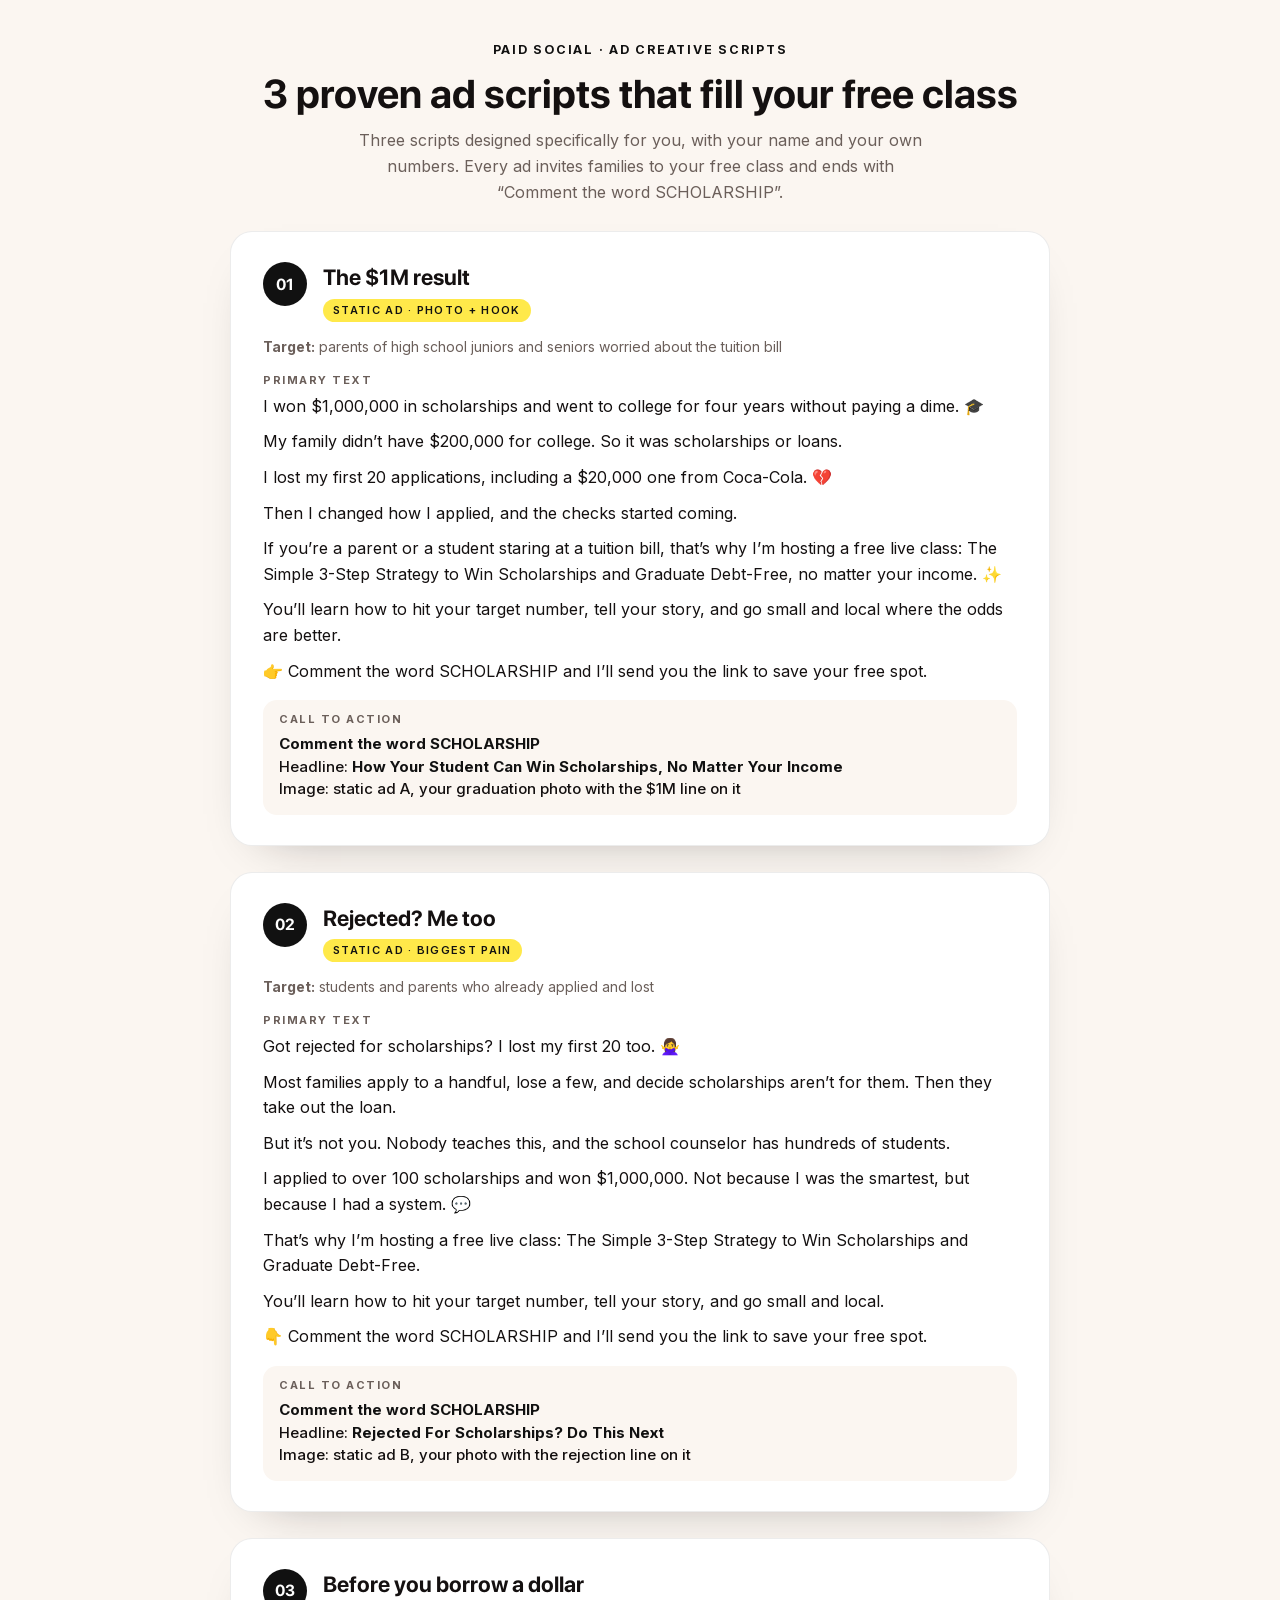
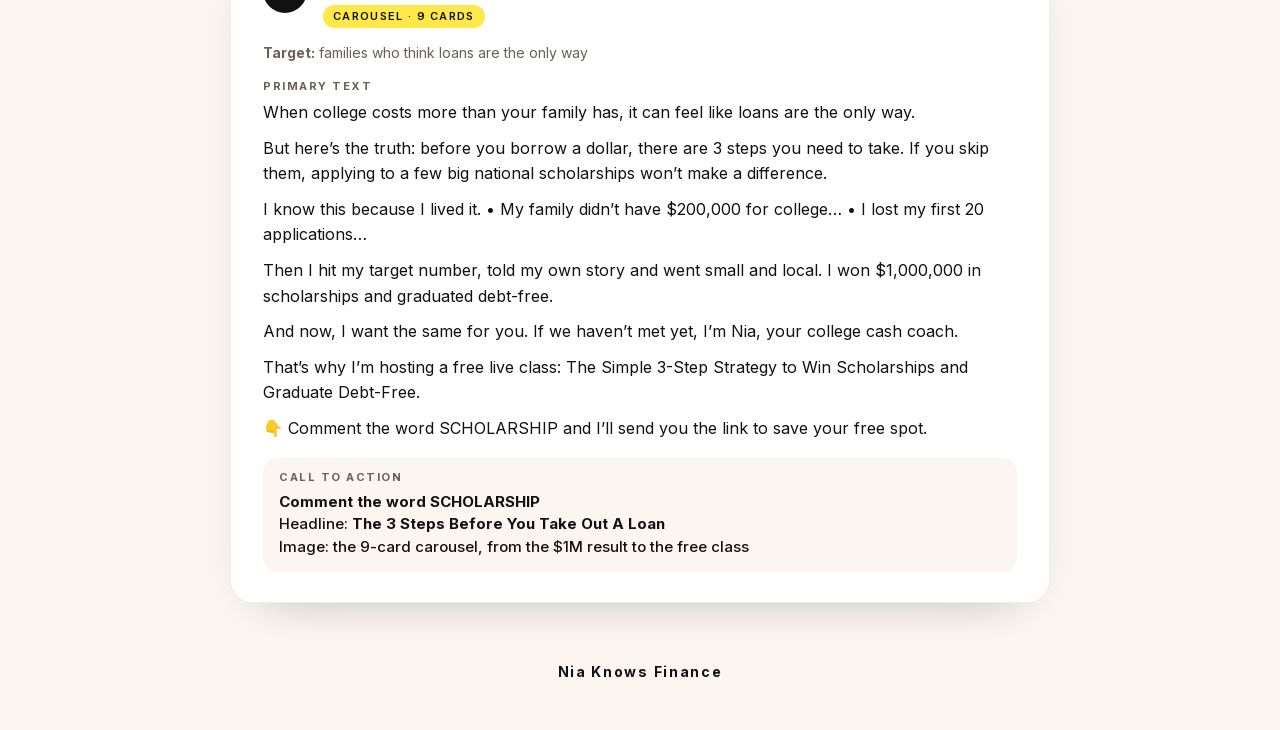
<file: ad-scripts/index.html>
<!doctype html>
<html lang="en">
<head>
  <meta charset="utf-8" />
  <meta name="viewport" content="width=device-width, initial-scale=1" />
  <title>Ad scripts · Nia Knows Finance</title>
  <meta name="robots" content="noindex" />
  <link rel="icon" href="../assets/img/favicon.png" type="image/png" />
  <link rel="apple-touch-icon" href="../assets/img/apple-touch-icon.png" />
    <style>
  @font-face{font-family:"SFD";src:url(../assets/fonts/sfpro-bold.woff2) format("woff2");font-weight:700;font-display:swap}
  @font-face{font-family:"Inter";src:url(../assets/fonts/inter-normal.woff2) format("woff2");font-weight:100 900;font-display:swap}
  :root{--accent:#111111;--accent-ink:#fff;--display:SFD,Inter,sans-serif;--ease:cubic-bezier(.2,.7,.2,1);--ink:#141010;--muted:#6b5f5a;--r:18px;--w:1120px}
  html,body{background:#fbf6f1;color:#141010;margin:0;font-family:Inter,system-ui,sans-serif;overflow-x:hidden}
  .sa__intro{text-align:center;padding:44px 16px 12px}
  .eyebrow{color:#111111;font:700 .78rem/1 Inter,sans-serif;letter-spacing:.14em;text-transform:uppercase;margin:0}
  .sa__title{font:700 clamp(28px,5vw,40px)/1.1 SFD,Inter,sans-serif;margin:.4em 0 .3em}
  .sa__note{color:#6b5f5a;max-width:580px;margin:0 auto 14px;font:400 16px/1.6 Inter,sans-serif}
  .hint{text-align:center;color:#6b5f5a;font:400 14px/1.5 Inter;padding:0 16px}
  .brandfoot{text-align:center;padding:34px 16px 50px;font:700 14px Inter;letter-spacing:.12em}
  .brandfoot b{color:#111111}
  
  .wrap{max-width:820px;margin:0 auto;padding:0 16px}
  .ad{background:#fff;border:1px solid rgba(20,16,16,.08);border-radius:22px;padding:30px 32px;margin:0 0 26px;box-shadow:0 20px 50px -34px rgba(20,16,16,.4)}
  .ad__head{display:flex;gap:16px;align-items:flex-start;margin-bottom:14px}
  .ad__num{flex:none;width:44px;height:44px;border-radius:50%;background:#111111;color:#fff;display:grid;place-items:center;font:700 16px SFD,Inter}
  .ad__title{font:700 22px/1.25 SFD,Inter,sans-serif;margin:2px 0 6px}
  .ad__angle{display:inline-block;font:600 11px/1 Inter;letter-spacing:.12em;text-transform:uppercase;color:#111111;background:#ffe94a;border-radius:99px;padding:6px 10px}
  .ad__target{font:400 14px/1.5 Inter;color:#6b5f5a;margin:0 0 16px}
  .ad__label{font:700 11px/1 Inter;letter-spacing:.14em;text-transform:uppercase;color:#6b5f5a;margin:18px 0 8px}
  .ad__body p{margin:0 0 10px;font:400 16px/1.6 Inter;color:#141010}
  .ad__cta{margin-top:16px;padding:14px 16px;border-radius:14px;background:#fbf6f1;font:500 15px/1.5 Inter}
  .ad__cta b{color:#111111}
  </style>
</head>
<body>
  <main class="page">
    <div class="sa__intro">
      <p class="eyebrow">Paid social · Ad creative scripts</p>
      <h1 class="sa__title">3 proven ad scripts that fill your free class</h1>
      <p class="sa__note">Three scripts designed specifically for you, with your name and your own numbers. Every ad invites families to your free class and ends with &ldquo;Comment the word SCHOLARSHIP&rdquo;.</p>
    </div>
    <div class="wrap"><article class="ad"><div class="ad__head"><span class="ad__num">01</span><div><h2 class="ad__title">The $1M result</h2><span class="ad__angle">Static ad &middot; photo + hook</span></div></div>
<p class="ad__target"><b>Target:</b> parents of high school juniors and seniors worried about the tuition bill</p><p class="ad__label">Primary text</p><div class="ad__body"><p>I won $1,000,000 in scholarships and went to college for four years without paying a dime. &#127891;</p><p>My family didn&rsquo;t have $200,000 for college. So it was scholarships or loans.</p><p>I lost my first 20 applications, including a $20,000 one from Coca-Cola. &#128148;</p><p>Then I changed how I applied, and the checks started coming.</p><p>If you&rsquo;re a parent or a student staring at a tuition bill, that&rsquo;s why I&rsquo;m hosting a free live class: The Simple 3-Step Strategy to Win Scholarships and Graduate Debt-Free, no matter your income. &#10024;</p><p>You&rsquo;ll learn how to hit your target number, tell your story, and go small and local where the odds are better.</p><p>&#128073; Comment the word SCHOLARSHIP and I&rsquo;ll send you the link to save your free spot.</p></div><div class="ad__cta"><p class="ad__label" style="margin-top:0">Call to action</p><b>Comment the word SCHOLARSHIP</b><br>Headline: <b>How Your Student Can Win Scholarships, No Matter Your Income</b><br>Image: static ad A, your graduation photo with the $1M line on it</div></article>
<article class="ad"><div class="ad__head"><span class="ad__num">02</span><div><h2 class="ad__title">Rejected? Me too</h2><span class="ad__angle">Static ad &middot; biggest pain</span></div></div>
<p class="ad__target"><b>Target:</b> students and parents who already applied and lost</p><p class="ad__label">Primary text</p><div class="ad__body"><p>Got rejected for scholarships? I lost my first 20 too. &#128581;&#8205;&#9792;&#65039;</p><p>Most families apply to a handful, lose a few, and decide scholarships aren&rsquo;t for them. Then they take out the loan.</p><p>But it&rsquo;s not you. Nobody teaches this, and the school counselor has hundreds of students.</p><p>I applied to over 100 scholarships and won $1,000,000. Not because I was the smartest, but because I had a system. &#128172;</p><p>That&rsquo;s why I&rsquo;m hosting a free live class: The Simple 3-Step Strategy to Win Scholarships and Graduate Debt-Free.</p><p>You&rsquo;ll learn how to hit your target number, tell your story, and go small and local.</p><p>&#128071; Comment the word SCHOLARSHIP and I&rsquo;ll send you the link to save your free spot.</p></div><div class="ad__cta"><p class="ad__label" style="margin-top:0">Call to action</p><b>Comment the word SCHOLARSHIP</b><br>Headline: <b>Rejected For Scholarships? Do This Next</b><br>Image: static ad B, your photo with the rejection line on it</div></article>
<article class="ad"><div class="ad__head"><span class="ad__num">03</span><div><h2 class="ad__title">Before you borrow a dollar</h2><span class="ad__angle">Carousel &middot; 9 cards</span></div></div>
<p class="ad__target"><b>Target:</b> families who think loans are the only way</p><p class="ad__label">Primary text</p><div class="ad__body"><p>When college costs more than your family has, it can feel like loans are the only way.</p><p>But here&rsquo;s the truth: before you borrow a dollar, there are 3 steps you need to take. If you skip them, applying to a few big national scholarships won&rsquo;t make a difference.</p><p>I know this because I lived it. &bull; My family didn&rsquo;t have $200,000 for college&hellip; &bull; I lost my first 20 applications&hellip;</p><p>Then I hit my target number, told my own story and went small and local. I won $1,000,000 in scholarships and graduated debt-free.</p><p>And now, I want the same for you. If we haven&rsquo;t met yet, I&rsquo;m Nia, your college cash coach.</p><p>That&rsquo;s why I&rsquo;m hosting a free live class: The Simple 3-Step Strategy to Win Scholarships and Graduate Debt-Free.</p><p>&#128071; Comment the word SCHOLARSHIP and I&rsquo;ll send you the link to save your free spot.</p></div><div class="ad__cta"><p class="ad__label" style="margin-top:0">Call to action</p><b>Comment the word SCHOLARSHIP</b><br>Headline: <b>The 3 Steps Before You Take Out A Loan</b><br>Image: the 9-card carousel, from the $1M result to the free class</div></article>

</div>
  </main>
  <footer class="brandfoot"><b>Nia Knows Finance</b></footer>
</body>
</html>
</file>
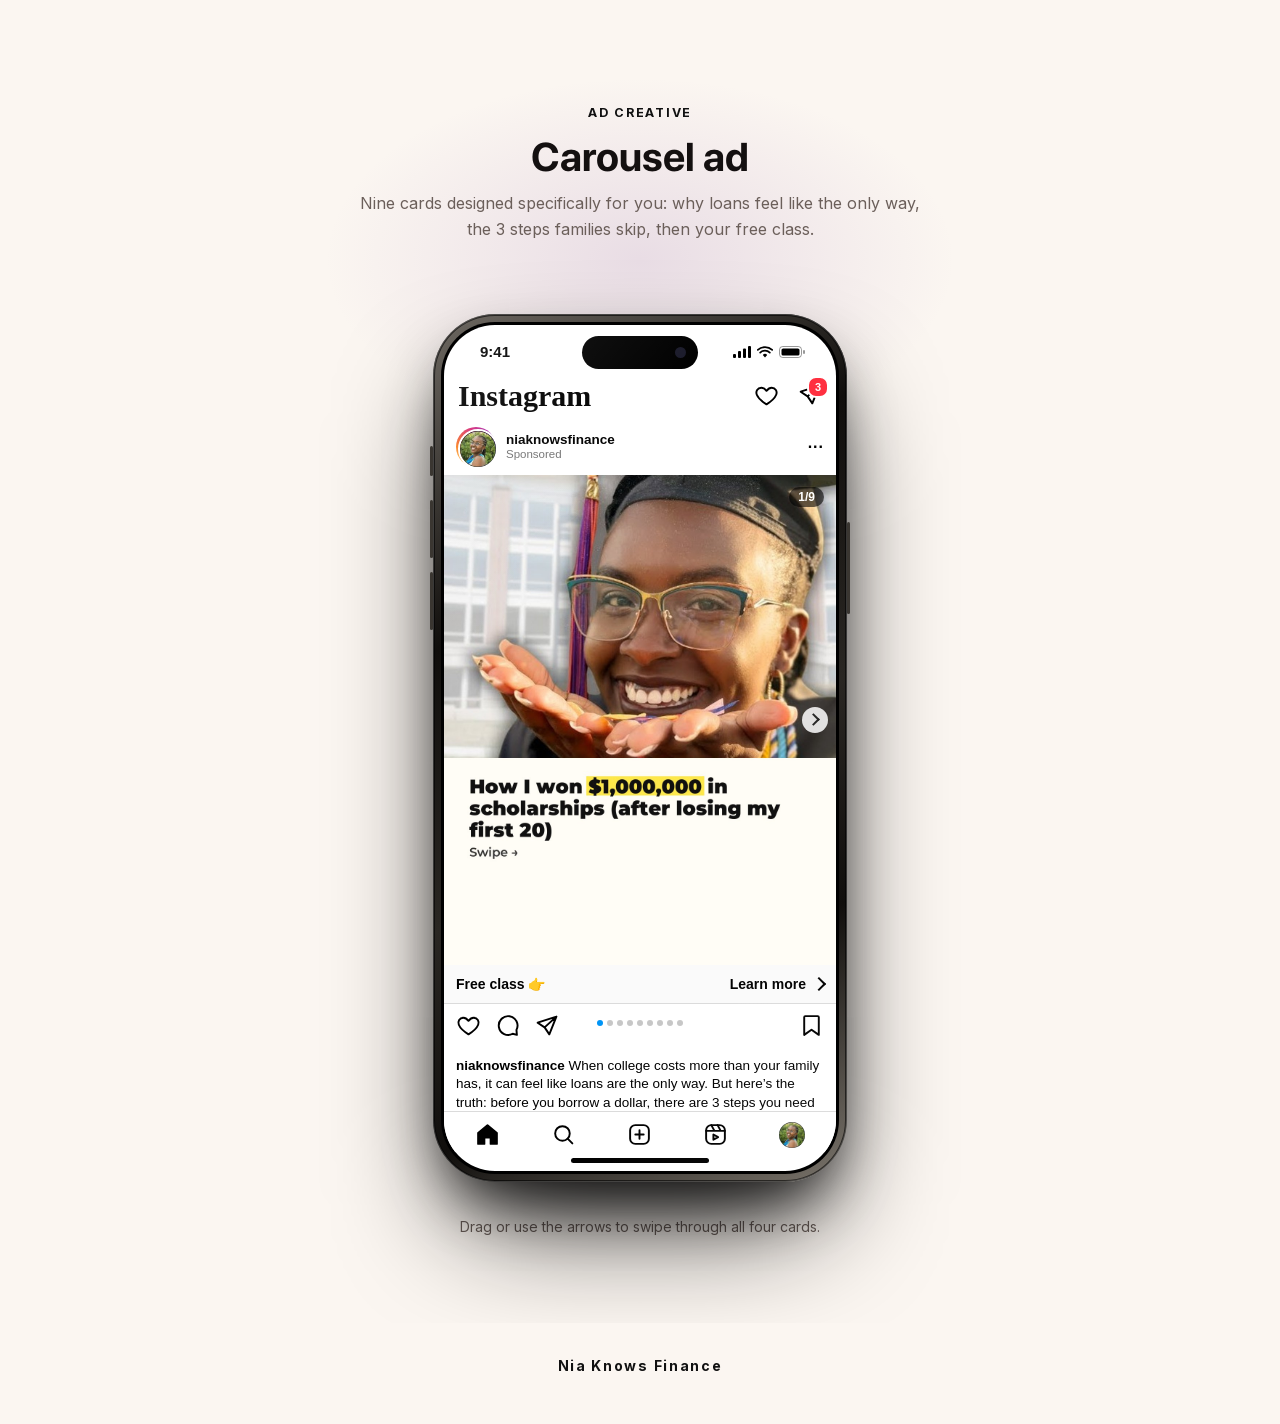
<file: carousel/index.html>
<!doctype html>
<html lang="en">
<head>
  <meta charset="utf-8" />
  <meta name="viewport" content="width=device-width, initial-scale=1" />
  <title>Carousel ad · Nia Knows Finance</title>
  <meta name="robots" content="noindex" />
  <link rel="icon" href="../assets/img/favicon.png" type="image/png" />
  <link rel="apple-touch-icon" href="../assets/img/apple-touch-icon.png" />
  <link rel="stylesheet" href="../assets/phone.css" />
  <style>
  @font-face{font-family:"SFD";src:url(../assets/fonts/sfpro-bold.woff2) format("woff2");font-weight:700;font-display:swap}
  @font-face{font-family:"Inter";src:url(../assets/fonts/inter-normal.woff2) format("woff2");font-weight:100 900;font-display:swap}
  :root{--accent:#111111;--accent-ink:#fff;--display:SFD,Inter,sans-serif;--ease:cubic-bezier(.2,.7,.2,1);--ink:#141010;--muted:#6b5f5a;--r:18px;--w:1120px}
  html,body{background:#fbf6f1;color:#141010;margin:0;font-family:Inter,system-ui,sans-serif;overflow-x:hidden}
  .sa__intro{text-align:center;padding:44px 16px 12px}
  .eyebrow{color:#111111;font:700 .78rem/1 Inter,sans-serif;letter-spacing:.14em;text-transform:uppercase;margin:0}
  .sa__title{font:700 clamp(28px,5vw,40px)/1.1 SFD,Inter,sans-serif;margin:.4em 0 .3em}
  .sa__note{color:#6b5f5a;max-width:580px;margin:0 auto 14px;font:400 16px/1.6 Inter,sans-serif}
  .hint{text-align:center;color:#6b5f5a;font:400 14px/1.5 Inter;padding:0 16px}
  .brandfoot{text-align:center;padding:34px 16px 50px;font:700 14px Inter;letter-spacing:.12em}
  .brandfoot b{color:#111111}
  </style>
<script>try{if("scrollRestoration" in history)history.scrollRestoration="manual"}catch(e){}addEventListener("load",function(){if(!location.hash){scrollTo(0,0)}});</script>
</head>
<body>
  <main class="page">
    <section class="sa">
      <div class="sa__glow" aria-hidden="true"></div>
      <div class="sa__intro">
        <p class="eyebrow">Ad creative</p>
        <h1 class="sa__title">Carousel ad</h1>
        <p class="sa__note">Nine cards designed specifically for you: why loans feel like the only way, the 3 steps families skip, then your free class.</p>
      </div>
      <div class="stage">
        <div class="phone-wrap" id="pw">
          <div class="iphone">
            <span class="btn-side l" style="top:132px;height:30px"></span><span class="btn-side l" style="top:186px;height:58px"></span><span class="btn-side l" style="top:258px;height:58px"></span><span class="btn-side r" style="top:208px;height:92px"></span>
            <div class="screen">
              <div class="status"><span>9:41</span><span class="island"></span><span class="ic"><svg viewBox="0 0 18 12"><rect x="0" y="8" width="3" height="4" rx="1" fill="#000"/><rect x="5" y="5" width="3" height="7" rx="1" fill="#000"/><rect x="10" y="2.5" width="3" height="9.5" rx="1" fill="#000"/><rect x="15" y="0" width="3" height="12" rx="1" fill="#000"/></svg><svg viewBox="0 0 16 12"><path d="M8 11.5l2.2-2.6a3.2 3.2 0 0 0-4.4 0z" fill="#000"/><path d="M3.2 6.6a6.8 6.8 0 0 1 9.6 0" stroke="#000" stroke-width="1.8" fill="none" stroke-linecap="round"/><path d="M.8 3.9a10.5 10.5 0 0 1 14.4 0" stroke="#000" stroke-width="1.8" fill="none" stroke-linecap="round"/></svg><svg viewBox="0 0 27 12"><rect x=".5" y=".5" width="22" height="11" rx="3.2" fill="none" stroke="#000" opacity=".4"/><rect x="2.5" y="2.5" width="18" height="7" rx="1.6" fill="#000"/><rect x="24" y="4" width="2" height="4" rx="1" fill="#000" opacity=".4"/></svg></span></div>
              <div class="ig-top"><span class="ig-logo">Instagram</span><span class="ic"><svg viewBox="0 0 24 24"><path d="M12 20.5s-7.5-4.6-9.3-9.2C1.4 8 3.4 4.5 7 4.5c2.1 0 3.6 1.2 5 3 1.4-1.8 2.9-3 5-3 3.6 0 5.6 3.5 4.3 6.8-1.8 4.6-9.3 9.2-9.3 9.2z"/></svg><span style="position:relative"><svg viewBox="0 0 24 24"><path d="M21.5 3.5L10.2 13.8M21.5 3.5l-6.8 17-4.5-6.7-6.7-4.5z"/></svg><span class="ig-badge">3</span></span></span></div>
              <div class="feed">
                <div class="post-head"><span class="avatar-ring"><img src="../assets/img/pfp.jpg" alt="" /></span><span class="who"><b>niaknowsfinance</b><small>Sponsored</small></span><span class="dots3">&middot;&middot;&middot;</span></div>
                <div class="post-media post-media--car" style="aspect-ratio:4/5"><div class="ctrack" id="ctrack"><img src="../assets/img/ads/car-1.jpg?v=5" alt="Slide 1" draggable="false" /><img src="../assets/img/ads/car-2.jpg?v=5" alt="Slide 2" draggable="false" /><img src="../assets/img/ads/car-3.jpg?v=5" alt="Slide 3" draggable="false" /><img src="../assets/img/ads/car-4.jpg?v=5" alt="Slide 4" draggable="false" /><img src="../assets/img/ads/car-5.jpg?v=5" alt="Slide 5" draggable="false" /><img src="../assets/img/ads/car-6.jpg?v=5" alt="Slide 6" draggable="false" /><img src="../assets/img/ads/car-7.jpg?v=5" alt="Slide 7" draggable="false" /><img src="../assets/img/ads/car-8.jpg?v=5" alt="Slide 8" draggable="false" /><img src="../assets/img/ads/car-9.jpg?v=5" alt="Slide 9" draggable="false" /></div><button class="cnav prev" id="cprev" type="button" aria-label="Previous" disabled></button><button class="cnav next" id="cnext" type="button" aria-label="Next"></button><span class="ig-count"><span id="ccur">1</span>/9</span></div><a class="cta-strip" href="../register/" target="_blank" rel="noopener"><span id="ctitle">Free class &#128073;</span><span style="display:flex;align-items:center;gap:8px;font-weight:600">Learn more<i></i></span></a>
                <div class="actions"><svg viewBox="0 0 24 24"><path d="M12 20.5s-7.5-4.6-9.3-9.2C1.4 8 3.4 4.5 7 4.5c2.1 0 3.6 1.2 5 3 1.4-1.8 2.9-3 5-3 3.6 0 5.6 3.5 4.3 6.8-1.8 4.6-9.3 9.2-9.3 9.2z"/></svg><svg viewBox="0 0 24 24"><path d="M20.6 16.2A9 9 0 1 0 17 19.9L21 21z"/></svg><svg viewBox="0 0 24 24"><path d="M21.5 3.5L10.2 13.8M21.5 3.5l-6.8 17-4.5-6.7-6.7-4.5z"/></svg><span class="cdots" id="cdots"><span class="on"></span><span></span><span></span><span></span><span></span><span></span><span></span><span></span><span></span></span><span class="spacer"></span><svg viewBox="0 0 24 24"><path d="M19 21l-7-5-7 5V4a1 1 0 0 1 1-1h12a1 1 0 0 1 1 1z"/></svg></div>
                
                <p class="caption"><b>niaknowsfinance</b> When college costs more than your family has, it can feel like loans are the only way. But here&rsquo;s the truth: before you borrow a dollar, there are 3 steps you need to take. If you skip them, applying to a few big national scholarships won&rsquo;t make a difference. I know this because I lived it. &bull; My family didn&rsquo;t have $200,000 for college&hellip; &bull; I lost my first 20 applications&hellip; Then I hit my target number, told my own story and went small and local. I won $1,000,000 in scholarships and graduated debt-free. And now, I want the same for you. If we haven&rsquo;t met yet, I&rsquo;m Nia, your college cash coach. That&rsquo;s why I&rsquo;m hosting a free live class: The Simple 3-Step Strategy to Win Scholarships and Graduate Debt-Free. &#128071; Comment the word SCHOLARSHIP and I&rsquo;ll send you the link to save your free spot. <span class="more">... more</span></p>
                
                <p class="stamp">2 hours ago</p>
              </div>
              <div class="tabbar"><svg viewBox="0 0 24 24"><path d="M3 10.5L12 3l9 7.5V21h-6v-6H9v6H3z" fill="#000"/></svg><svg viewBox="0 0 24 24"><circle cx="11" cy="11" r="7"/><path d="M20.5 20.5l-4.5-4.5"/></svg><svg viewBox="0 0 24 24"><rect x="3" y="3" width="18" height="18" rx="5"/><path d="M12 8v8M8 12h8"/></svg><svg viewBox="0 0 24 24"><rect x="3" y="3" width="18" height="18" rx="5"/><path d="M3 8.5h18M8 3l3 5.5M14 3l3 5.5M10 12v5l4.5-2.5z"/></svg><img class="me" src="../assets/img/pfp.jpg" alt="" /></div>
              <div class="homebar"></div>
            </div>
          </div>
          
        </div>
      </div>
      <p class="hint">Drag or use the arrows to swipe through all four cards.</p>
    </section>
  </main>
  <footer class="brandfoot"><b>Nia Knows Finance</b></footer>
  <script>
(function(){var T=["Free class &#128073;","Free class &#128073;","Free class &#128073;","Free class &#128073;","Free class &#128073;","Free class &#128073;","Free class &#128073;","Free class &#128073;","Save your spot &#128073;"];var t=document.getElementById("ctrack"),p=document.getElementById("cprev"),n=document.getElementById("cnext"),c=document.getElementById("ccur"),d=document.querySelectorAll("#cdots span"),w=document.getElementById("pw");
function cur(){return Math.round(t.scrollLeft/t.clientWidth);}
function upd(){var i=cur();c.textContent=i+1;p.disabled=i===0;n.disabled=i===8;document.getElementById("ctitle").innerHTML=T[i];d.forEach(function(s,k){s.classList.toggle("on",k===i)});if(i>0)w.classList.add("swiped");}
function go(i){t.scrollTo({left:i*t.clientWidth,behavior:"smooth"});}
p.onclick=function(){go(cur()-1)};n.onclick=function(){go(cur()+1)};t.addEventListener("scroll",function(){requestAnimationFrame(upd)});
document.addEventListener("keydown",function(e){if(e.key==="ArrowRight")go(cur()+1);if(e.key==="ArrowLeft")go(cur()-1);});
var down=false,sx=0,sl=0;t.addEventListener("pointerdown",function(e){if(e.pointerType!=="mouse")return;down=true;sx=e.clientX;sl=t.scrollLeft;t.style.scrollSnapType="none";});
window.addEventListener("pointermove",function(e){if(down)t.scrollLeft=sl-(e.clientX-sx);});
window.addEventListener("pointerup",function(e){if(!down)return;down=false;t.style.scrollSnapType="";var dx=e.clientX-sx;var i=Math.round(sl/t.clientWidth)+(dx<-40?1:dx>40?-1:0);go(Math.max(0,Math.min(8,i)));});})();
</script>
</body>
</html>
</file>
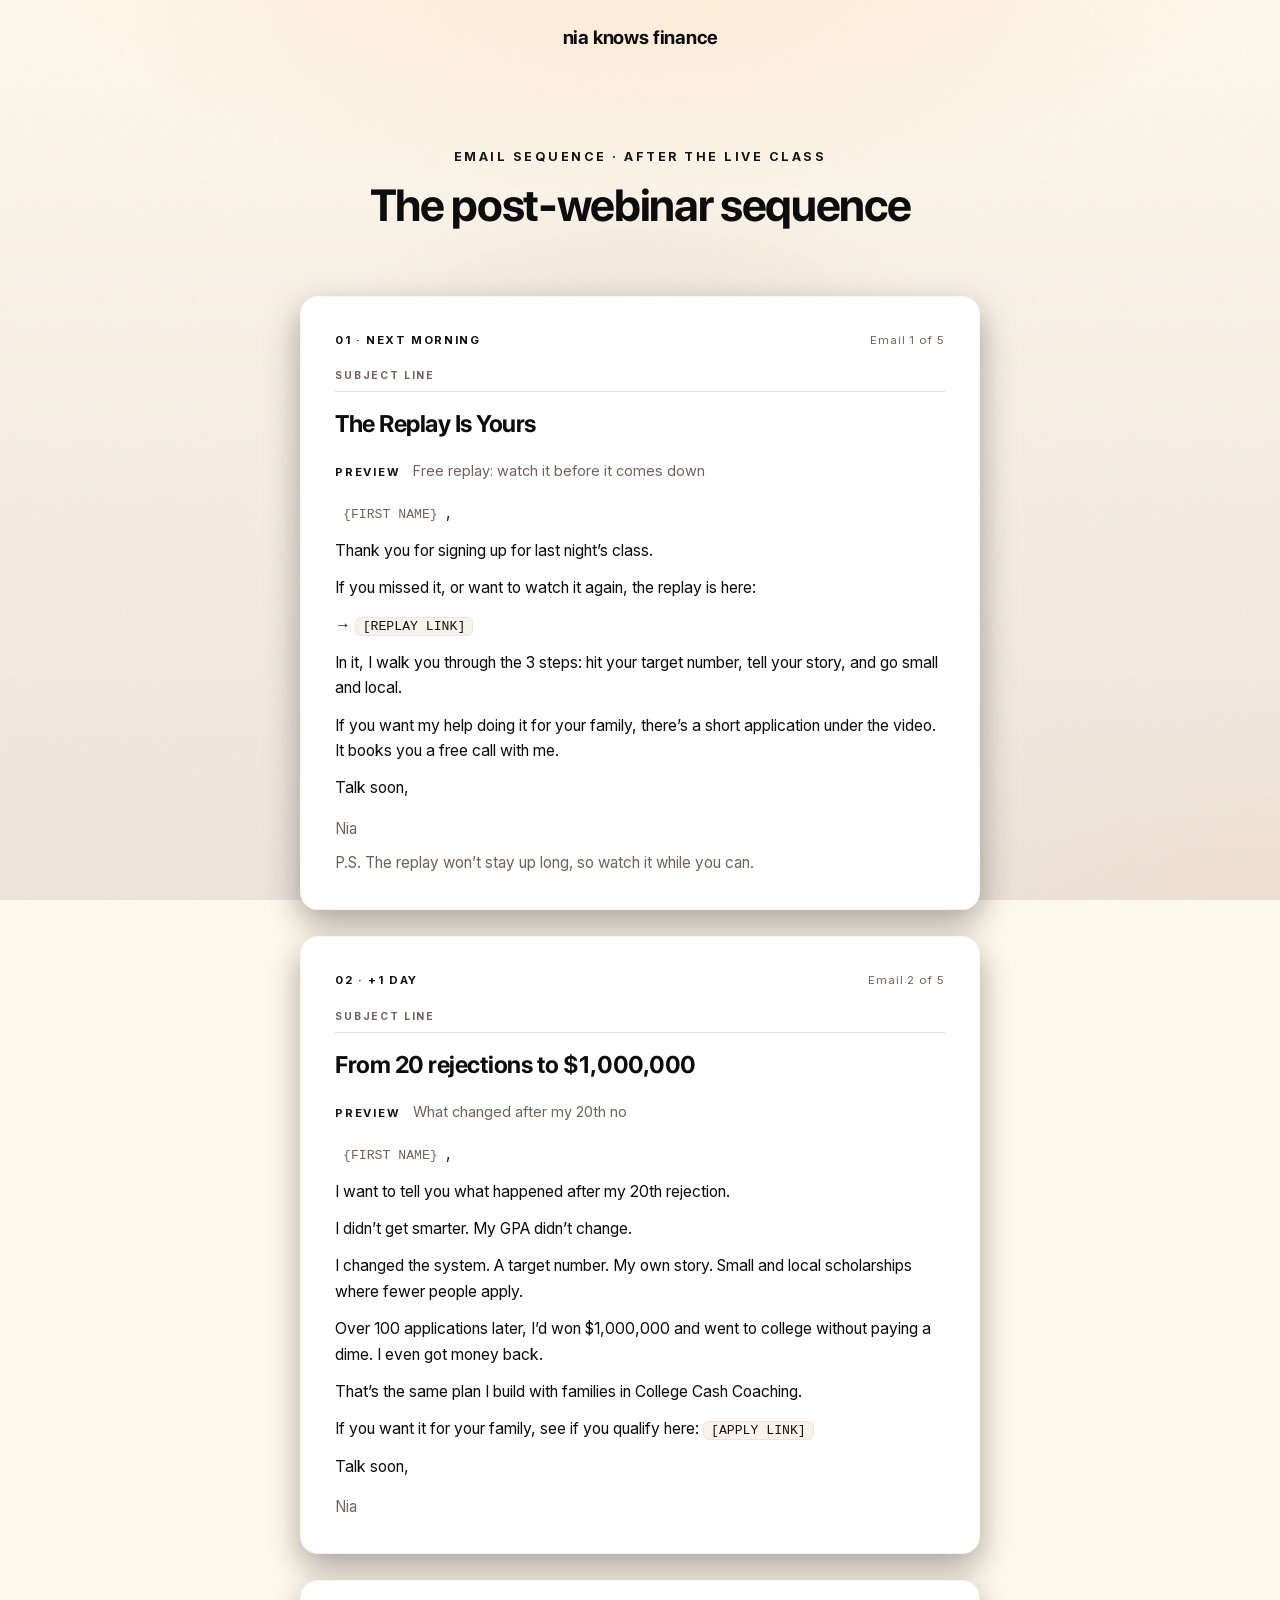
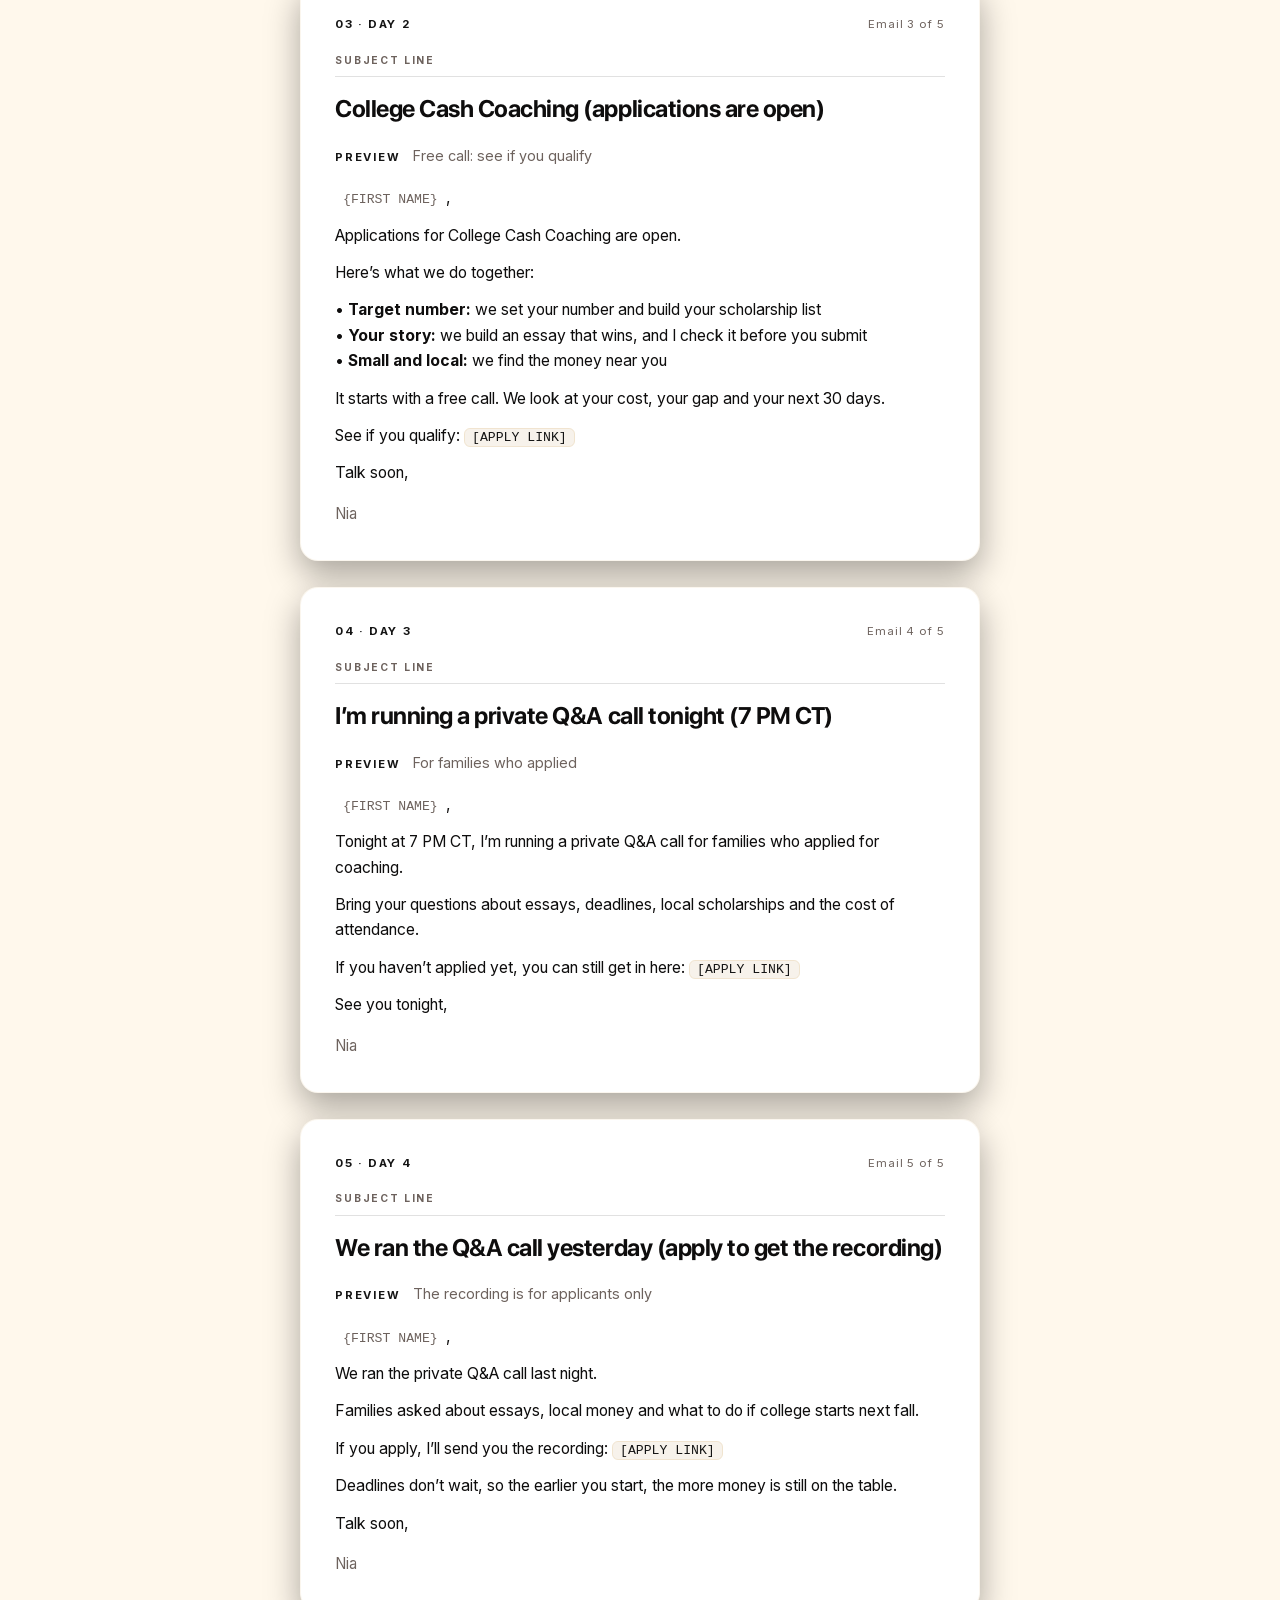
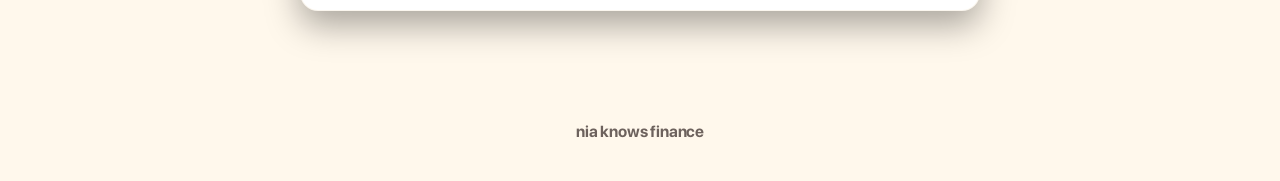
<file: post-webinar/index.html>
<!doctype html>
<html lang="en">
<head>
  <meta charset="utf-8" />
  <meta name="viewport" content="width=device-width, initial-scale=1" />
  <title>Post-webinar emails · Nia Knows Finance</title>
  <meta name="robots" content="noindex" />
  <script>document.documentElement.className += " js";</script>
  <link rel="icon" href="../assets/img/favicon.png" type="image/png" />
  <link rel="apple-touch-icon" href="../assets/img/apple-touch-icon.png" />
  <link rel="stylesheet" href="../assets/vendor/lenis.css" />
  <link rel="stylesheet" href="../assets/vsl.css" />
  <link rel="stylesheet" href="../assets/emails.css" />
  <link rel="stylesheet" href="../assets/brand.css" />
<script data-topfix>try{if("scrollRestoration" in history)history.scrollRestoration="manual"}catch(e){}addEventListener("load",function(){if(!location.hash){scrollTo(0,0);setTimeout(function(){scrollTo(0,0)},50)}});</script>
</head>
<body>
  <header class="brandbar"><div class="brand"><span class="brand__word">Nia Knows Finance</span></div></header>
  <main class="page">
    <section class="seq">
      <div class="seq__glow" aria-hidden="true"></div>
      <div class="container">
        <header class="seq__intro">
          <p class="seq__eyebrow reveal">Email sequence · After the live class</p>
          <h1 class="seq__title reveal" style="--i:1">The post-webinar sequence</h1>
        </header>
        <div class="seq__list">
          <article class="email reveal">
            <div class="email__head"><span class="email__tag">01 · Next morning</span><span class="email__count">Email 1 of 5</span></div>
            <span class="email__sl-label">Subject line</span>
            <h2 class="email__subject">The Replay Is Yours</h2>
            <p class="email__pv"><b>Preview</b> Free replay: watch it before it comes down</p>
            <div class="email__body"><p><span class="tok-merge">{FIRST NAME}</span>,</p><p>Thank you for signing up for last night&rsquo;s class.</p><p>If you missed it, or want to watch it again, the replay is here:</p><p>&rarr; <span class="tok-link">[REPLAY LINK]</span></p><p>In it, I walk you through the 3 steps: hit your target number, tell your story, and go small and local.</p><p>If you want my help doing it for your family, there&rsquo;s a short application under the video. It books you a free call with me.</p><p>Talk soon,</p></div>
            <p class="email__sign">Nia</p><p class="ps">P.S. The replay won&rsquo;t stay up long, so watch it while you can.</p>
          </article>
          <article class="email reveal">
            <div class="email__head"><span class="email__tag">02 · +1 day</span><span class="email__count">Email 2 of 5</span></div>
            <span class="email__sl-label">Subject line</span>
            <h2 class="email__subject">From 20 rejections to $1,000,000</h2>
            <p class="email__pv"><b>Preview</b> What changed after my 20th no</p>
            <div class="email__body"><p><span class="tok-merge">{FIRST NAME}</span>,</p><p>I want to tell you what happened after my 20th rejection.</p><p>I didn&rsquo;t get smarter. My GPA didn&rsquo;t change.</p><p>I changed the system. A target number. My own story. Small and local scholarships where fewer people apply.</p><p>Over 100 applications later, I&rsquo;d won $1,000,000 and went to college without paying a dime. I even got money back.</p><p>That&rsquo;s the same plan I build with families in College Cash Coaching.</p><p>If you want it for your family, see if you qualify here: <span class="tok-link">[APPLY LINK]</span></p><p>Talk soon,</p></div>
            <p class="email__sign">Nia</p>
          </article>
          <article class="email reveal">
            <div class="email__head"><span class="email__tag">03 · Day 2</span><span class="email__count">Email 3 of 5</span></div>
            <span class="email__sl-label">Subject line</span>
            <h2 class="email__subject">College Cash Coaching (applications are open)</h2>
            <p class="email__pv"><b>Preview</b> Free call: see if you qualify</p>
            <div class="email__body"><p><span class="tok-merge">{FIRST NAME}</span>,</p><p>Applications for College Cash Coaching are open.</p><p>Here&rsquo;s what we do together:</p><p>&bull; <b>Target number:</b> we set your number and build your scholarship list<br>&bull; <b>Your story:</b> we build an essay that wins, and I check it before you submit<br>&bull; <b>Small and local:</b> we find the money near you</p><p>It starts with a free call. We look at your cost, your gap and your next 30 days.</p><p>See if you qualify: <span class="tok-link">[APPLY LINK]</span></p><p>Talk soon,</p></div>
            <p class="email__sign">Nia</p>
          </article>
          <article class="email reveal">
            <div class="email__head"><span class="email__tag">04 · Day 3</span><span class="email__count">Email 4 of 5</span></div>
            <span class="email__sl-label">Subject line</span>
            <h2 class="email__subject">I&rsquo;m running a private Q&amp;A call tonight (7 PM CT)</h2>
            <p class="email__pv"><b>Preview</b> For families who applied</p>
            <div class="email__body"><p><span class="tok-merge">{FIRST NAME}</span>,</p><p>Tonight at 7 PM CT, I&rsquo;m running a private Q&amp;A call for families who applied for coaching.</p><p>Bring your questions about essays, deadlines, local scholarships and the cost of attendance.</p><p>If you haven&rsquo;t applied yet, you can still get in here: <span class="tok-link">[APPLY LINK]</span></p><p>See you tonight,</p></div>
            <p class="email__sign">Nia</p>
          </article>
          <article class="email reveal">
            <div class="email__head"><span class="email__tag">05 · Day 4</span><span class="email__count">Email 5 of 5</span></div>
            <span class="email__sl-label">Subject line</span>
            <h2 class="email__subject">We ran the Q&amp;A call yesterday (apply to get the recording)</h2>
            <p class="email__pv"><b>Preview</b> The recording is for applicants only</p>
            <div class="email__body"><p><span class="tok-merge">{FIRST NAME}</span>,</p><p>We ran the private Q&amp;A call last night.</p><p>Families asked about essays, local money and what to do if college starts next fall.</p><p>If you apply, I&rsquo;ll send you the recording: <span class="tok-link">[APPLY LINK]</span></p><p>Deadlines don&rsquo;t wait, so the earlier you start, the more money is still on the table.</p><p>Talk soon,</p></div>
            <p class="email__sign">Nia</p>
          </article>
        </div>
      </div>
    </section>
  </main>
  <footer class="brandfoot"><div class="brand"><span class="brand__word">Nia Knows Finance</span></div></footer>
  <script src="../assets/vendor/lenis.min.js"></script>
  <script src="../assets/vsl.js"></script>
</body>
</html>
</file>
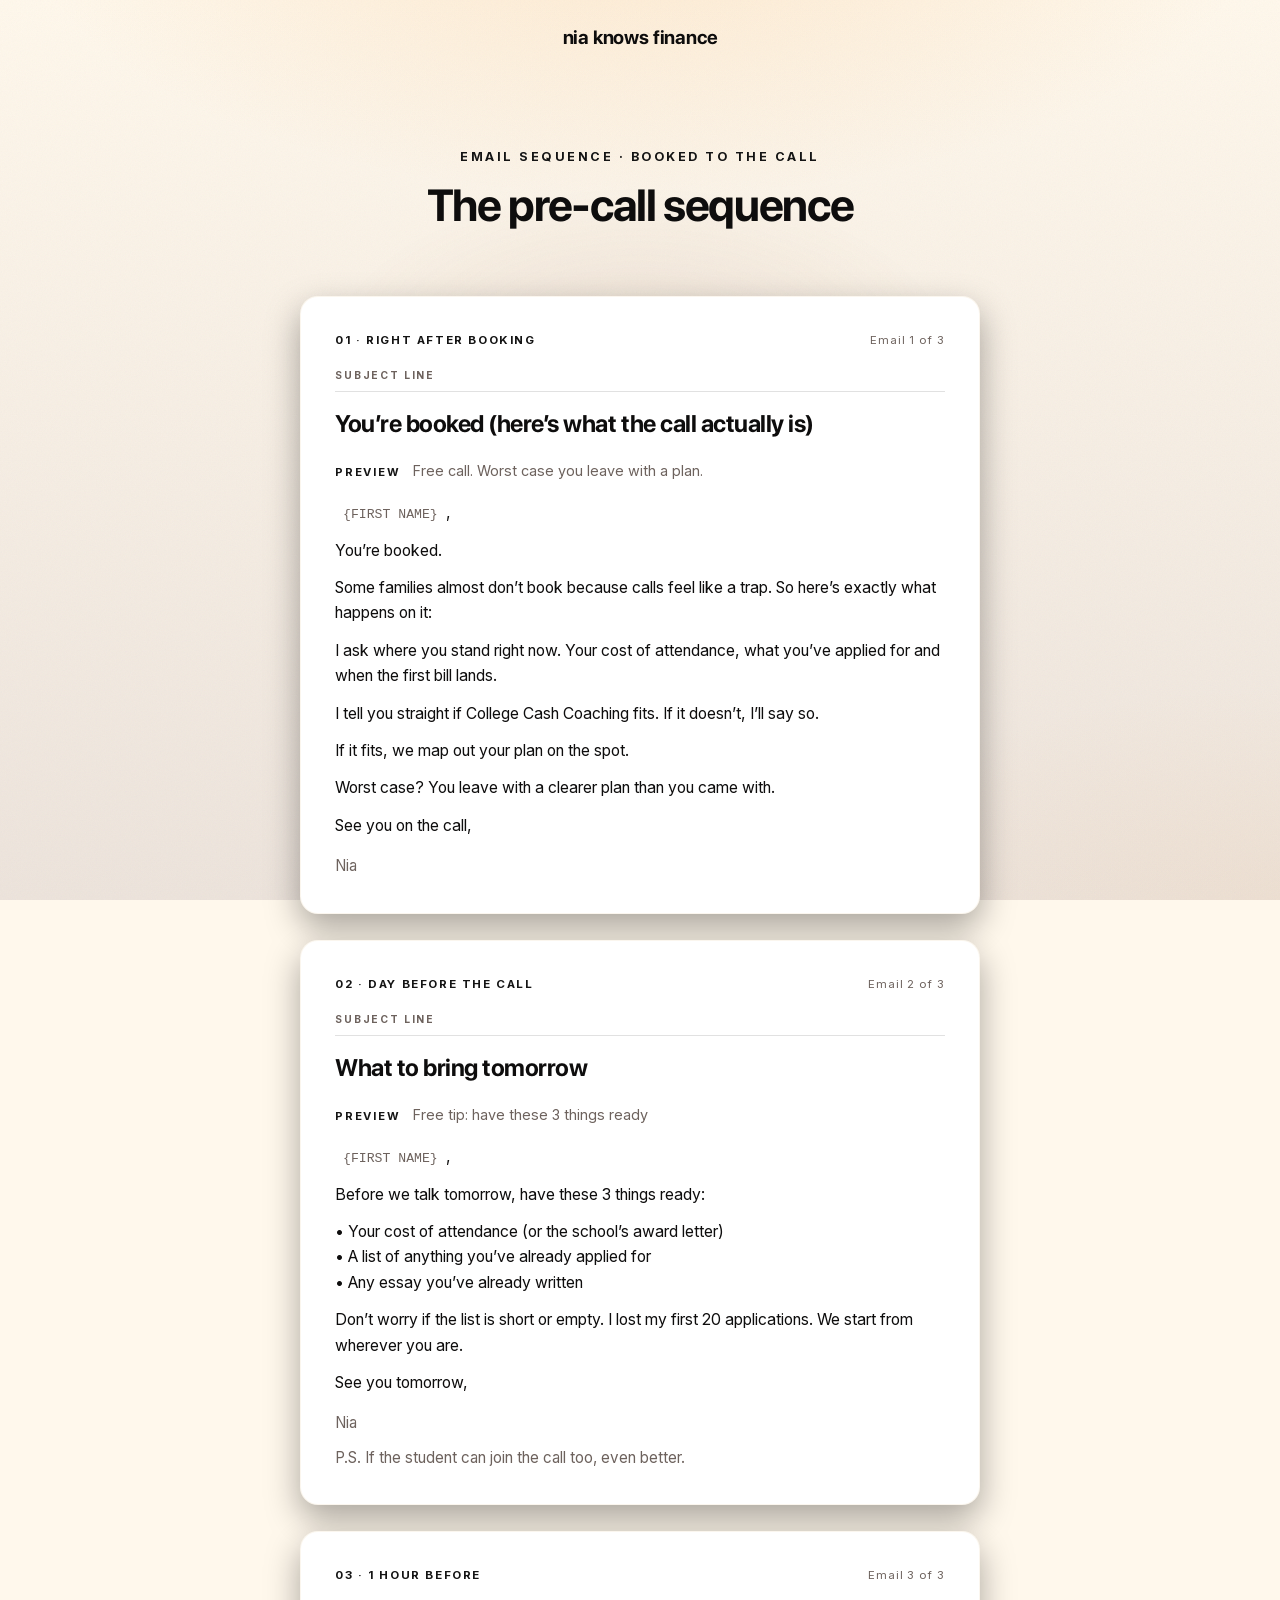
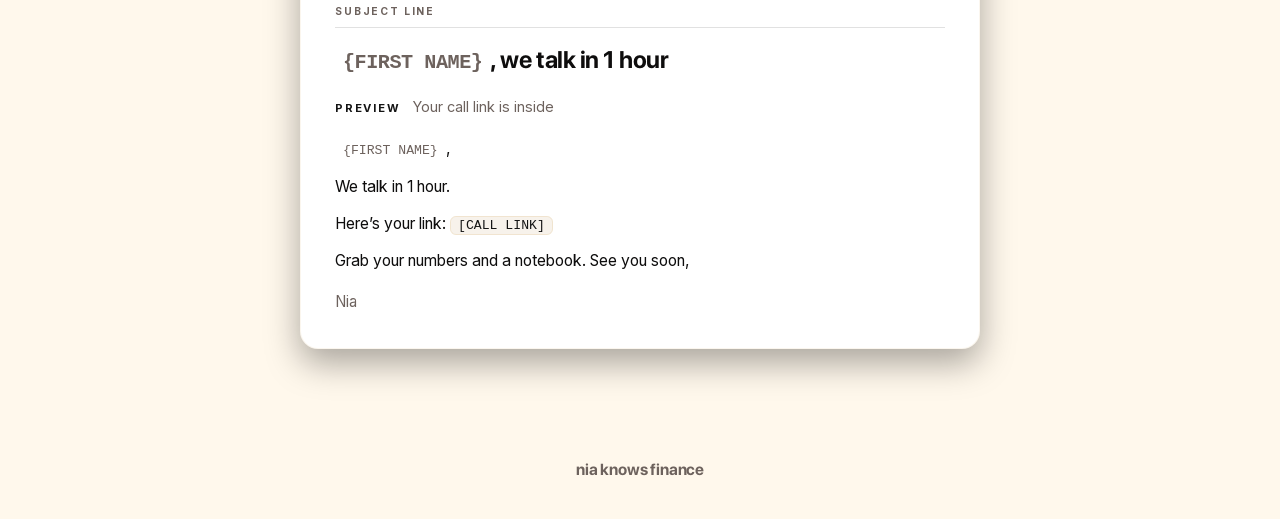
<file: pre-call/index.html>
<!doctype html>
<html lang="en">
<head>
  <meta charset="utf-8" />
  <meta name="viewport" content="width=device-width, initial-scale=1" />
  <title>Pre-call emails · Nia Knows Finance</title>
  <meta name="robots" content="noindex" />
  <script>document.documentElement.className += " js";</script>
  <link rel="icon" href="../assets/img/favicon.png" type="image/png" />
  <link rel="apple-touch-icon" href="../assets/img/apple-touch-icon.png" />
  <link rel="stylesheet" href="../assets/vendor/lenis.css" />
  <link rel="stylesheet" href="../assets/vsl.css" />
  <link rel="stylesheet" href="../assets/emails.css" />
  <link rel="stylesheet" href="../assets/brand.css" />
<script data-topfix>try{if("scrollRestoration" in history)history.scrollRestoration="manual"}catch(e){}addEventListener("load",function(){if(!location.hash){scrollTo(0,0);setTimeout(function(){scrollTo(0,0)},50)}});</script>
</head>
<body>
  <header class="brandbar"><div class="brand"><span class="brand__word">Nia Knows Finance</span></div></header>
  <main class="page">
    <section class="seq">
      <div class="seq__glow" aria-hidden="true"></div>
      <div class="container">
        <header class="seq__intro">
          <p class="seq__eyebrow reveal">Email sequence · Booked to the call</p>
          <h1 class="seq__title reveal" style="--i:1">The pre-call sequence</h1>
        </header>
        <div class="seq__list">
          <article class="email reveal">
            <div class="email__head"><span class="email__tag">01 · Right after booking</span><span class="email__count">Email 1 of 3</span></div>
            <span class="email__sl-label">Subject line</span>
            <h2 class="email__subject">You&rsquo;re booked (here&rsquo;s what the call actually is)</h2>
            <p class="email__pv"><b>Preview</b> Free call. Worst case you leave with a plan.</p>
            <div class="email__body"><p><span class="tok-merge">{FIRST NAME}</span>,</p><p>You&rsquo;re booked.</p><p>Some families almost don&rsquo;t book because calls feel like a trap. So here&rsquo;s exactly what happens on it:</p><p>I ask where you stand right now. Your cost of attendance, what you&rsquo;ve applied for and when the first bill lands.</p><p>I tell you straight if College Cash Coaching fits. If it doesn&rsquo;t, I&rsquo;ll say so.</p><p>If it fits, we map out your plan on the spot.</p><p>Worst case? You leave with a clearer plan than you came with.</p><p>See you on the call,</p></div>
            <p class="email__sign">Nia</p>
          </article>
          <article class="email reveal">
            <div class="email__head"><span class="email__tag">02 · Day before the call</span><span class="email__count">Email 2 of 3</span></div>
            <span class="email__sl-label">Subject line</span>
            <h2 class="email__subject">What to bring tomorrow</h2>
            <p class="email__pv"><b>Preview</b> Free tip: have these 3 things ready</p>
            <div class="email__body"><p><span class="tok-merge">{FIRST NAME}</span>,</p><p>Before we talk tomorrow, have these 3 things ready:</p><p>&bull; Your cost of attendance (or the school&rsquo;s award letter)<br>&bull; A list of anything you&rsquo;ve already applied for<br>&bull; Any essay you&rsquo;ve already written</p><p>Don&rsquo;t worry if the list is short or empty. I lost my first 20 applications. We start from wherever you are.</p><p>See you tomorrow,</p></div>
            <p class="email__sign">Nia</p><p class="ps">P.S. If the student can join the call too, even better.</p>
          </article>
          <article class="email reveal">
            <div class="email__head"><span class="email__tag">03 · 1 hour before</span><span class="email__count">Email 3 of 3</span></div>
            <span class="email__sl-label">Subject line</span>
            <h2 class="email__subject"><span class="tok-merge">{FIRST NAME}</span>, we talk in 1 hour</h2>
            <p class="email__pv"><b>Preview</b> Your call link is inside</p>
            <div class="email__body"><p><span class="tok-merge">{FIRST NAME}</span>,</p><p>We talk in 1 hour.</p><p>Here&rsquo;s your link: <span class="tok-link">[CALL LINK]</span></p><p>Grab your numbers and a notebook. See you soon,</p></div>
            <p class="email__sign">Nia</p>
          </article>
        </div>
      </div>
    </section>
  </main>
  <footer class="brandfoot"><div class="brand"><span class="brand__word">Nia Knows Finance</span></div></footer>
  <script src="../assets/vendor/lenis.min.js"></script>
  <script src="../assets/vsl.js"></script>
</body>
</html>
</file>
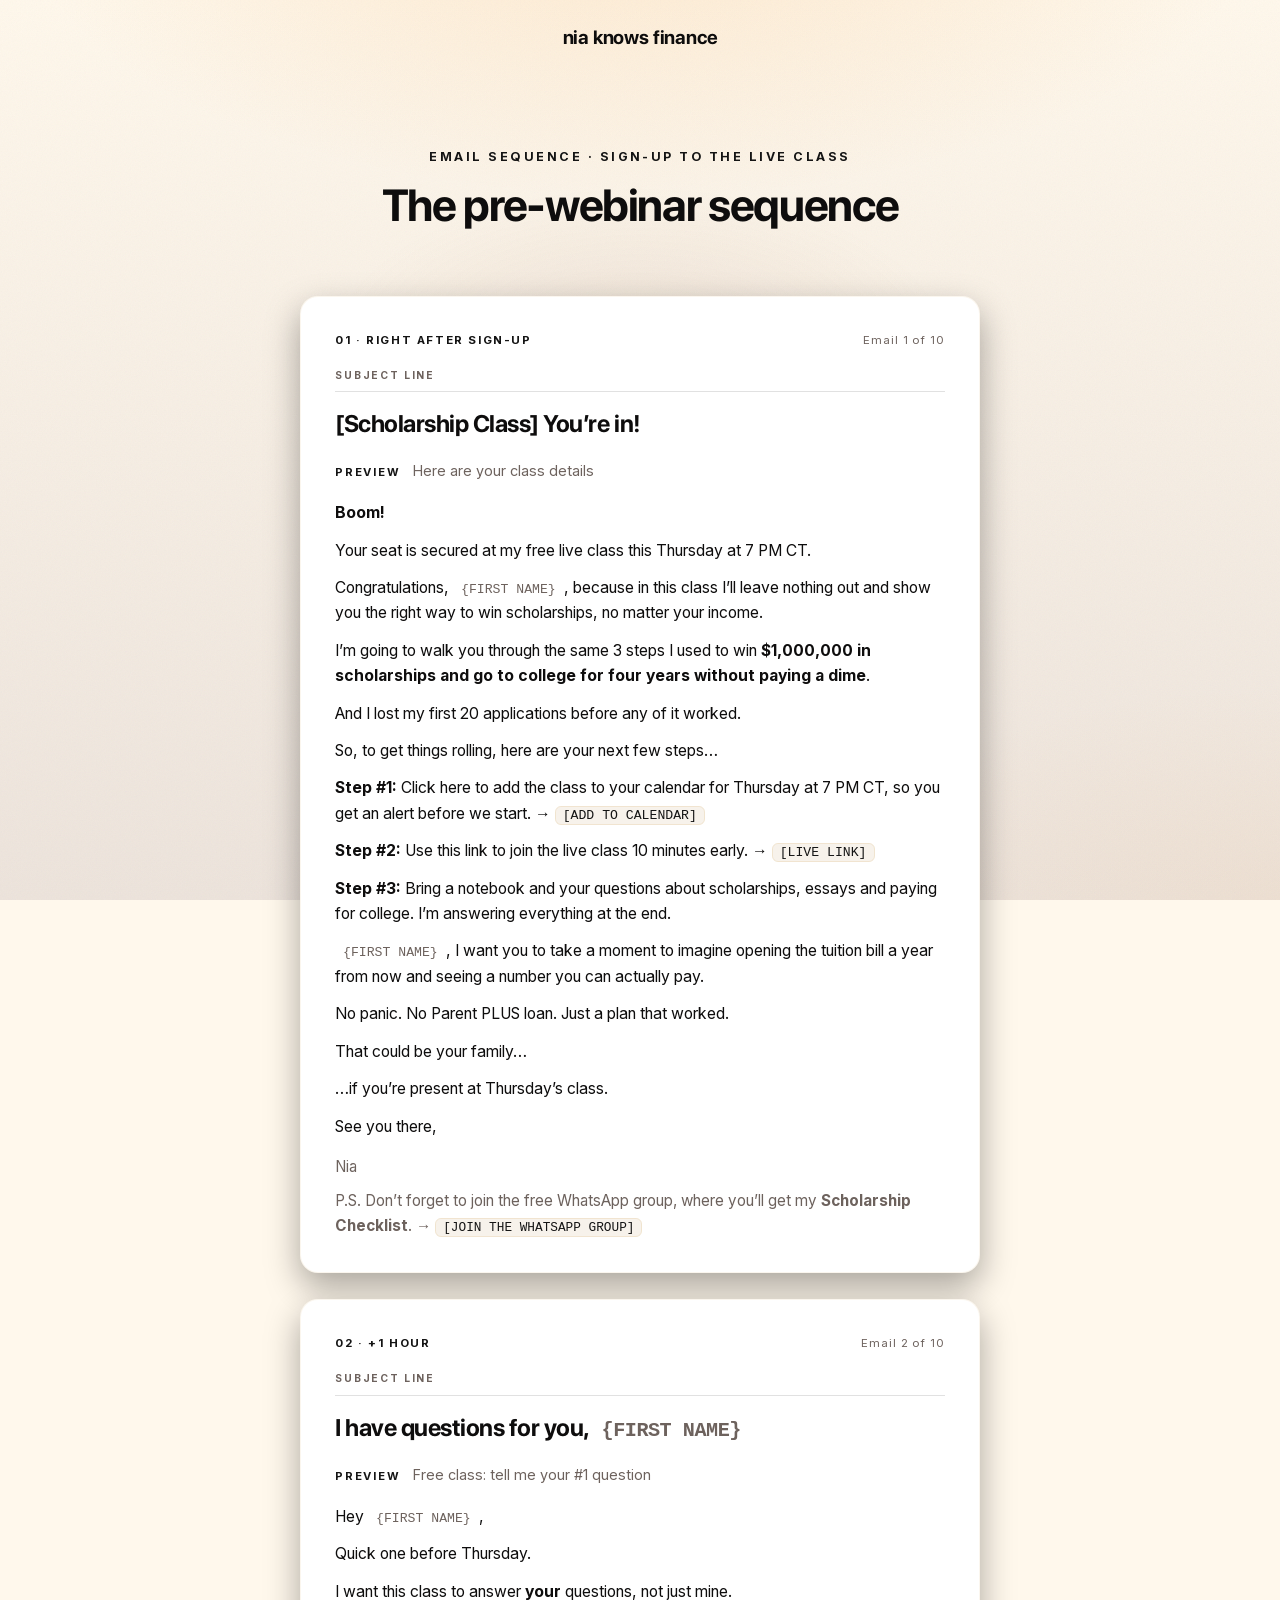
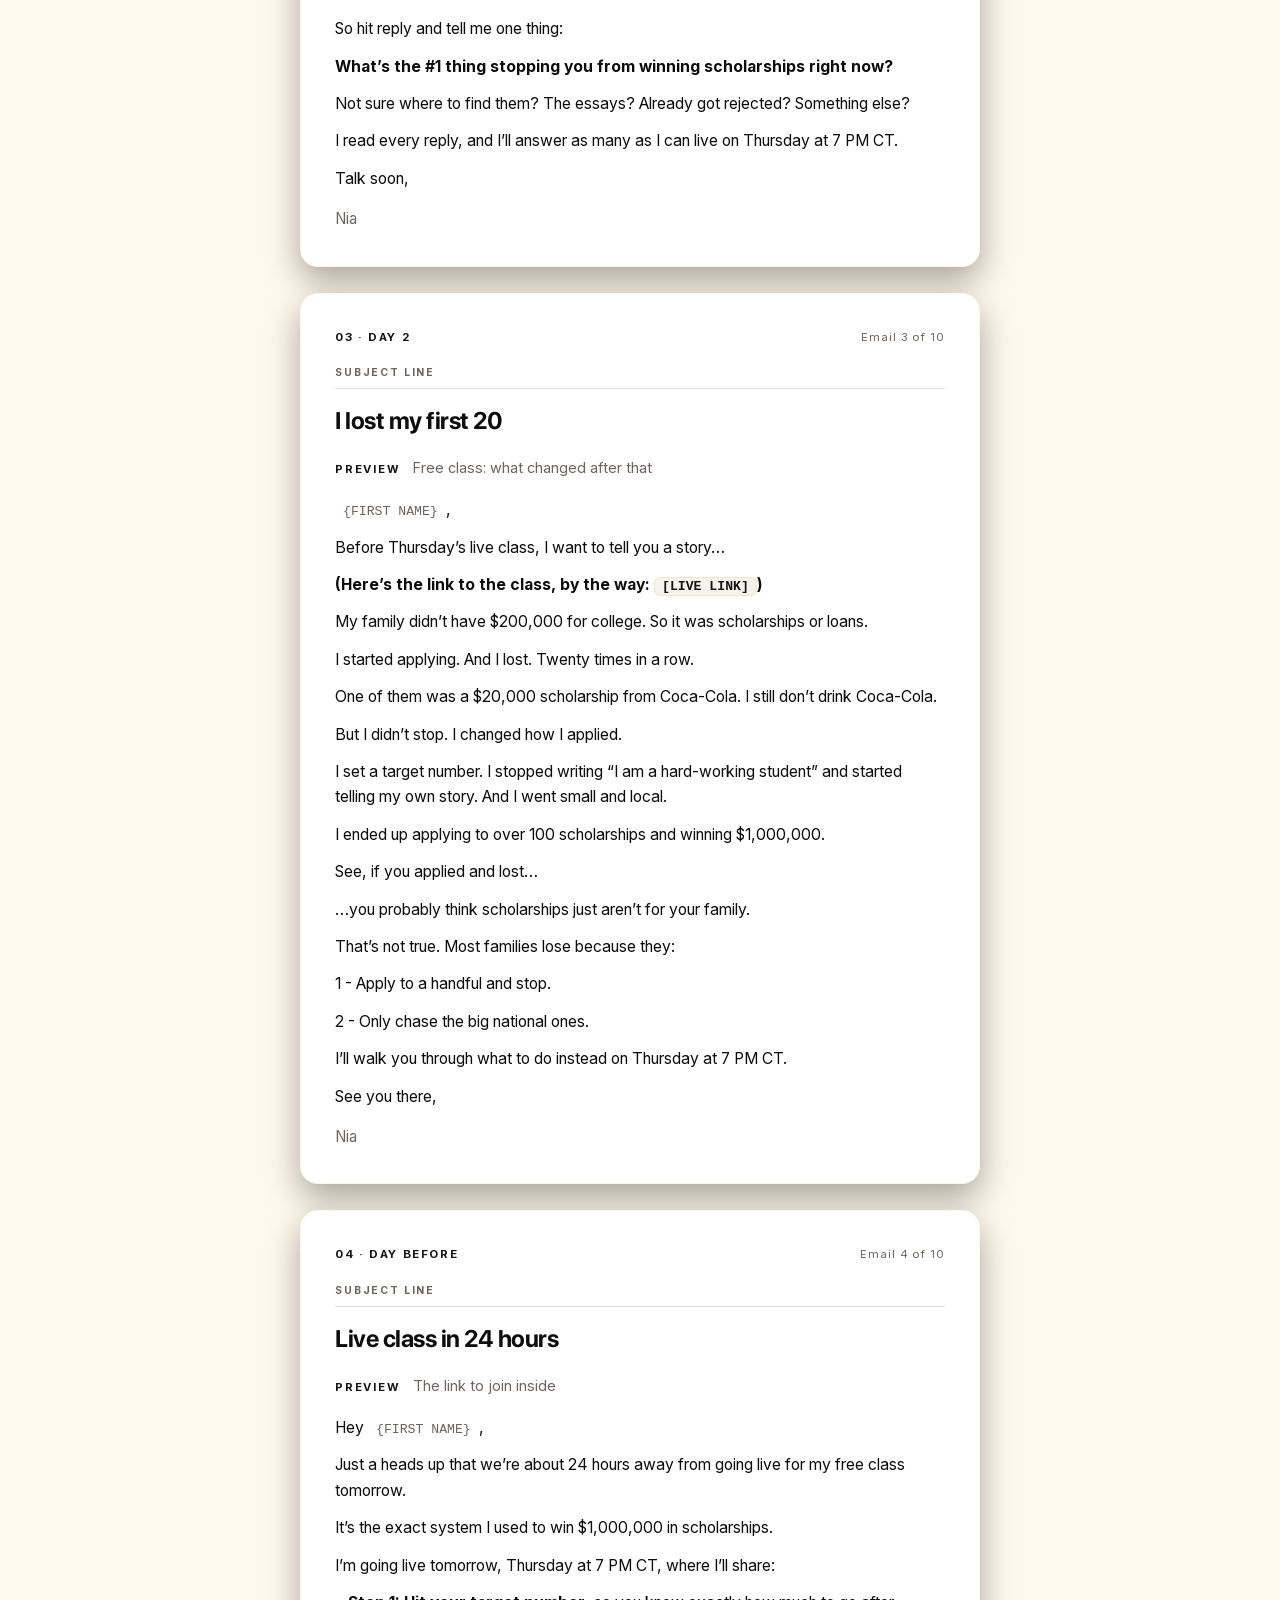
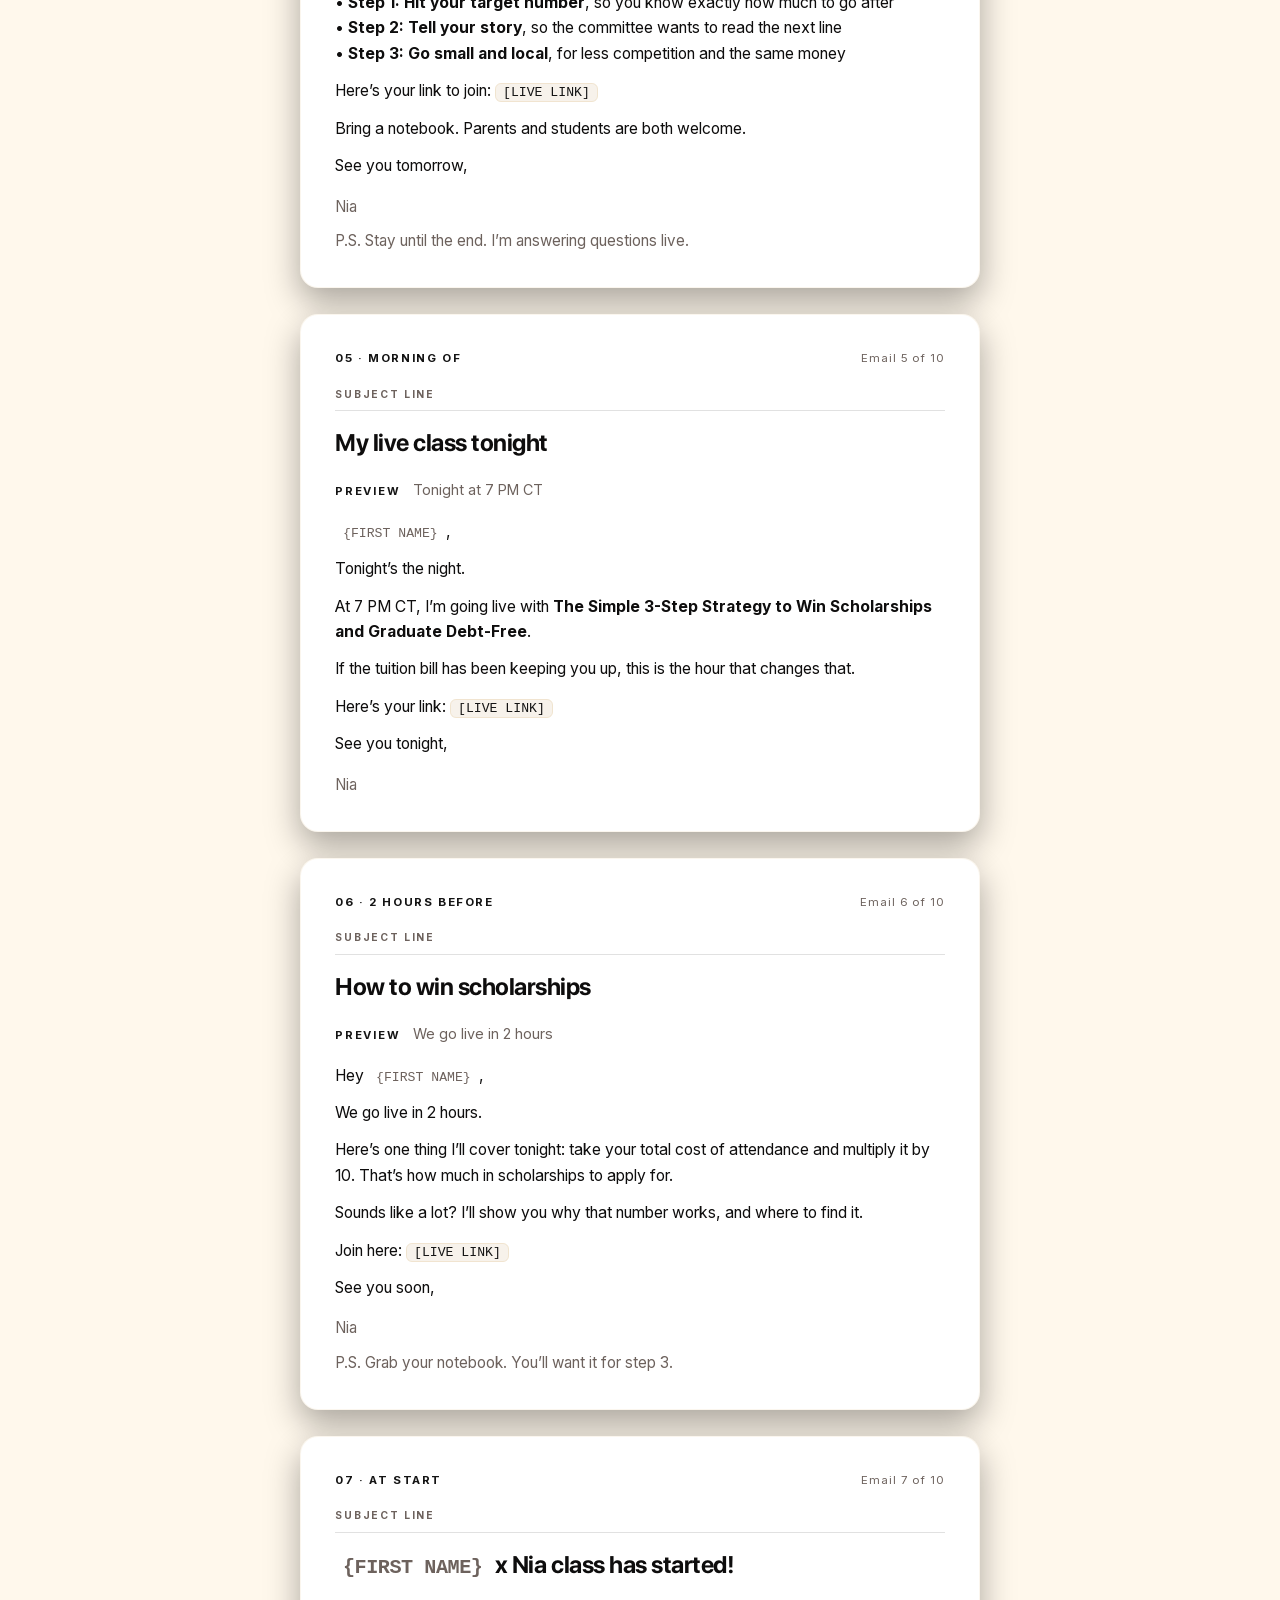
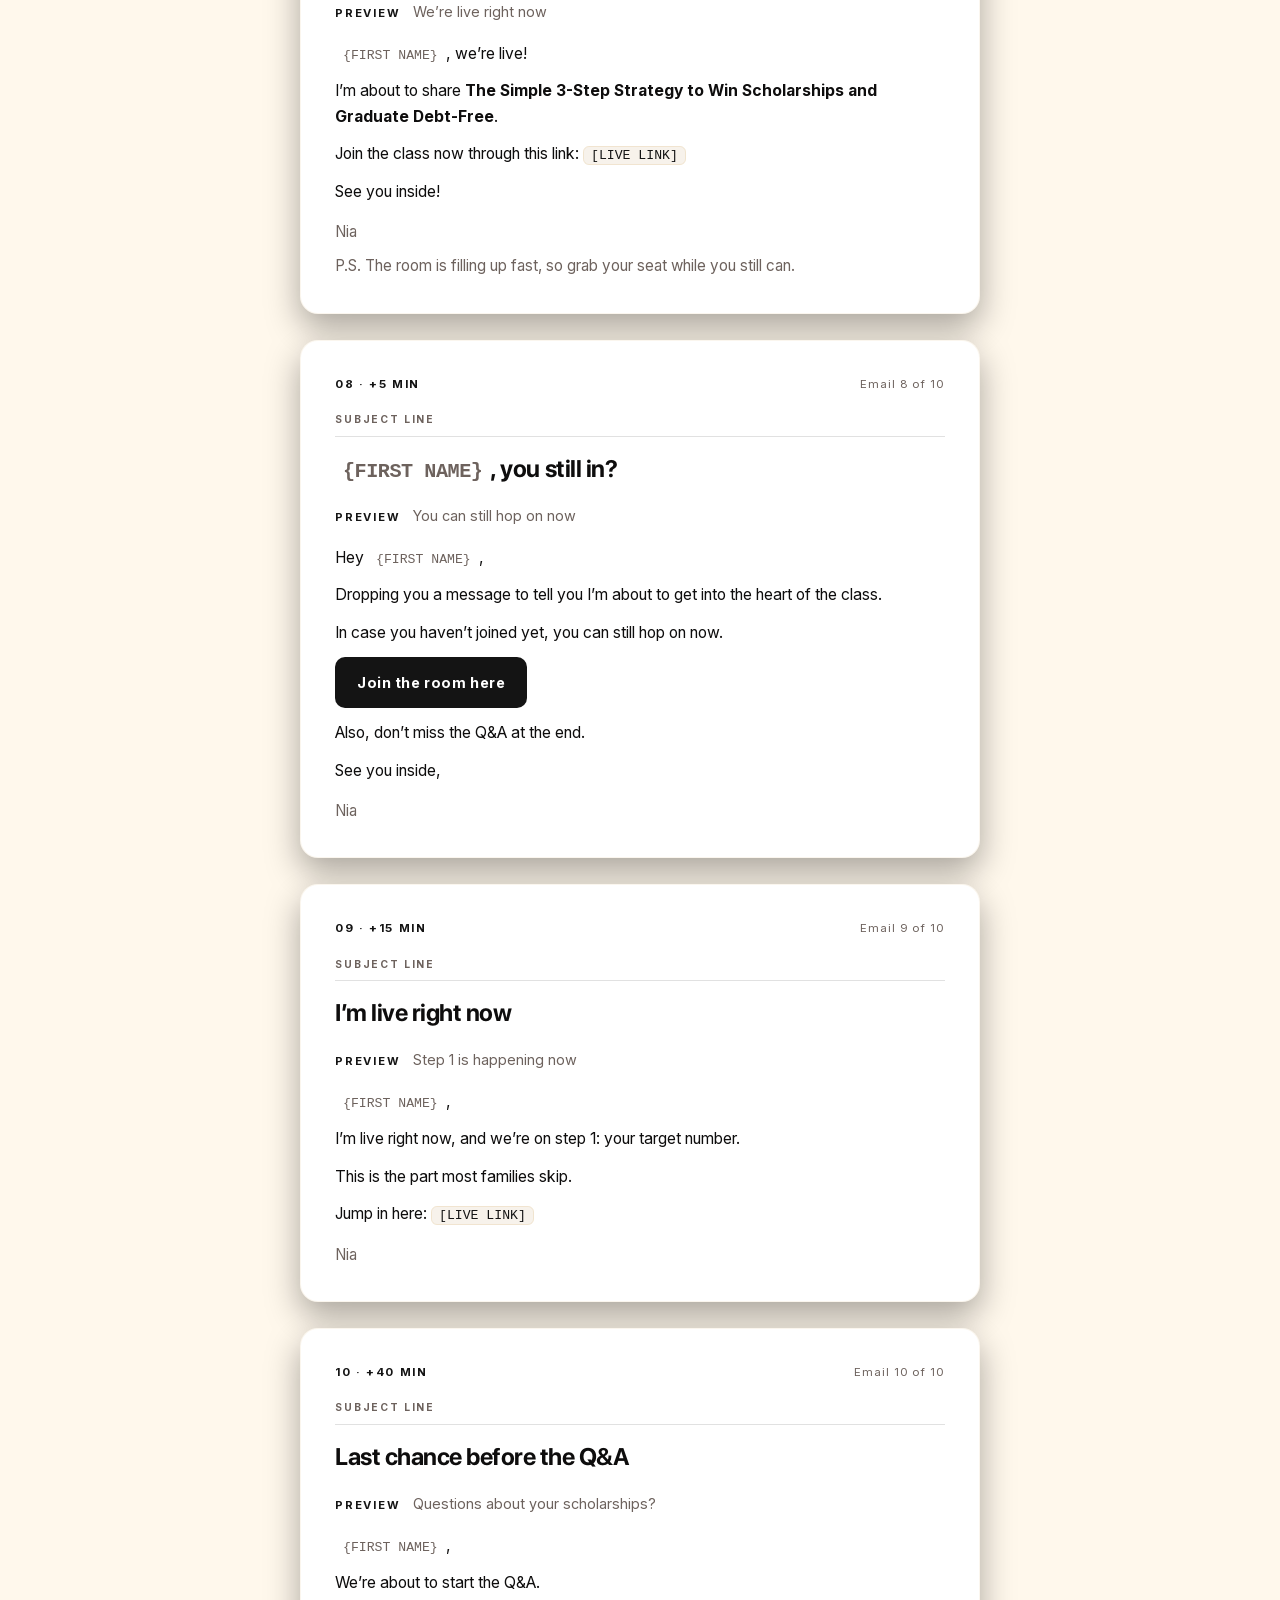
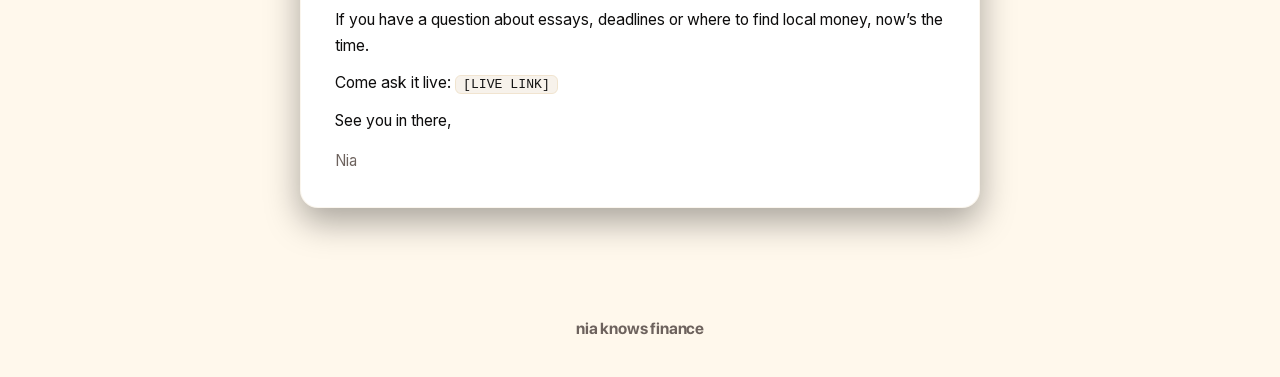
<file: pre-webinar/index.html>
<!doctype html>
<html lang="en">
<head>
  <meta charset="utf-8" />
  <meta name="viewport" content="width=device-width, initial-scale=1" />
  <title>Pre-webinar emails · Nia Knows Finance</title>
  <meta name="robots" content="noindex" />
  <script>document.documentElement.className += " js";</script>
  <link rel="icon" href="../assets/img/favicon.png" type="image/png" />
  <link rel="apple-touch-icon" href="../assets/img/apple-touch-icon.png" />
  <link rel="stylesheet" href="../assets/vendor/lenis.css" />
  <link rel="stylesheet" href="../assets/vsl.css" />
  <link rel="stylesheet" href="../assets/emails.css" />
  <link rel="stylesheet" href="../assets/brand.css" />
<script data-topfix>try{if("scrollRestoration" in history)history.scrollRestoration="manual"}catch(e){}addEventListener("load",function(){if(!location.hash){scrollTo(0,0);setTimeout(function(){scrollTo(0,0)},50)}});</script>
</head>
<body>
  <header class="brandbar"><div class="brand"><span class="brand__word">Nia Knows Finance</span></div></header>
  <main class="page">
    <section class="seq">
      <div class="seq__glow" aria-hidden="true"></div>
      <div class="container">
        <header class="seq__intro">
          <p class="seq__eyebrow reveal">Email sequence · Sign-up to the live class</p>
          <h1 class="seq__title reveal" style="--i:1">The pre-webinar sequence</h1>
        </header>
        <div class="seq__list">
          <article class="email reveal">
            <div class="email__head"><span class="email__tag">01 · Right after sign-up</span><span class="email__count">Email 1 of 10</span></div>
            <span class="email__sl-label">Subject line</span>
            <h2 class="email__subject">[Scholarship Class] You&rsquo;re in!</h2>
            <p class="email__pv"><b>Preview</b> Here are your class details</p>
            <div class="email__body"><p><b>Boom!</b></p><p>Your seat is secured at my free live class this Thursday at 7 PM CT.</p><p>Congratulations, <span class="tok-merge">{FIRST NAME}</span>, because in this class I&rsquo;ll leave nothing out and show you the right way to win scholarships, no matter your income.</p><p>I&rsquo;m going to walk you through the same 3 steps I used to win <b>$1,000,000 in scholarships and go to college for four years without paying a dime</b>.</p><p>And I lost my first 20 applications before any of it worked.</p><p>So, to get things rolling, here are your next few steps&hellip;</p><p><b>Step #1:</b> Click here to add the class to your calendar for Thursday at 7 PM CT, so you get an alert before we start. &rarr; <span class="tok-link">[ADD TO CALENDAR]</span></p><p><b>Step #2:</b> Use this link to join the live class 10 minutes early. &rarr; <span class="tok-link">[LIVE LINK]</span></p><p><b>Step #3:</b> Bring a notebook and your questions about scholarships, essays and paying for college. I&rsquo;m answering everything at the end.</p><p><span class="tok-merge">{FIRST NAME}</span>, I want you to take a moment to imagine opening the tuition bill a year from now and seeing a number you can actually pay.</p><p>No panic. No Parent PLUS loan. Just a plan that worked.</p><p>That could be your family&hellip;</p><p>&hellip;if you&rsquo;re present at Thursday&rsquo;s class.</p><p>See you there,</p></div>
            <p class="email__sign">Nia</p><p class="ps">P.S. Don&rsquo;t forget to join the free WhatsApp group, where you&rsquo;ll get my <b>Scholarship Checklist</b>. &rarr; <span class="tok-link">[JOIN THE WHATSAPP GROUP]</span></p>
          </article>
          <article class="email reveal">
            <div class="email__head"><span class="email__tag">02 · +1 hour</span><span class="email__count">Email 2 of 10</span></div>
            <span class="email__sl-label">Subject line</span>
            <h2 class="email__subject">I have questions for you, <span class="tok-merge">{FIRST NAME}</span></h2>
            <p class="email__pv"><b>Preview</b> Free class: tell me your #1 question</p>
            <div class="email__body"><p>Hey <span class="tok-merge">{FIRST NAME}</span>,</p><p>Quick one before Thursday.</p><p>I want this class to answer <b>your</b> questions, not just mine.</p><p>So hit reply and tell me one thing:</p><p><b>What&rsquo;s the #1 thing stopping you from winning scholarships right now?</b></p><p>Not sure where to find them? The essays? Already got rejected? Something else?</p><p>I read every reply, and I&rsquo;ll answer as many as I can live on Thursday at 7 PM CT.</p><p>Talk soon,</p></div>
            <p class="email__sign">Nia</p>
          </article>
          <article class="email reveal">
            <div class="email__head"><span class="email__tag">03 · Day 2</span><span class="email__count">Email 3 of 10</span></div>
            <span class="email__sl-label">Subject line</span>
            <h2 class="email__subject">I lost my first 20</h2>
            <p class="email__pv"><b>Preview</b> Free class: what changed after that</p>
            <div class="email__body"><p><span class="tok-merge">{FIRST NAME}</span>,</p><p>Before Thursday&rsquo;s live class, I want to tell you a story&hellip;</p><p><b>(Here&rsquo;s the link to the class, by the way: <span class="tok-link">[LIVE LINK]</span>)</b></p><p>My family didn&rsquo;t have $200,000 for college. So it was scholarships or loans.</p><p>I started applying. And I lost. Twenty times in a row.</p><p>One of them was a $20,000 scholarship from Coca-Cola. I still don&rsquo;t drink Coca-Cola.</p><p>But I didn&rsquo;t stop. I changed how I applied.</p><p>I set a target number. I stopped writing &ldquo;I am a hard-working student&rdquo; and started telling my own story. And I went small and local.</p><p>I ended up applying to over 100 scholarships and winning $1,000,000.</p><p>See, if you applied and lost&hellip;</p><p>&hellip;you probably think scholarships just aren&rsquo;t for your family.</p><p>That&rsquo;s not true. Most families lose because they:</p><p>1 - Apply to a handful and stop.</p><p>2 - Only chase the big national ones.</p><p>I&rsquo;ll walk you through what to do instead on Thursday at 7 PM CT.</p><p>See you there,</p></div>
            <p class="email__sign">Nia</p>
          </article>
          <article class="email reveal">
            <div class="email__head"><span class="email__tag">04 · Day before</span><span class="email__count">Email 4 of 10</span></div>
            <span class="email__sl-label">Subject line</span>
            <h2 class="email__subject">Live class in 24 hours</h2>
            <p class="email__pv"><b>Preview</b> The link to join inside</p>
            <div class="email__body"><p>Hey <span class="tok-merge">{FIRST NAME}</span>,</p><p>Just a heads up that we&rsquo;re about 24 hours away from going live for my free class tomorrow.</p><p>It&rsquo;s the exact system I used to win $1,000,000 in scholarships.</p><p>I&rsquo;m going live tomorrow, Thursday at 7 PM CT, where I&rsquo;ll share:</p><p>&bull; <b>Step 1: Hit your target number</b>, so you know exactly how much to go after<br>&bull; <b>Step 2: Tell your story</b>, so the committee wants to read the next line<br>&bull; <b>Step 3: Go small and local</b>, for less competition and the same money</p><p>Here&rsquo;s your link to join: <span class="tok-link">[LIVE LINK]</span></p><p>Bring a notebook. Parents and students are both welcome.</p><p>See you tomorrow,</p></div>
            <p class="email__sign">Nia</p><p class="ps">P.S. Stay until the end. I&rsquo;m answering questions live.</p>
          </article>
          <article class="email reveal">
            <div class="email__head"><span class="email__tag">05 · Morning of</span><span class="email__count">Email 5 of 10</span></div>
            <span class="email__sl-label">Subject line</span>
            <h2 class="email__subject">My live class tonight</h2>
            <p class="email__pv"><b>Preview</b> Tonight at 7 PM CT</p>
            <div class="email__body"><p><span class="tok-merge">{FIRST NAME}</span>,</p><p>Tonight&rsquo;s the night.</p><p>At 7 PM CT, I&rsquo;m going live with <b>The Simple 3-Step Strategy to Win Scholarships and Graduate Debt-Free</b>.</p><p>If the tuition bill has been keeping you up, this is the hour that changes that.</p><p>Here&rsquo;s your link: <span class="tok-link">[LIVE LINK]</span></p><p>See you tonight,</p></div>
            <p class="email__sign">Nia</p>
          </article>
          <article class="email reveal">
            <div class="email__head"><span class="email__tag">06 · 2 hours before</span><span class="email__count">Email 6 of 10</span></div>
            <span class="email__sl-label">Subject line</span>
            <h2 class="email__subject">How to win scholarships</h2>
            <p class="email__pv"><b>Preview</b> We go live in 2 hours</p>
            <div class="email__body"><p>Hey <span class="tok-merge">{FIRST NAME}</span>,</p><p>We go live in 2 hours.</p><p>Here&rsquo;s one thing I&rsquo;ll cover tonight: take your total cost of attendance and multiply it by 10. That&rsquo;s how much in scholarships to apply for.</p><p>Sounds like a lot? I&rsquo;ll show you why that number works, and where to find it.</p><p>Join here: <span class="tok-link">[LIVE LINK]</span></p><p>See you soon,</p></div>
            <p class="email__sign">Nia</p><p class="ps">P.S. Grab your notebook. You&rsquo;ll want it for step 3.</p>
          </article>
          <article class="email reveal">
            <div class="email__head"><span class="email__tag">07 · At start</span><span class="email__count">Email 7 of 10</span></div>
            <span class="email__sl-label">Subject line</span>
            <h2 class="email__subject"><span class="tok-merge">{FIRST NAME}</span> x Nia class has started!</h2>
            <p class="email__pv"><b>Preview</b> We&rsquo;re live right now</p>
            <div class="email__body"><p><span class="tok-merge">{FIRST NAME}</span>, we&rsquo;re live!</p><p>I&rsquo;m about to share <b>The Simple 3-Step Strategy to Win Scholarships and Graduate Debt-Free</b>.</p><p>Join the class now through this link: <span class="tok-link">[LIVE LINK]</span></p><p>See you inside!</p></div>
            <p class="email__sign">Nia</p><p class="ps">P.S. The room is filling up fast, so grab your seat while you still can.</p>
          </article>
          <article class="email reveal">
            <div class="email__head"><span class="email__tag">08 · +5 min</span><span class="email__count">Email 8 of 10</span></div>
            <span class="email__sl-label">Subject line</span>
            <h2 class="email__subject"><span class="tok-merge">{FIRST NAME}</span>, you still in?</h2>
            <p class="email__pv"><b>Preview</b> You can still hop on now</p>
            <div class="email__body"><p>Hey <span class="tok-merge">{FIRST NAME}</span>,</p><p>Dropping you a message to tell you I&rsquo;m about to get into the heart of the class.</p><p>In case you haven&rsquo;t joined yet, you can still hop on now.</p><p class="asset"><a class="asset__btn" href="#" onclick="return false">Join the room here</a></p><p>Also, don&rsquo;t miss the Q&amp;A at the end.</p><p>See you inside,</p></div>
            <p class="email__sign">Nia</p>
          </article>
          <article class="email reveal">
            <div class="email__head"><span class="email__tag">09 · +15 min</span><span class="email__count">Email 9 of 10</span></div>
            <span class="email__sl-label">Subject line</span>
            <h2 class="email__subject">I&rsquo;m live right now</h2>
            <p class="email__pv"><b>Preview</b> Step 1 is happening now</p>
            <div class="email__body"><p><span class="tok-merge">{FIRST NAME}</span>,</p><p>I&rsquo;m live right now, and we&rsquo;re on step 1: your target number.</p><p>This is the part most families skip.</p><p>Jump in here: <span class="tok-link">[LIVE LINK]</span></p></div>
            <p class="email__sign">Nia</p>
          </article>
          <article class="email reveal">
            <div class="email__head"><span class="email__tag">10 · +40 min</span><span class="email__count">Email 10 of 10</span></div>
            <span class="email__sl-label">Subject line</span>
            <h2 class="email__subject">Last chance before the Q&amp;A</h2>
            <p class="email__pv"><b>Preview</b> Questions about your scholarships?</p>
            <div class="email__body"><p><span class="tok-merge">{FIRST NAME}</span>,</p><p>We&rsquo;re about to start the Q&amp;A.</p><p>If you have a question about essays, deadlines or where to find local money, now&rsquo;s the time.</p><p>Come ask it live: <span class="tok-link">[LIVE LINK]</span></p><p>See you in there,</p></div>
            <p class="email__sign">Nia</p>
          </article>
        </div>
      </div>
    </section>
  </main>
  <footer class="brandfoot"><div class="brand"><span class="brand__word">Nia Knows Finance</span></div></footer>
  <script src="../assets/vendor/lenis.min.js"></script>
  <script src="../assets/vsl.js"></script>
</body>
</html>
</file>
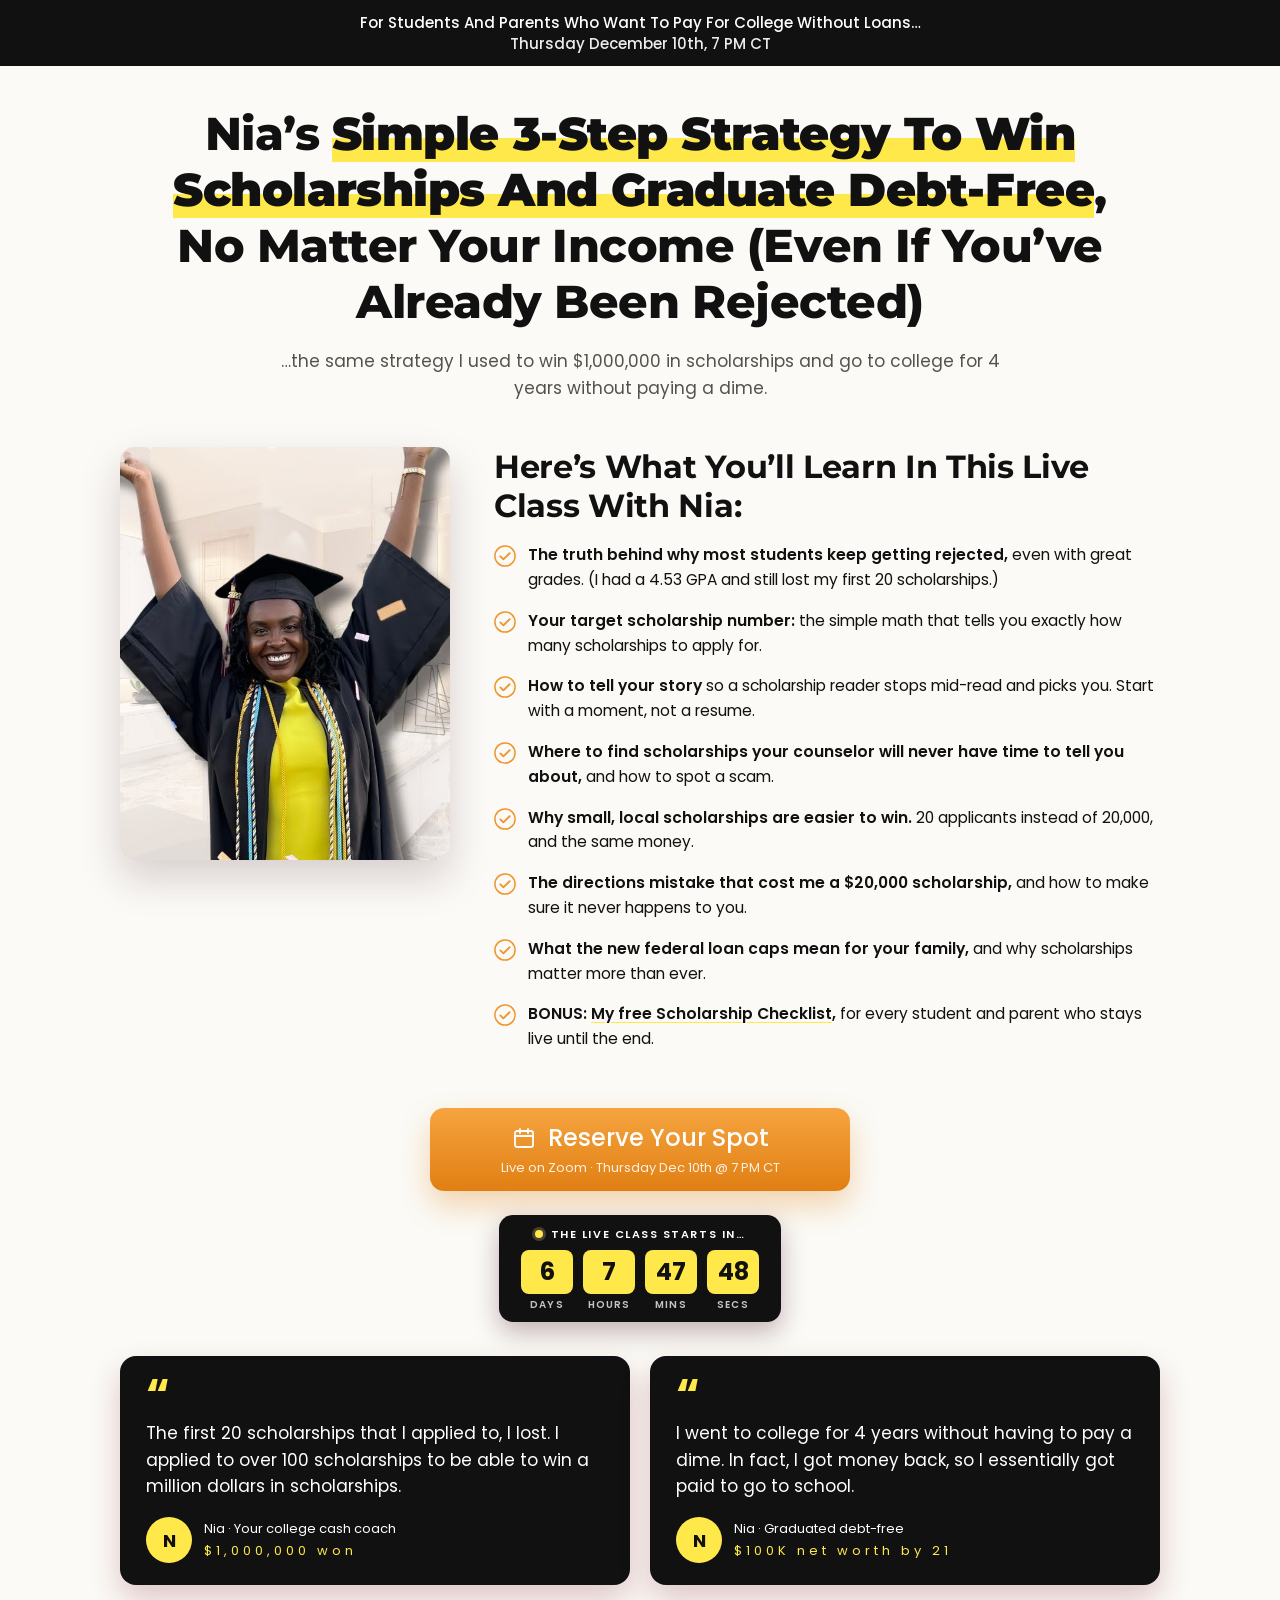
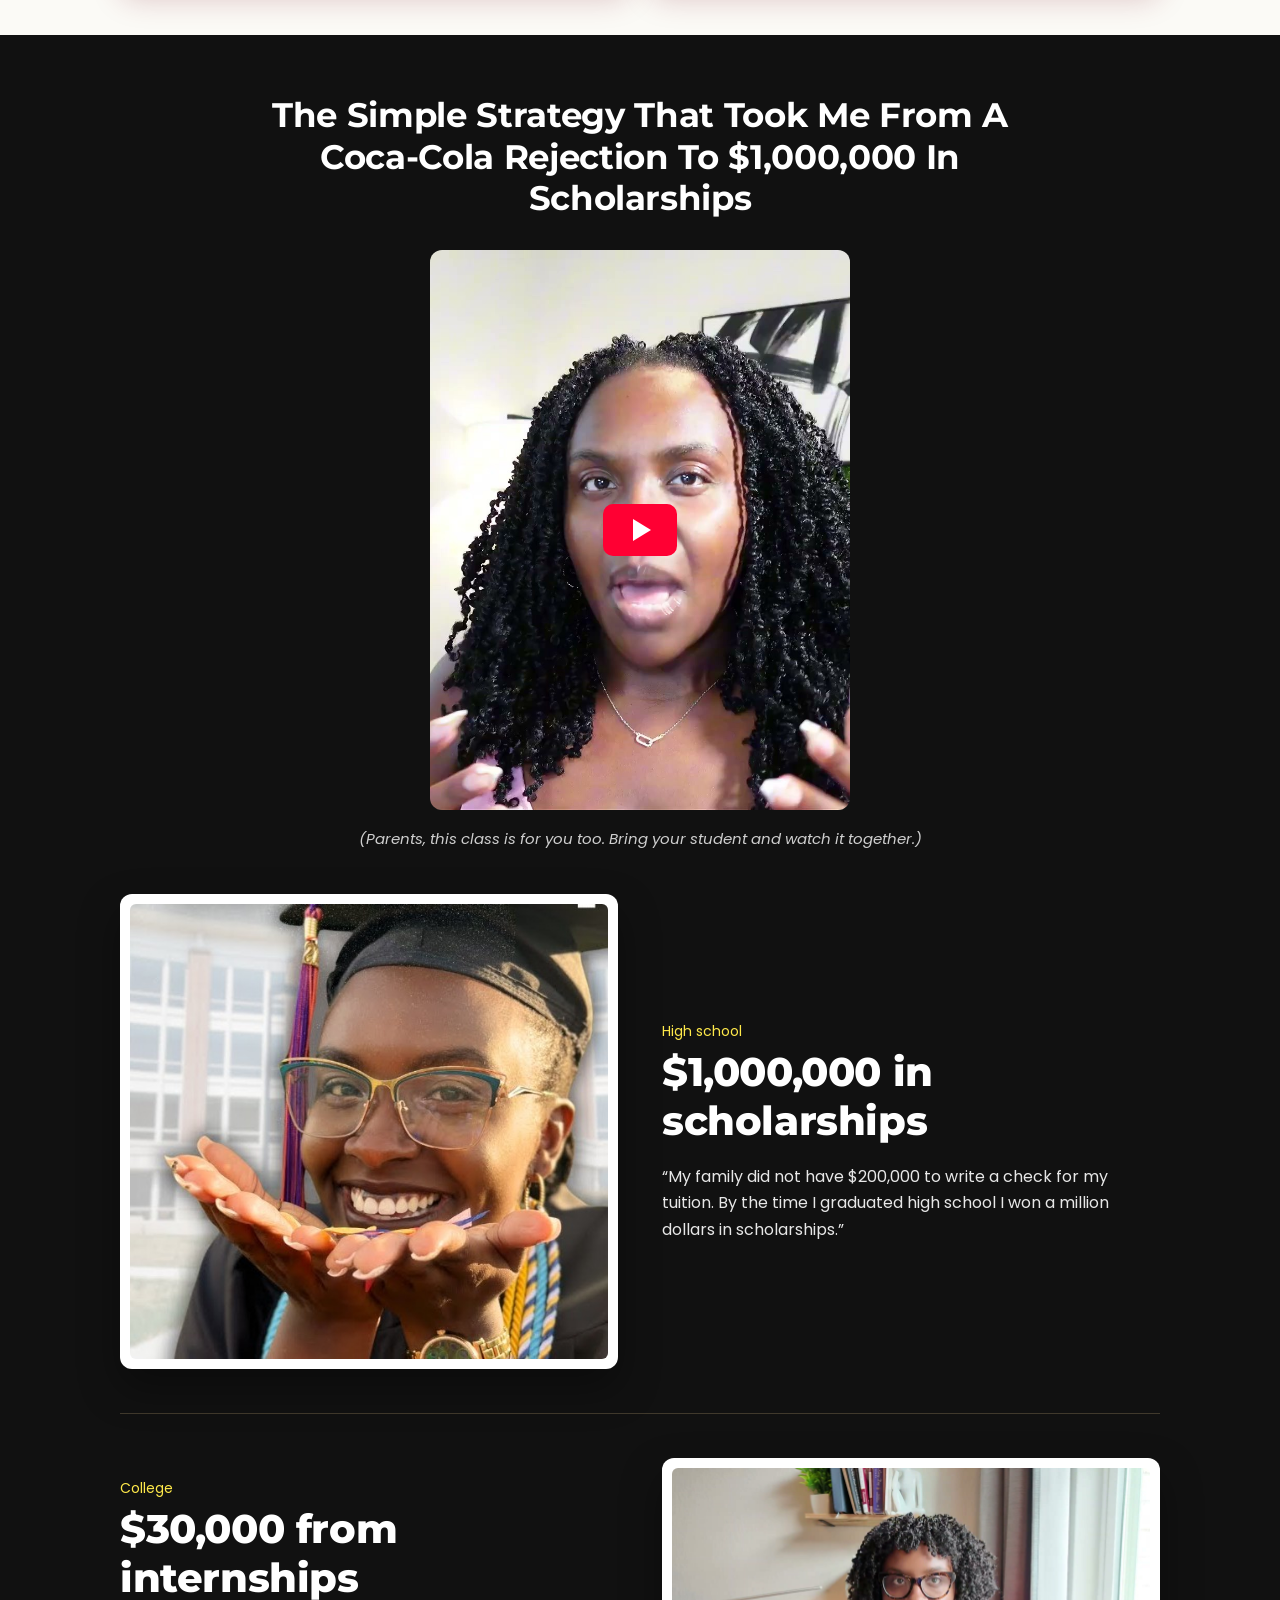
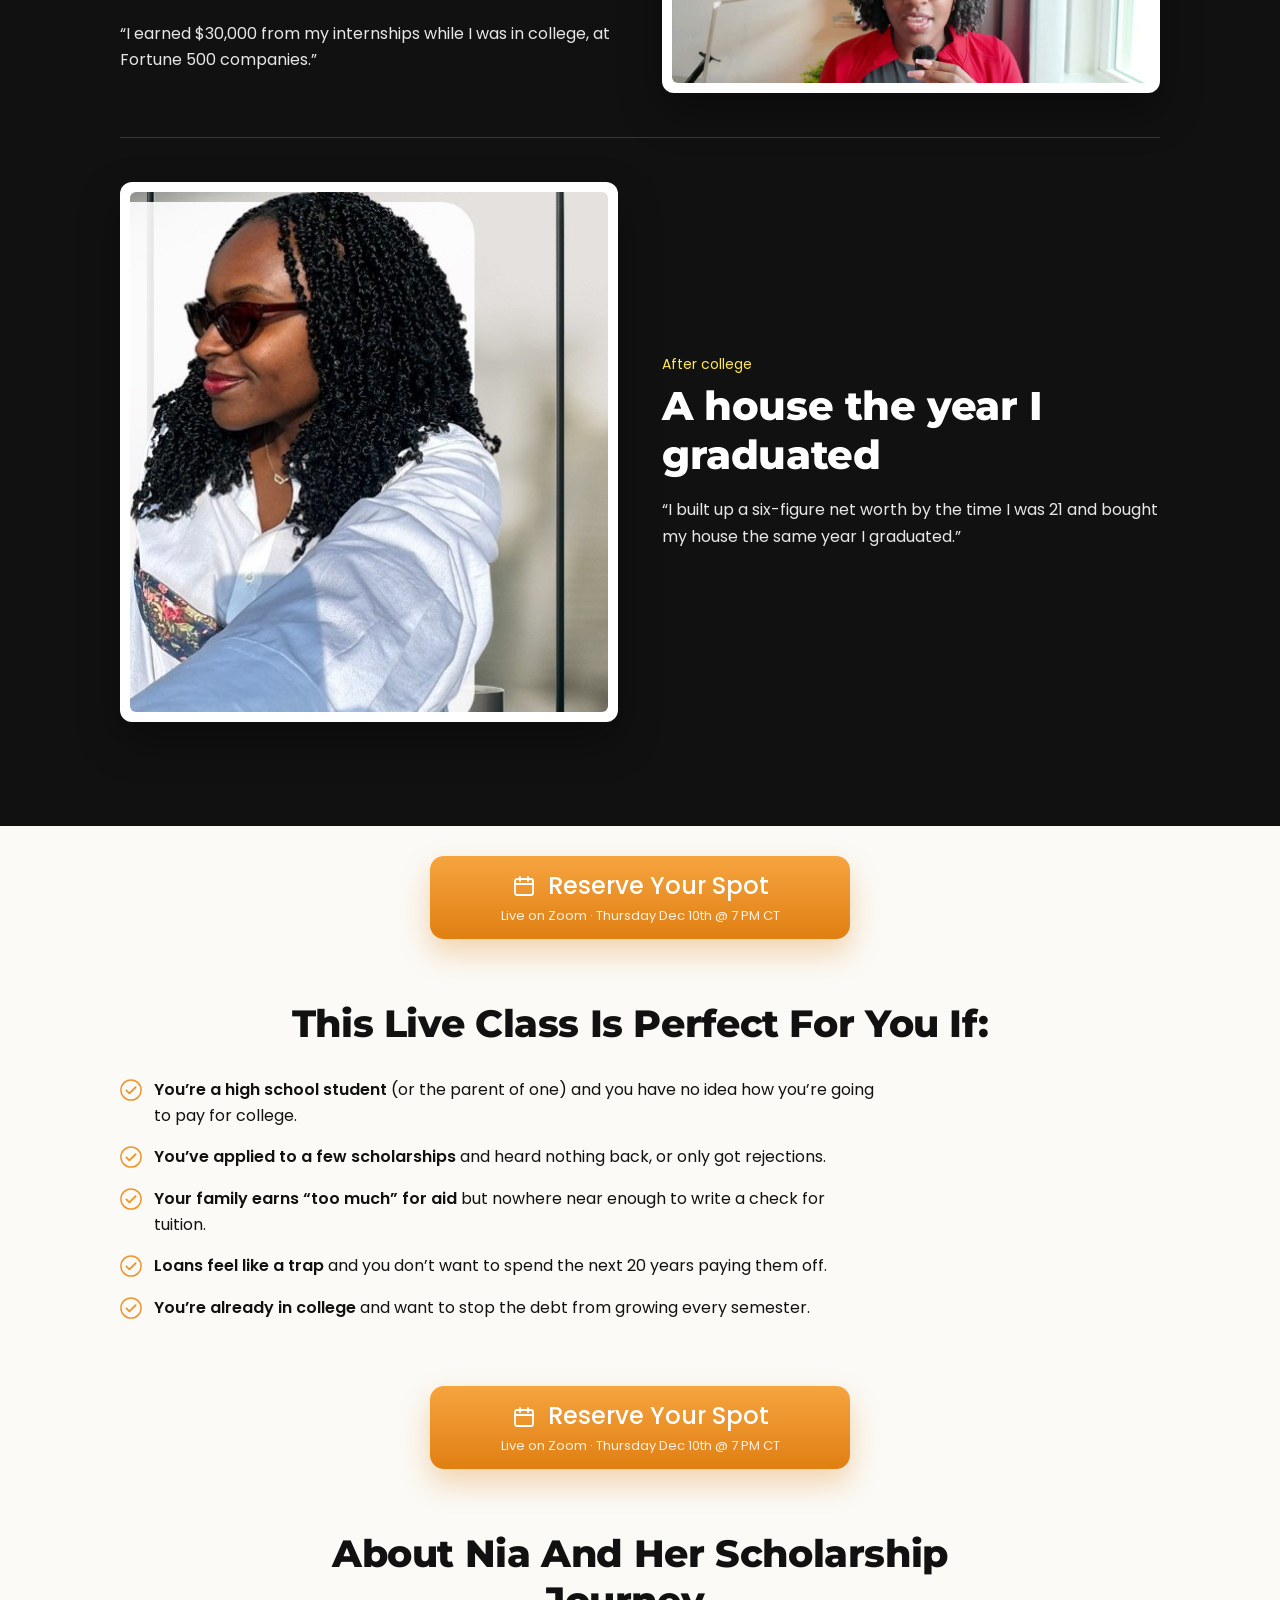
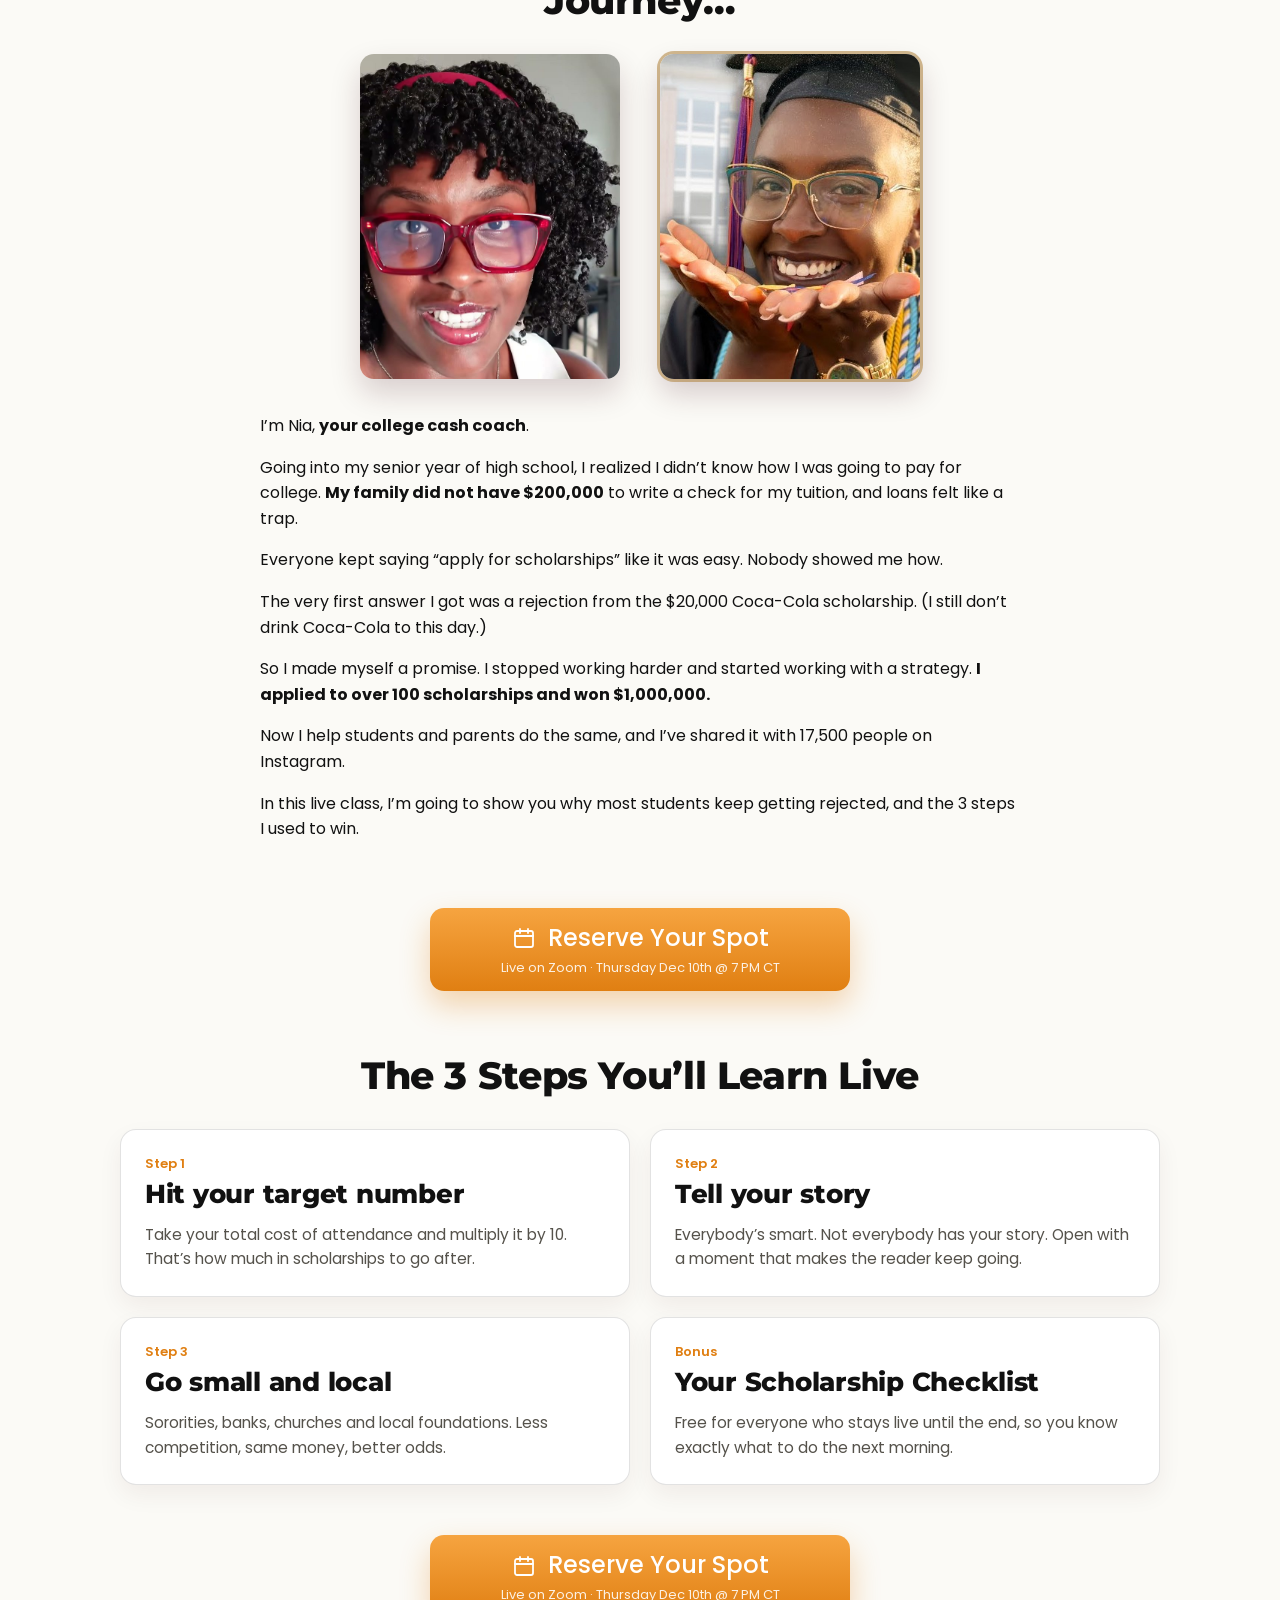
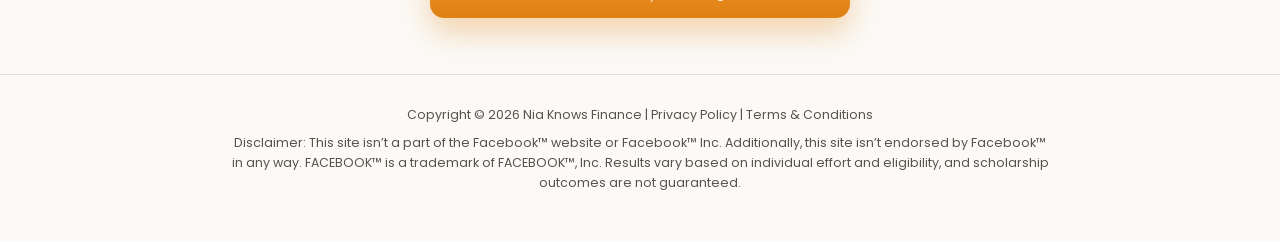
<file: register/index.html>
<!doctype html>
<html lang="en">
<head>
<meta charset="utf-8" />
<meta name="viewport" content="width=device-width, initial-scale=1" />
<title>Free Live Class &middot; Nia Knows Finance</title>
<meta name="description" content="Free live class with Nia: the simple 3-step strategy to win scholarships and graduate debt-free, no matter your income." />
<meta name="robots" content="noindex, nofollow" />
<link rel="icon" href="../assets/img/favicon.png" type="image/png" />
<link rel="apple-touch-icon" href="../assets/img/apple-touch-icon.png" />
<link rel="preconnect" href="https://fonts.googleapis.com"><link rel="preconnect" href="https://fonts.gstatic.com" crossorigin>
<link href="https://fonts.googleapis.com/css2?family=Montserrat:wght@600;700;800;900&family=Poppins:wght@400;500;600;700&display=swap" rel="stylesheet">
<style>
:root{--bg:#fbfaf6;--blush:#f3f1ea;--ink:#111111;--mute:#55524b;--red:#f0952b;--red2:#e07f12;--wine:#111111;--gold:#ffe94a;--gold2:#ffe94a;--line:rgba(17,17,17,.12)}
*{box-sizing:border-box}html,body{margin:0}
body{background:var(--bg);color:var(--ink);font:400 16px/1.6 Poppins,system-ui,sans-serif;-webkit-font-smoothing:antialiased}
img{max-width:100%;display:block}
h1,h2,h3{font-family:Montserrat,system-ui,sans-serif;font-weight:800;letter-spacing:-.01em;margin:0;line-height:1.22}
.wrap{max-width:1080px;margin:0 auto;padding:0 20px}
.bar{background:#111;color:#fff;text-align:center;padding:12px 16px;font:500 15px/1.4 Poppins}
.bar b{display:block;font-weight:500;opacity:.92}
.hero{text-align:center;padding:40px 0 10px}
.hero h1{font-size:clamp(28px,4.2vw,46px);max-width:960px;margin:0 auto}
.hero h1 strong{font-weight:900;background:linear-gradient(transparent 58%,var(--gold) 58%)}
.hero .sub{max-width:720px;margin:18px auto 0;font:400 17px/1.55 Poppins,system-ui,sans-serif;color:var(--mute)}
.learn{display:grid;grid-template-columns:330px 1fr;gap:44px;align-items:start;padding:36px 0 10px}
.learn__ph{border-radius:14px;overflow:hidden;box-shadow:0 18px 40px rgba(61,11,23,.18);position:sticky;top:20px}
.learn__ph img{width:100%;aspect-ratio:4/5;object-fit:cover;object-position:50% 25%}
.learn h2{font-size:clamp(24px,2.8vw,32px);font-weight:700;margin-bottom:18px}
ul.ck{list-style:none;margin:0;padding:0}
ul.ck li{display:flex;gap:12px;margin:0 0 16px}
ul.ck svg{flex:0 0 22px;width:22px;height:22px;color:var(--red);margin-top:2px}
ul.ck p{margin:0;font-size:15.5px}
ul.ck b{font-weight:600}
.bonus u{text-decoration-color:var(--gold);text-underline-offset:3px}
.cta{text-align:center;padding:30px 0 6px}
.btn{appearance:none;border:0;cursor:pointer;background:linear-gradient(180deg,#f6a440,var(--red2));color:#fff;border-radius:14px;padding:16px 46px 14px;box-shadow:0 14px 30px rgba(224,127,18,.32);font-family:Poppins;min-width:min(420px,100%)}
.btn__t{display:flex;align-items:center;justify-content:center;gap:12px;font:500 24px/1.2 Poppins}
.btn__t svg{width:24px;height:24px}
.btn__s{display:block;font:400 13px/1.4 Poppins;opacity:.88;margin-top:6px}
.btn:hover{filter:brightness(1.06)}
.cd{display:inline-block;margin:18px auto 0;background:var(--wine);color:#fff;border-radius:14px;padding:14px 22px 12px;box-shadow:0 10px 26px rgba(61,11,23,.3)}
.cdw{text-align:center}
.cd__t{margin:0 0 10px;font:600 11px/1 Poppins;letter-spacing:.14em;text-transform:uppercase;display:flex;align-items:center;gap:8px;justify-content:center}
.cd__t i{width:8px;height:8px;border-radius:50%;background:var(--gold2);box-shadow:0 0 0 3px rgba(231,200,141,.25)}
.cd__row{display:flex;gap:10px;justify-content:center}
.cd__row div{text-align:center}
.cd__row b{display:block;min-width:52px;padding:10px 6px;background:var(--gold2);color:#111;border-radius:8px;font:700 24px/1 Poppins}
.cd__row span{display:block;margin-top:6px;font:600 10px/1 Poppins;letter-spacing:.12em;text-transform:uppercase;opacity:.75}
.quotes{display:grid;grid-template-columns:1fr 1fr;gap:20px;padding:34px 0 50px}
.qc{background:#111;color:#fff;border-radius:16px;padding:26px 26px 22px;box-shadow:0 14px 30px rgba(124,18,38,.22)}
.qc .qm{margin:0;font:700 44px/0.6 Poppins,system-ui,sans-serif;color:var(--gold2)}
.qc blockquote{margin:12px 0 18px;font:400 17px/1.55 Poppins,system-ui,sans-serif}
.qc .who{display:flex;align-items:center;gap:12px;font-size:13px;line-height:1.4}
.qc .who i{width:46px;height:46px;border-radius:50%;background:var(--gold2);color:var(--wine);display:grid;place-items:center;font:700 18px Poppins,system-ui,sans-serif;font-style:normal}
.qc .stars{color:var(--gold2);letter-spacing:4px;margin-top:4px}
.dark{background:var(--wine);color:#fff;padding:60px 0}
.dark h2{text-align:center;font-size:clamp(24px,3vw,34px);font-weight:700;max-width:820px;margin:0 auto}
.vid{max-width:420px;margin:30px auto 10px;border-radius:12px;overflow:hidden;position:relative}
.vid img{width:100%;aspect-ratio:9/12;object-fit:cover;object-position:50% 25%}
.vid span{position:absolute;left:50%;top:50%;transform:translate(-50%,-50%);width:74px;height:52px;border-radius:10px;background:#ff0033;display:grid;place-items:center}
.vid span::after{content:"";border-left:18px solid #fff;border-top:11px solid transparent;border-bottom:11px solid transparent;margin-left:4px}
.note{text-align:center;font:italic 400 15px/1.5 Poppins,system-ui,sans-serif;color:rgba(255,255,255,.8);margin:18px auto 0;max-width:620px}
.row{display:grid;grid-template-columns:1fr 1fr;gap:44px;align-items:center;padding:44px 0;border-bottom:1px solid rgba(231,200,141,.22)}
.row:last-child{border-bottom:0}
.row.rev .row__shot{order:2}
.row__shot{background:#fff;border-radius:12px;padding:10px;box-shadow:0 18px 40px rgba(0,0,0,.35)}
.row__shot img{width:100%;border-radius:6px;max-height:520px;object-fit:cover;object-position:50% 0}
.row__role{color:var(--gold2);font-size:14px;margin:0 0 6px}
.row h3{font-size:clamp(28px,3.2vw,40px)}
.row blockquote{margin:18px 0 0;font-size:16px;line-height:1.65;color:rgba(255,255,255,.9)}
.sec{padding:56px 0 20px}
.sec h2{text-align:center;font-size:clamp(26px,3.2vw,38px);margin-bottom:30px}
.fit{max-width:760px;margin:0 auto}
.fit li p{font-size:16px}
.about{max-width:760px;margin:0 auto}
.duo{display:grid;grid-template-columns:1fr 1fr;gap:40px;max-width:560px;margin:0 auto 34px}
.duo figure{margin:0;text-align:center}
.duo figcaption{font:400 24px/1.2 Poppins,system-ui,sans-serif;margin-bottom:12px}
.duo figcaption em{color:var(--red);font-style:normal}
.duo img{width:100%;aspect-ratio:4/5;object-fit:cover;border-radius:14px;box-shadow:0 14px 30px rgba(61,11,23,.18)}
.duo figure:last-child img{box-shadow:0 0 0 3px rgba(180,138,74,.6),0 14px 30px rgba(61,11,23,.2)}
.about p{margin:0 0 16px;font-size:16px}
.press{display:flex;justify-content:center;margin:26px 0 6px}
.press img{max-width:420px;width:100%;border-radius:8px}
.cards{display:grid;grid-template-columns:1fr 1fr;gap:20px}
.card{background:#fff;border:1px solid var(--line);border-radius:16px;padding:24px;box-shadow:0 10px 24px rgba(61,11,23,.06)}
.card .role{color:var(--red2);font-weight:600;font-size:13px;margin:0}
.card h3{font-size:26px;margin:4px 0 12px}
.card blockquote{margin:0;font-size:15.5px;color:var(--mute)}
.sub2{text-align:center;color:var(--mute);font:italic 400 17px Poppins,system-ui,sans-serif;margin:-18px 0 28px}
.wall{display:grid;grid-template-columns:repeat(3,1fr);gap:18px}
.wall figure{margin:0;background:#fff;border:1px solid var(--line);border-radius:14px;padding:10px;box-shadow:0 10px 24px rgba(61,11,23,.06)}
.wall img{width:100%;border-radius:8px}
.wall figcaption{font:italic 400 15px/1.4 Poppins,system-ui,sans-serif;text-align:center;padding:10px 4px 2px}
.foot{margin-top:50px;padding:30px 20px 40px;text-align:center;font-size:12.5px;color:var(--mute);border-top:1px solid var(--line)}
.foot p{max-width:820px;margin:0 auto 8px}
.mo{position:fixed;inset:0;background:rgba(17,17,17,.62);display:none;align-items:flex-start;justify-content:center;z-index:50;padding:40px 16px;overflow:auto}
.mo.open{display:flex}
.mo-box{background:#fff;border-radius:12px;max-width:560px;width:100%;padding:30px 28px 22px;position:relative;text-align:center}
.mo-x{position:absolute;right:10px;top:6px;border:0;background:none;font-size:30px;cursor:pointer;color:var(--ink)}
.mo h3{font-size:22px;margin-bottom:14px}
.mo .pill{display:inline-flex;gap:10px;align-items:center;border:1px solid var(--line);border-radius:10px;padding:8px 14px;font:600 11px/1.3 Poppins;box-shadow:0 4px 12px rgba(0,0,0,.06);margin-bottom:20px}
.mo .pill i{font-style:normal;color:var(--red);letter-spacing:.12em;text-transform:uppercase;padding-right:10px;border-right:1px solid var(--line)}
.mo input{display:block;width:100%;max-width:400px;margin:0 auto 10px;padding:13px 14px;border:1px solid #d9cfcb;border-radius:8px;font:400 15px Poppins;box-shadow:0 2px 6px rgba(0,0,0,.05)}
.mo input.err{border-color:var(--red)}
.mo .er{color:var(--red);font-size:13px;min-height:18px;margin:2px 0 6px}
.mo .btn{min-width:0;width:100%;max-width:400px;padding:15px 20px;border-radius:40px}
.mo .btn__t{font:700 17px Poppins;text-transform:uppercase;letter-spacing:.02em}
.mo .fine{font-size:10.5px;color:var(--mute);max-width:400px;margin:12px auto 0;line-height:1.5}
@media (max-width:820px){
 .learn{grid-template-columns:1fr;gap:24px}.learn__ph{position:static;max-width:340px;margin:0 auto}
 .quotes,.cards,.row{grid-template-columns:1fr}.row{gap:22px}.row.rev .row__shot{order:0}
 .wall{grid-template-columns:1fr 1fr}
 .btn__t{font-size:20px}.btn{padding:14px 22px 12px}
}
@media (max-width:480px){.wall{grid-template-columns:1fr}.duo{gap:16px}.duo figcaption{font-size:19px}.cd__row b{min-width:44px;font-size:20px}}
</style>
</head>
<body>
<div class="bar">For Students And Parents Who Want To Pay For College Without Loans&hellip;<b data-when-long>Thursday October 29th, 7 PM CT</b></div>
<main>
<div class="wrap">
  <section class="hero">
    <h1>Nia&rsquo;s <strong>Simple 3-Step Strategy To Win Scholarships And Graduate Debt-Free</strong>, No Matter Your Income (Even If You&rsquo;ve Already Been Rejected)</h1>
    <p class="sub">&hellip;the same strategy I used to win $1,000,000 in scholarships and go to college for 4 years without paying a dime.</p>
  </section>
  <section class="learn">
    <div class="learn__ph"><img src="../assets/img/deck/n-grad2.jpg" alt="Nia at her graduation"></div>
    <div>
      <h2>Here&rsquo;s What You&rsquo;ll Learn In This Live Class With Nia:</h2>
      <ul class="ck"><li><svg viewBox="0 0 24 24" aria-hidden="true"><circle cx="12" cy="12" r="11" fill="none" stroke="currentColor" stroke-width="1.6"/><path d="M7 12.5l3.2 3.2L17 9" fill="none" stroke="currentColor" stroke-width="2" stroke-linecap="round" stroke-linejoin="round"/></svg><p><b>The truth behind why most students keep getting rejected,</b> even with great grades. (I had a 4.53 GPA and still lost my first 20 scholarships.)</p></li><li><svg viewBox="0 0 24 24" aria-hidden="true"><circle cx="12" cy="12" r="11" fill="none" stroke="currentColor" stroke-width="1.6"/><path d="M7 12.5l3.2 3.2L17 9" fill="none" stroke="currentColor" stroke-width="2" stroke-linecap="round" stroke-linejoin="round"/></svg><p><b>Your target scholarship number:</b> the simple math that tells you exactly how many scholarships to apply for.</p></li><li><svg viewBox="0 0 24 24" aria-hidden="true"><circle cx="12" cy="12" r="11" fill="none" stroke="currentColor" stroke-width="1.6"/><path d="M7 12.5l3.2 3.2L17 9" fill="none" stroke="currentColor" stroke-width="2" stroke-linecap="round" stroke-linejoin="round"/></svg><p><b>How to tell your story</b> so a scholarship reader stops mid-read and picks you. Start with a moment, not a resume.</p></li><li><svg viewBox="0 0 24 24" aria-hidden="true"><circle cx="12" cy="12" r="11" fill="none" stroke="currentColor" stroke-width="1.6"/><path d="M7 12.5l3.2 3.2L17 9" fill="none" stroke="currentColor" stroke-width="2" stroke-linecap="round" stroke-linejoin="round"/></svg><p><b>Where to find scholarships your counselor will never have time to tell you about,</b> and how to spot a scam.</p></li><li><svg viewBox="0 0 24 24" aria-hidden="true"><circle cx="12" cy="12" r="11" fill="none" stroke="currentColor" stroke-width="1.6"/><path d="M7 12.5l3.2 3.2L17 9" fill="none" stroke="currentColor" stroke-width="2" stroke-linecap="round" stroke-linejoin="round"/></svg><p><b>Why small, local scholarships are easier to win.</b> 20 applicants instead of 20,000, and the same money.</p></li><li><svg viewBox="0 0 24 24" aria-hidden="true"><circle cx="12" cy="12" r="11" fill="none" stroke="currentColor" stroke-width="1.6"/><path d="M7 12.5l3.2 3.2L17 9" fill="none" stroke="currentColor" stroke-width="2" stroke-linecap="round" stroke-linejoin="round"/></svg><p><b>The directions mistake that cost me a $20,000 scholarship,</b> and how to make sure it never happens to you.</p></li><li><svg viewBox="0 0 24 24" aria-hidden="true"><circle cx="12" cy="12" r="11" fill="none" stroke="currentColor" stroke-width="1.6"/><path d="M7 12.5l3.2 3.2L17 9" fill="none" stroke="currentColor" stroke-width="2" stroke-linecap="round" stroke-linejoin="round"/></svg><p><b>What the new federal loan caps mean for your family,</b> and why scholarships matter more than ever.</p></li><li class="bonus"><svg viewBox="0 0 24 24" aria-hidden="true"><circle cx="12" cy="12" r="11" fill="none" stroke="currentColor" stroke-width="1.6"/><path d="M7 12.5l3.2 3.2L17 9" fill="none" stroke="currentColor" stroke-width="2" stroke-linecap="round" stroke-linejoin="round"/></svg><p><b>BONUS: <u>My free Scholarship Checklist</u>,</b> for every student and parent who stays live until the end.</p></li></ul>
    </div>
  </section>
  <div class="cta"><button type="button" class="btn" data-open-modal><span class="btn__t"><svg viewBox="0 0 24 24" aria-hidden="true"><rect x="3" y="5" width="18" height="16" rx="2" fill="none" stroke="currentColor" stroke-width="1.8"/><path d="M3 10h18M8 3v4M16 3v4" stroke="currentColor" stroke-width="1.8" stroke-linecap="round"/></svg>Reserve Your Spot</span><span class="btn__s">Live on Zoom &middot; <span data-when-short>Thursday Oct 29th @ 7 PM CT</span></span></button></div>
  <div class="cdw"><div class="cd"><p class="cd__t"><i></i>The live class starts in&hellip;</p><div class="cd__row"><div><b data-cd="d">0</b><span>Days</span></div><div><b data-cd="h">0</b><span>Hours</span></div><div><b data-cd="m">0</b><span>Mins</span></div><div><b data-cd="s">0</b><span>Secs</span></div></div></div></div>
  <section class="quotes">
    <figure class="qc" style="margin:0"><p class="qm">&ldquo;</p><blockquote>The first 20 scholarships that I applied to, I lost. I applied to over 100 scholarships to be able to win a million dollars in scholarships.</blockquote><div class="who"><i>N</i><div>Nia &middot; Your college cash coach<div class="stars">$1,000,000 won</div></div></div></figure>
    <figure class="qc" style="margin:0"><p class="qm">&ldquo;</p><blockquote>I went to college for 4 years without having to pay a dime. In fact, I got money back, so I essentially got paid to go to school.</blockquote><div class="who"><i>N</i><div>Nia &middot; Graduated debt-free<div class="stars">$100K net worth by 21</div></div></div></figure>
  </section>
</div>

<section class="dark">
  <div class="wrap">
    <h2>The Simple Strategy That Took Me From A Coca-Cola Rejection To $1,000,000 In Scholarships</h2>
    <div class="vid"><img src="../assets/img/deck/n-green.jpg" alt="A short video from Nia"><span aria-hidden="true"></span></div>
    <p class="note">(Parents, this class is for you too. Bring your student and watch it together.)</p>
    <div class="row"><div class="row__shot"><img src="../assets/img/deck/n-grad.jpg" alt="Nia at graduation" loading="lazy"></div><div><p class="row__role">High school</p><h3>$1,000,000 in scholarships</h3><blockquote>&ldquo;My family did not have $200,000 to write a check for my tuition. By the time I graduated high school I won a million dollars in scholarships.&rdquo;</blockquote></div></div><div class="row rev"><div class="row__shot"><img src="../assets/img/deck/n-jacket.jpg" alt="Nia" loading="lazy"></div><div><p class="row__role">College</p><h3>$30,000 from internships</h3><blockquote>&ldquo;I earned $30,000 from my internships while I was in college, at Fortune 500 companies.&rdquo;</blockquote></div></div><div class="row"><div class="row__shot"><img src="../assets/img/deck/n-shades.jpg" alt="Nia" loading="lazy"></div><div><p class="row__role">After college</p><h3>A house the year I graduated</h3><blockquote>&ldquo;I built up a six-figure net worth by the time I was 21 and bought my house the same year I graduated.&rdquo;</blockquote></div></div>
  </div>
</section>

<div class="wrap">
  <div class="cta"><button type="button" class="btn" data-open-modal><span class="btn__t"><svg viewBox="0 0 24 24" aria-hidden="true"><rect x="3" y="5" width="18" height="16" rx="2" fill="none" stroke="currentColor" stroke-width="1.8"/><path d="M3 10h18M8 3v4M16 3v4" stroke="currentColor" stroke-width="1.8" stroke-linecap="round"/></svg>Reserve Your Spot</span><span class="btn__s">Live on Zoom &middot; <span data-when-short>Thursday Oct 29th @ 7 PM CT</span></span></button></div>
  <section class="sec">
    <h2>This Live Class Is Perfect For You If:</h2>
    <ul class="ck fit"><li><svg viewBox="0 0 24 24" aria-hidden="true"><circle cx="12" cy="12" r="11" fill="none" stroke="currentColor" stroke-width="1.6"/><path d="M7 12.5l3.2 3.2L17 9" fill="none" stroke="currentColor" stroke-width="2" stroke-linecap="round" stroke-linejoin="round"/></svg><p><b>You&rsquo;re a high school student</b> (or the parent of one) and you have no idea how you&rsquo;re going to pay for college.</p></li><li><svg viewBox="0 0 24 24" aria-hidden="true"><circle cx="12" cy="12" r="11" fill="none" stroke="currentColor" stroke-width="1.6"/><path d="M7 12.5l3.2 3.2L17 9" fill="none" stroke="currentColor" stroke-width="2" stroke-linecap="round" stroke-linejoin="round"/></svg><p><b>You&rsquo;ve applied to a few scholarships</b> and heard nothing back, or only got rejections.</p></li><li><svg viewBox="0 0 24 24" aria-hidden="true"><circle cx="12" cy="12" r="11" fill="none" stroke="currentColor" stroke-width="1.6"/><path d="M7 12.5l3.2 3.2L17 9" fill="none" stroke="currentColor" stroke-width="2" stroke-linecap="round" stroke-linejoin="round"/></svg><p><b>Your family earns &ldquo;too much&rdquo; for aid</b> but nowhere near enough to write a check for tuition.</p></li><li><svg viewBox="0 0 24 24" aria-hidden="true"><circle cx="12" cy="12" r="11" fill="none" stroke="currentColor" stroke-width="1.6"/><path d="M7 12.5l3.2 3.2L17 9" fill="none" stroke="currentColor" stroke-width="2" stroke-linecap="round" stroke-linejoin="round"/></svg><p><b>Loans feel like a trap</b> and you don&rsquo;t want to spend the next 20 years paying them off.</p></li><li><svg viewBox="0 0 24 24" aria-hidden="true"><circle cx="12" cy="12" r="11" fill="none" stroke="currentColor" stroke-width="1.6"/><path d="M7 12.5l3.2 3.2L17 9" fill="none" stroke="currentColor" stroke-width="2" stroke-linecap="round" stroke-linejoin="round"/></svg><p><b>You&rsquo;re already in college</b> and want to stop the debt from growing every semester.</p></li></ul>
  </section>
  <div class="cta"><button type="button" class="btn" data-open-modal><span class="btn__t"><svg viewBox="0 0 24 24" aria-hidden="true"><rect x="3" y="5" width="18" height="16" rx="2" fill="none" stroke="currentColor" stroke-width="1.8"/><path d="M3 10h18M8 3v4M16 3v4" stroke="currentColor" stroke-width="1.8" stroke-linecap="round"/></svg>Reserve Your Spot</span><span class="btn__s">Live on Zoom &middot; <span data-when-short>Thursday Oct 29th @ 7 PM CT</span></span></button></div>
  <section class="sec about">
    <h2>About Nia And Her Scholarship Journey&hellip;</h2>
    <div class="duo"><figure><img src="../assets/img/deck/n-red.jpg" alt="Nia Knows Finance" loading="lazy"></figure><figure><img src="../assets/img/deck/n-grad.jpg" alt="Nia at graduation" loading="lazy"></figure></div>
    <p>I&rsquo;m Nia, <b>your college cash coach</b>.</p>
    <p>Going into my senior year of high school, I realized I didn&rsquo;t know how I was going to pay for college. <b>My family did not have $200,000</b> to write a check for my tuition, and loans felt like a trap.</p>
    <p>Everyone kept saying &ldquo;apply for scholarships&rdquo; like it was easy. Nobody showed me how.</p>
    <p>The very first answer I got was a rejection from the $20,000 Coca-Cola scholarship. (I still don&rsquo;t drink Coca-Cola to this day.)</p>
    <p>So I made myself a promise. I stopped working harder and started working with a strategy. <b>I applied to over 100 scholarships and won $1,000,000.</b></p>
    <p>Now I help students and parents do the same, and I&rsquo;ve shared it with 17,500 people on Instagram.</p>
    <p>In this live class, I&rsquo;m going to show you why most students keep getting rejected, and the 3 steps I used to win.</p>
  </section>
  <div class="cta"><button type="button" class="btn" data-open-modal><span class="btn__t"><svg viewBox="0 0 24 24" aria-hidden="true"><rect x="3" y="5" width="18" height="16" rx="2" fill="none" stroke="currentColor" stroke-width="1.8"/><path d="M3 10h18M8 3v4M16 3v4" stroke="currentColor" stroke-width="1.8" stroke-linecap="round"/></svg>Reserve Your Spot</span><span class="btn__s">Live on Zoom &middot; <span data-when-short>Thursday Oct 29th @ 7 PM CT</span></span></button></div>
  <section class="sec">
    <h2>The 3 Steps You&rsquo;ll Learn Live</h2>
    <div class="cards"><figure class="card" style="margin:0"><p class="role">Step 1</p><h3>Hit your target number</h3><blockquote>Take your total cost of attendance and multiply it by 10. That&rsquo;s how much in scholarships to go after.</blockquote></figure><figure class="card" style="margin:0"><p class="role">Step 2</p><h3>Tell your story</h3><blockquote>Everybody&rsquo;s smart. Not everybody has your story. Open with a moment that makes the reader keep going.</blockquote></figure><figure class="card" style="margin:0"><p class="role">Step 3</p><h3>Go small and local</h3><blockquote>Sororities, banks, churches and local foundations. Less competition, same money, better odds.</blockquote></figure><figure class="card" style="margin:0"><p class="role">Bonus</p><h3>Your Scholarship Checklist</h3><blockquote>Free for everyone who stays live until the end, so you know exactly what to do the next morning.</blockquote></figure></div>
  </section>
  <div class="cta"><button type="button" class="btn" data-open-modal><span class="btn__t"><svg viewBox="0 0 24 24" aria-hidden="true"><rect x="3" y="5" width="18" height="16" rx="2" fill="none" stroke="currentColor" stroke-width="1.8"/><path d="M3 10h18M8 3v4M16 3v4" stroke="currentColor" stroke-width="1.8" stroke-linecap="round"/></svg>Reserve Your Spot</span><span class="btn__s">Live on Zoom &middot; <span data-when-short>Thursday Oct 29th @ 7 PM CT</span></span></button></div>
</div>
</main>
<footer class="foot">
  <p>Copyright &copy; 2026 Nia Knows Finance | Privacy Policy | Terms &amp; Conditions</p>
  <p>Disclaimer: This site isn&rsquo;t a part of the Facebook&trade; website or Facebook&trade; Inc. Additionally, this site isn&rsquo;t endorsed by Facebook&trade; in any way. FACEBOOK&trade; is a trademark of FACEBOOK&trade;, Inc. Results vary based on individual effort and eligibility, and scholarship outcomes are not guaranteed.</p>
</footer>

<div class="mo" id="mo" role="dialog" aria-modal="true" aria-labelledby="moT">
  <div class="mo-box">
    <button type="button" class="mo-x" id="moX" aria-label="Close">&times;</button>
    <h3 id="moT">Register For The Live Class Below:</h3>
    <div class="pill"><i>Live class</i><span data-when-pill>Thursday, October 29 &middot; 7:00 PM CT &middot; 8:00 PM ET</span></div>
    <form id="moF" novalidate>
      <input id="moN" type="text" autocomplete="given-name" placeholder="Your First Name...*" aria-label="First name">
      <input id="moL" type="text" autocomplete="family-name" placeholder="Your Last Name...*" aria-label="Last name">
      <input id="moE" type="email" autocomplete="email" placeholder="Your Email Address...*" aria-label="Email address">
      <p class="er" id="moErr" role="alert"></p>
      <button type="submit" class="btn"><span class="btn__t">Reserve Your Spot Now</span></button>
    </form>
    <p class="fine">By submitting this form, you acknowledge that your personal data will be handled in accordance with our Privacy Policy. You can unsubscribe at any time using the link at the bottom of our emails.</p>
  </div>
</div>

<script>
(function(){
  var t=new Date("2026-10-29T19:00:00-05:00");
  while(t.getTime()<Date.now()) t=new Date(t.getTime()+7*86400000);
  function f(o){try{return t.toLocaleDateString("en-US",Object.assign({timeZone:"America/Chicago"},o))}catch(e){return""}}
  var day=f({weekday:"long"}),mon=f({month:"long"}),ms=f({month:"short"}),dd=+f({day:"numeric"});
  var sfx=(dd%10==1&&dd!=11)?"st":(dd%10==2&&dd!=12)?"nd":(dd%10==3&&dd!=13)?"rd":"th";
  if(day){
    document.querySelectorAll("[data-when-long]").forEach(function(e){e.textContent=day+" "+mon+" "+dd+sfx+", 7 PM CT"});
    document.querySelectorAll("[data-when-short]").forEach(function(e){e.textContent=day+" "+ms+" "+dd+sfx+" @ 7 PM CT"});
    document.querySelectorAll("[data-when-pill]").forEach(function(e){e.textContent=day+", "+mon+" "+dd+" \u00b7 7:00 PM CT \u00b7 8:00 PM ET"});
  }
  var els={d:[],h:[],m:[],s:[]};
  document.querySelectorAll("[data-cd]").forEach(function(e){els[e.getAttribute("data-cd")].push(e)});
  function tick(){var x=Math.max(0,Math.floor((t.getTime()-Date.now())/1000));var v={d:Math.floor(x/86400),h:Math.floor(x%86400/3600),m:Math.floor(x%3600/60),s:x%60};for(var k in v)els[k].forEach(function(e){e.textContent=v[k]})}
  tick();setInterval(tick,1000);
})();
(function(){
  var mo=document.getElementById("mo"),f=document.getElementById("moF"),n=document.getElementById("moN"),e=document.getElementById("moE"),er=document.getElementById("moErr"),last;
  function open(ev){if(ev)ev.preventDefault();last=document.activeElement;mo.classList.add("open");setTimeout(function(){n.focus()},60)}
  function close(){mo.classList.remove("open");if(last&&last.focus)last.focus()}
  document.querySelectorAll("[data-open-modal]").forEach(function(b){b.addEventListener("click",open)});
  document.getElementById("moX").addEventListener("click",close);
  mo.addEventListener("click",function(ev){if(ev.target===mo)close()});
  document.addEventListener("keydown",function(ev){if(ev.key==="Escape"&&mo.classList.contains("open"))close()});
  f.addEventListener("submit",function(ev){
    ev.preventDefault();n.classList.remove("err");e.classList.remove("err");er.textContent="";
    if(!n.value.trim()){n.classList.add("err");er.textContent="Please enter your first name.";n.focus();return}
    if(!/^[^\s@]+@[^\s@]+\.[^\s@]+$/.test(e.value.trim())){e.classList.add("err");er.textContent="Please enter a valid email.";e.focus();return}
    location.href="../thank-you/";
  });
})();
</script>
</body>
</html>
</file>
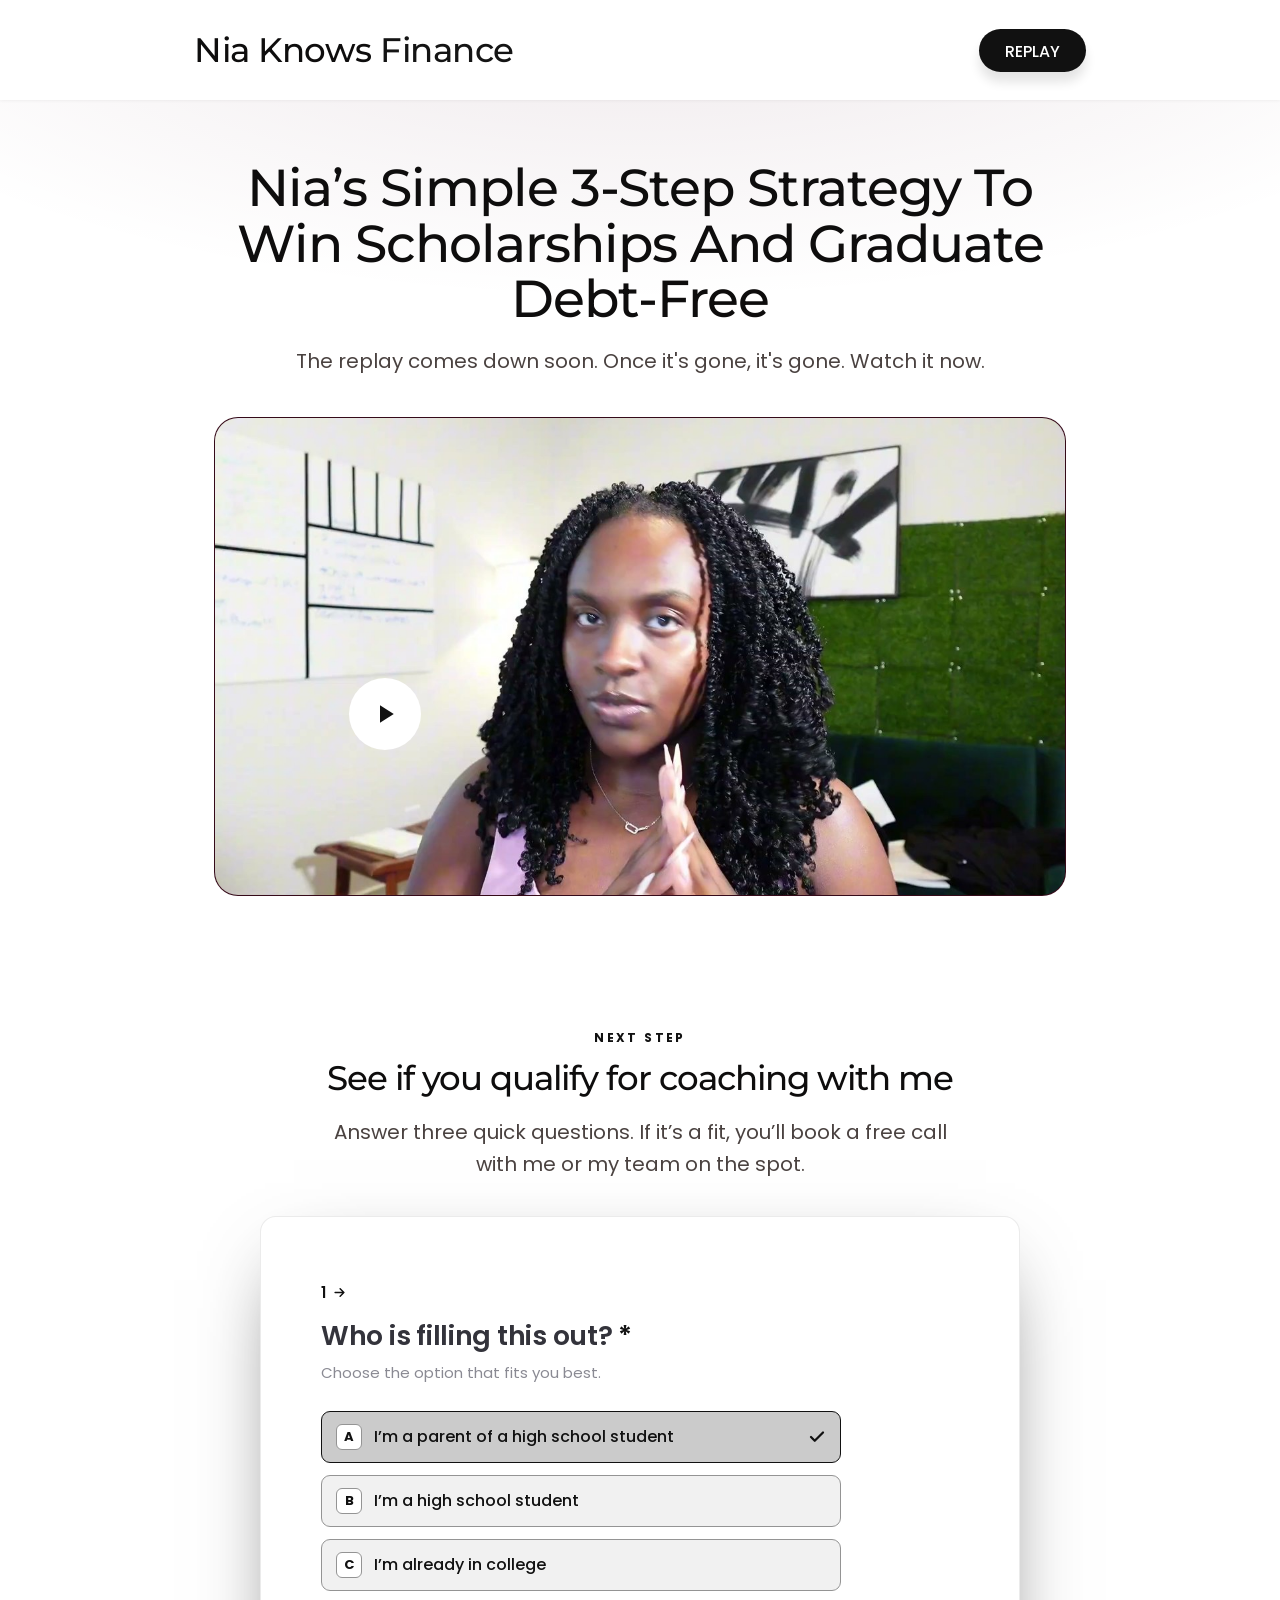
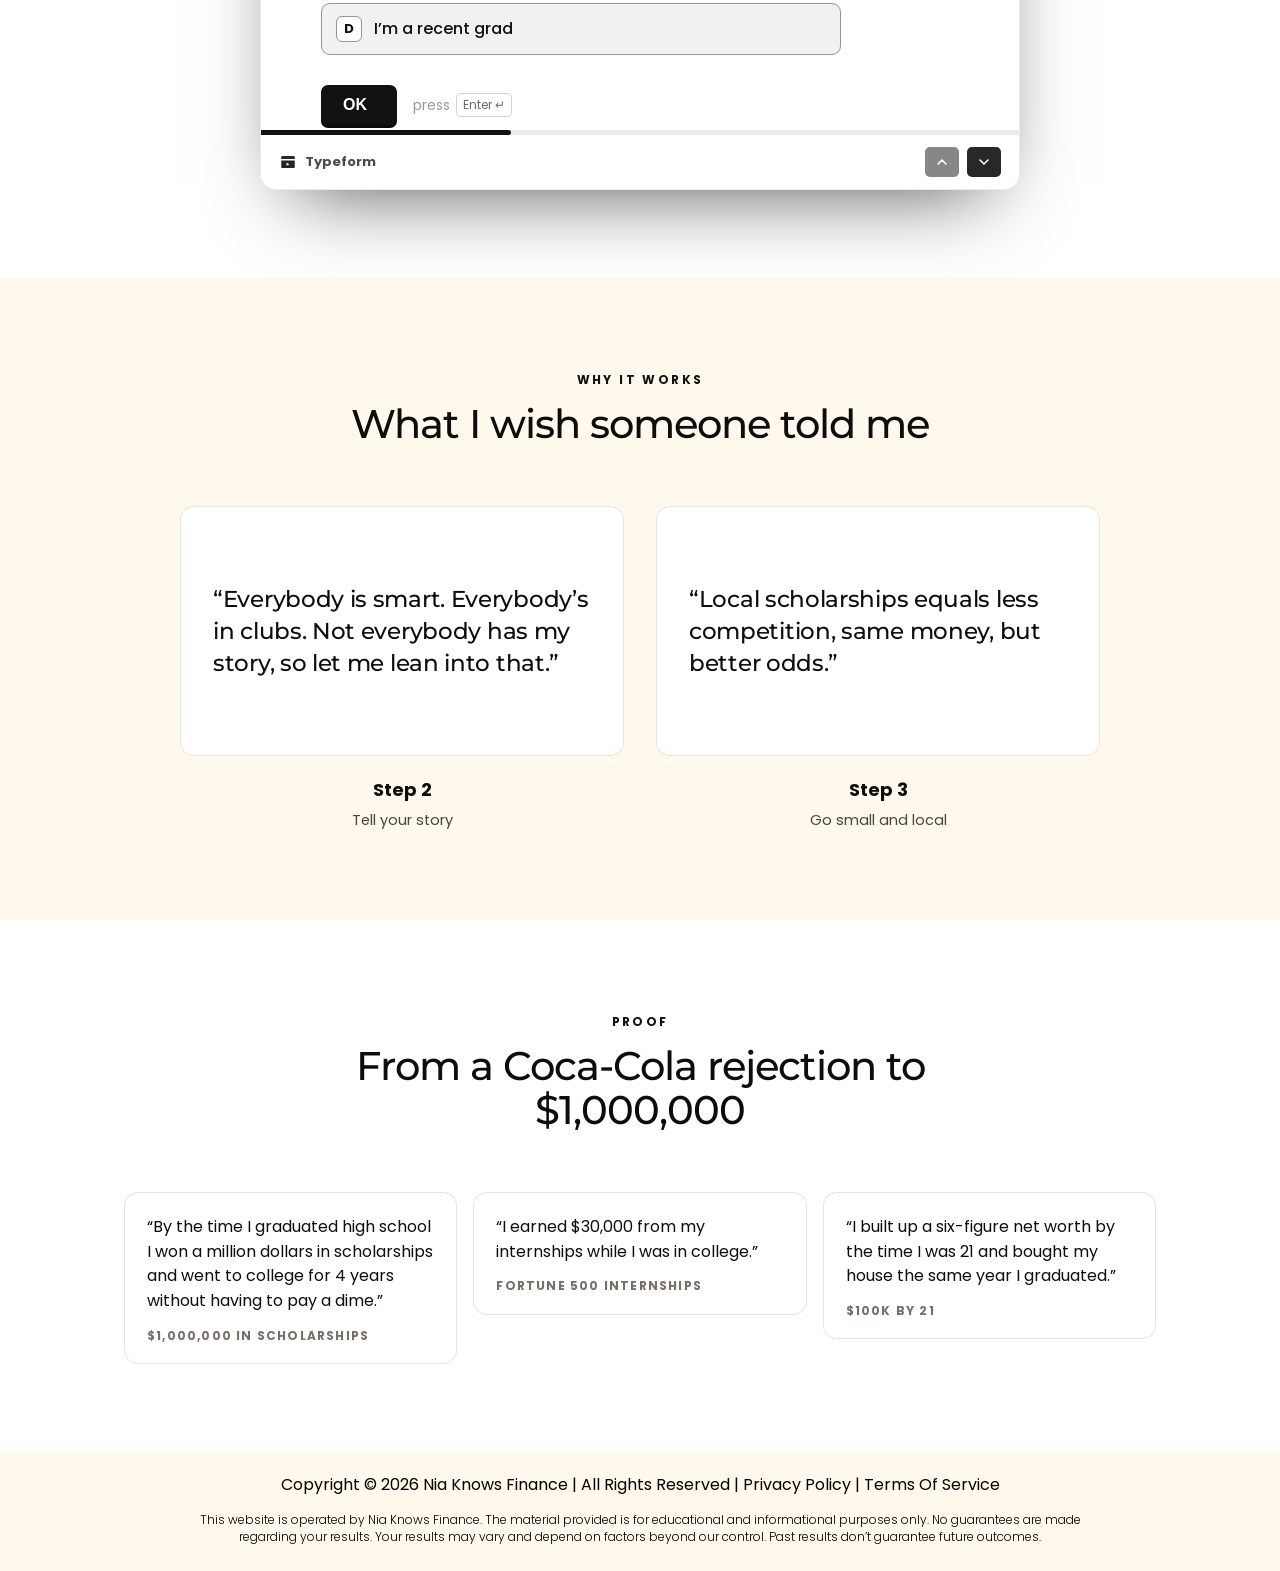
<file: replay/index.html>
<!DOCTYPE html>
<html lang="en">
<head>
<meta charset="utf-8">
<meta name="viewport" content="width=device-width, initial-scale=1, viewport-fit=cover">
<title>Replay · Nia Knows Finance</title>
<meta name="description" content="Watch the replay, then apply below.">
<meta name="robots" content="noindex">
  <link rel="icon" href="../assets/img/favicon.png" type="image/png" />
  <link rel="apple-touch-icon" href="../assets/img/apple-touch-icon.png" />
<script>try{if("scrollRestoration" in history)history.scrollRestoration="manual"}catch(e){}addEventListener("load",function(){if(!location.hash)scrollTo(0,0)});</script>
<link rel="preconnect" href="https://fonts.googleapis.com">
<link rel="preconnect" href="https://fonts.gstatic.com" crossorigin>
<link href="https://fonts.googleapis.com/css2?family=Montserrat:wght@600;700;800;900&family=Poppins:wght@300;400;500;600&display=swap" rel="stylesheet">
<link rel="stylesheet" href="../assets/funnel.css?v=1">
<style>
  @font-face{font-family:"SFD";src:url(../assets/fonts/sfpro-bold.woff2) format("woff2");font-weight:700;font-display:swap}
  @font-face{font-family:"Inter";src:url(../assets/fonts/inter-normal.woff2) format("woff2");font-weight:100 900;font-display:swap}
  :root{
    --bg:#fbf7f3;--surface:#ffffff;--surface-2:#fff8ec;
    --line:rgba(14,13,13,.10);--line-soft:rgba(14,13,13,.06);
    --text:#0e0d0d;--text-2:#4a4240;--text-3:#7a6e69;
    --accent:#111111;--accent-2:#f0952b;--accent-ink:#ffffff;
    --accent-soft:rgba(70,2,33,.10);--accent-glow:rgba(70,2,33,.28);
    --radius:22px;--maxw:1080px;
    --font:Inter,-apple-system,BlinkMacSystemFont,"Segoe UI",Roboto,Helvetica,Arial,sans-serif;
  }
  h1,h2,h3{font-family:SFD,"SF Pro Display",-apple-system,Inter,sans-serif}
  *{box-sizing:border-box}
  html{scroll-behavior:smooth}
  body{margin:0;background:var(--bg);color:var(--text);font-family:var(--font);
    -webkit-font-smoothing:antialiased;line-height:1.6;overflow-x:hidden}
  img{max-width:100%;display:block}
  a{color:inherit;text-decoration:none}
  .wrap{max-width:var(--maxw);margin:0 auto;padding:0 24px}
  .narrow{max-width:900px}
  h1,h2,h3{margin:0;letter-spacing:-.02em}
  h1{font-size:clamp(32px,5vw,52px);line-height:1.07;font-weight:800}
  h2{font-size:clamp(26px,4vw,40px);line-height:1.1;font-weight:800}
  .eyebrow{display:inline-block;font-size:12px;font-weight:700;letter-spacing:.2em;
    text-transform:uppercase;color:var(--accent);margin:0 0 16px}
  .lead{font-size:clamp(17px,2vw,20px);color:var(--text-2);margin:18px 0 0}
  .sec-head{text-align:center;max-width:720px;margin:0 auto 60px}
  .section{padding:88px 0;position:relative}
  .tint{background:radial-gradient(80% 120% at 50% 0%, rgba(255,255,255,.03), transparent 60%)}

  /* topbar (brand + pill = 2 elements → bar allowed) */
  .topbar{border-bottom:1px solid var(--line);background:rgba(251,247,243,.86);backdrop-filter:blur(8px)}
  .topbar .row{display:flex;align-items:center;justify-content:space-between;height:66px}
  .brand{display:inline-flex;align-items:center;gap:10px;font-weight:700;font-size:18px}
  .brand .mark{width:26px;height:26px;color:var(--accent)}
  .pill{display:inline-flex;align-items:center;gap:9px;font-size:12.5px;font-weight:700;
    letter-spacing:.08em;text-transform:uppercase;color:var(--accent);
    background:var(--accent-soft);border:1px solid color-mix(in srgb,var(--accent) 30%,transparent);
    border-radius:999px;padding:7px 15px}
  .pill .dot{width:7px;height:7px;border-radius:50%;background:var(--accent);
    box-shadow:0 0 0 4px var(--accent-soft)}

  /* hero + replay video */
  .hero{text-align:center;padding:60px 0 40px;position:relative;overflow:hidden}
  .hero::before{content:"";position:absolute;inset:0;pointer-events:none;
    background:radial-gradient(120% 70% at 50% -18%, var(--accent-soft), transparent 60%)}
  .hero .wrap{position:relative}
  .replay-frame{aspect-ratio:16/9;margin:40px auto 0;max-width:900px;border-radius:16px;
    overflow:hidden;position:relative;border:1px solid var(--line);
    background:#3a0a1b;display:grid;place-items:center}
  .vplay{width:72px;height:72px;border-radius:50%;background:rgba(255,255,255,.95);
    color:#0b0c0e;display:grid;place-items:center;box-shadow:0 14px 40px rgba(0,0,0,.55)}
  .slot-label{font-size:12px;letter-spacing:.08em;text-transform:uppercase;color:var(--text-3)}

  /* apply section */
  .apply-head{text-align:center;max-width:640px;margin:0 auto 36px}
  .apply-head h2{font-size:clamp(24px,3.4vw,34px)}

  /* =====================================================================
     TYPEFORM MOCKUP, mimics a real single-question Typeform slide
     ===================================================================== */
  .typeform{max-width:760px;margin:0 auto;background:#fff;color:#2b2b31;border-radius:16px;
    position:relative;overflow:hidden;min-height:480px;
    box-shadow:0 30px 80px -34px rgba(0,0,0,.75);border:1px solid rgba(0,0,0,.08);
    display:flex;flex-direction:column}
  .tf-slide{flex:1;display:none;flex-direction:column;justify-content:center;
    padding:64px 60px;max-width:640px}
  .tf-slide.active{display:flex;animation:tfIn .38s cubic-bezier(.22,.61,.36,1)}
  @keyframes tfIn{from{opacity:0;transform:translateY(10px)}to{opacity:1;transform:none}}
  /* completion state */
  .tf-done{flex:1;display:none;flex-direction:column;align-items:center;justify-content:center;
    text-align:center;padding:64px 60px}
  .tf-done.active{display:flex;animation:tfIn .5s cubic-bezier(.22,.61,.36,1)}
  .tf-done .chk{width:66px;height:66px;border-radius:50%;margin-bottom:22px;display:grid;
    place-items:center;background:color-mix(in srgb,var(--accent) 15%,#fff);color:var(--accent)}
  .tf-done .chk svg{width:33px;height:33px}
  .tf-done h3{font-size:26px;font-weight:600;color:#33333b;letter-spacing:-.01em;line-height:1.25}
  .tf-done p{font-size:16px;color:#8a8a93;margin:10px 0 0}
  .tf-qnum{display:inline-flex;align-items:center;gap:6px;color:var(--accent);
    font-size:15px;font-weight:600;margin-bottom:14px}
  .tf-qnum svg{width:15px;height:15px}
  .tf-q{font-size:27px;font-weight:600;line-height:1.28;color:#33333b;letter-spacing:-.01em}
  .tf-q .req{color:var(--accent)}
  .tf-desc{font-size:15px;color:#8a8a93;margin-top:8px}
  .tf-opts{margin-top:26px;display:flex;flex-direction:column;gap:12px}
  .tf-opt{display:flex;align-items:center;gap:12px;padding:12px 14px;cursor:pointer;
    border:1.5px solid color-mix(in srgb,var(--accent) 45%,#fff);border-radius:9px;
    background:color-mix(in srgb,var(--accent) 6%,#fff);
    color:color-mix(in srgb,var(--accent) 88%,#111);font-size:16px;font-weight:500;
    transition:background .15s ease,border-color .15s ease}
  .tf-opt:hover{background:color-mix(in srgb,var(--accent) 14%,#fff)}
  .tf-opt.sel{background:color-mix(in srgb,var(--accent) 22%,#fff);border-color:var(--accent)}
  .tf-key{flex:none;width:26px;height:26px;border-radius:6px;display:grid;place-items:center;
    border:1.5px solid color-mix(in srgb,var(--accent) 45%,#fff);font-size:13px;font-weight:700;
    color:color-mix(in srgb,var(--accent) 88%,#111);background:#fff}
  .tf-opt .tick{margin-left:auto;width:18px;height:18px;color:var(--accent);opacity:0}
  .tf-opt.sel .tick{opacity:1}
  .tf-actions{display:flex;align-items:center;gap:16px;margin-top:30px}
  .tf-ok{display:inline-flex;align-items:center;gap:8px;background:var(--accent);color:#fff;
    font-weight:700;font-size:16px;border:none;border-radius:7px;padding:11px 22px;cursor:pointer;
    box-shadow:0 3px 0 color-mix(in srgb,var(--accent) 60%,#000)}
  .tf-ok:hover{filter:brightness(1.04)}
  .tf-hint{font-size:14px;color:#9a9aa2;display:flex;align-items:center;gap:6px}
  .tf-hint kbd{display:inline-flex;align-items:center;gap:4px;border:1px solid #d3d3d8;
    border-radius:4px;padding:1px 6px;font-size:12px;font-family:inherit;color:#6b6b73}
  /* progress + nav */
  .tf-bottom{position:absolute;left:0;right:0;bottom:0}
  .tf-progress{height:5px;background:#ececf0}
  .tf-progress i{display:block;height:100%;width:20%;background:var(--accent);
    border-radius:0 3px 3px 0;transition:width .3s ease}
  .tf-brandbar{display:flex;align-items:center;justify-content:space-between;padding:12px 18px}
  .tf-brand{display:flex;align-items:center;gap:8px;font-size:13px;font-weight:700;color:#4a4a52}
  .tf-brand svg{width:18px;height:18px}
  .tf-nav{display:flex;gap:8px}
  .tf-nav button{width:34px;height:30px;border:none;background:var(--accent);color:#fff;
    border-radius:5px;display:grid;place-items:center;cursor:pointer;opacity:.9}
  .tf-nav button:first-child{opacity:.5}
  .tf-nav svg{width:16px;height:16px}

  /* routing connector */
  .route-note{display:flex;align-items:center;justify-content:center;gap:12px;
    margin:26px auto;max-width:760px;color:var(--text-3);font-size:13px;
    letter-spacing:.06em;text-transform:uppercase;font-weight:600}
  .route-note::before,.route-note::after{content:"";flex:1;height:1px;
    background:linear-gradient(90deg,transparent,var(--line),transparent)}

  /* =====================================================================
     CALENDLY MOCKUP, mimics a real Calendly booking embed
     ===================================================================== */
  .calendly{max-width:900px;margin:0 auto;background:#fff;color:#0a2540;border-radius:14px;
    overflow:hidden;border:1px solid rgba(0,0,0,.1);box-shadow:0 30px 80px -34px rgba(0,0,0,.75);
    display:grid;grid-template-columns:280px 1fr 210px;min-height:440px;font-size:14px}
  .cy-info{padding:26px 24px;border-right:1px solid #eef0f2}
  .cy-host{display:flex;align-items:center;gap:10px;margin-bottom:18px}
  .cy-host .av{width:34px;height:34px;border-radius:50%;background:#e6ecf5;overflow:hidden;
    display:grid;place-items:center;font-weight:700;color:#0a2540;font-size:14px}
  .cy-host .av img{width:100%;height:100%;object-fit:cover}
  .cy-hostname{font-size:14px;color:#6b7785;font-weight:600}
  .cy-title{font-size:22px;font-weight:700;color:#1a1a1a;line-height:1.2;margin:2px 0 18px}
  .cy-meta{display:flex;flex-direction:column;gap:12px;color:#4a5561;font-size:14.5px}
  .cy-meta div{display:flex;align-items:flex-start;gap:10px}
  .cy-meta svg{width:19px;height:19px;flex:none;color:#4a5561;margin-top:1px}
  .cy-desc{margin-top:22px;font-size:13.5px;color:#6b7785;line-height:1.5}
  /* calendar */
  .cy-cal{padding:26px 26px 20px}
  .cy-cal h4{margin:0 0 18px;font-size:17px;font-weight:700;color:#1a1a1a}
  .cy-month{display:flex;align-items:center;justify-content:space-between;margin-bottom:14px}
  .cy-month b{font-size:15px;font-weight:700;color:#1a1a1a}
  .cy-month .nav{display:flex;gap:6px}
  .cy-month .nav button{width:30px;height:30px;border:none;background:transparent;border-radius:50%;
    color:#006BFF;cursor:pointer;display:grid;place-items:center}
  .cy-month .nav button:hover{background:#eef4ff}
  .cy-month .nav svg{width:16px;height:16px}
  .cy-dow{display:grid;grid-template-columns:repeat(7,1fr);gap:4px;margin-bottom:6px}
  .cy-dow span{text-align:center;font-size:11px;font-weight:700;color:#8b98a5;letter-spacing:.02em}
  .cy-grid{display:grid;grid-template-columns:repeat(7,1fr);gap:4px}
  .cy-day{aspect-ratio:1;display:grid;place-items:center;font-size:14px;border-radius:50%;
    color:#c5ccd3;font-weight:600}
  .cy-day.av{color:#006BFF;background:#eef4ff;cursor:pointer;font-weight:700}
  .cy-day.av:hover{background:#dbe8ff}
  .cy-day.sel{background:#006BFF;color:#fff}
  /* times */
  .cy-times{padding:26px 20px;border-left:1px solid #eef0f2;display:flex;flex-direction:column}
  .cy-times .lab{font-size:14px;font-weight:700;color:#1a1a1a;margin-bottom:4px}
  .cy-times .fmt{font-size:12.5px;color:#8b98a5;margin-bottom:14px}
  .cy-slot{border:1.5px solid #d3dce4;color:#006BFF;font-weight:700;text-align:center;
    padding:11px;border-radius:8px;margin-bottom:10px;cursor:pointer;font-size:14.5px;background:#fff}
  .cy-slot:hover{border-color:#006BFF}
  .cy-foot{grid-column:1/-1;border-top:1px solid #eef0f2;display:flex;align-items:center;
    justify-content:flex-end;padding:10px 22px}
  .cy-brand{display:flex;align-items:center;gap:7px;font-size:12px;color:#6b7785;font-weight:600}
  .cy-brand svg{width:18px;height:18px}
  .cy-slot.sel{border-color:#006BFF;background:#eef4ff;color:#0057cc}
  .cy-confirm{margin-top:auto;background:#006BFF;color:#fff;font-weight:700;border:none;
    border-radius:8px;padding:12px;cursor:pointer;font-size:15px;opacity:0;pointer-events:none;
    transform:translateY(4px);transition:opacity .22s ease,transform .22s ease}
  .cy-confirm.on{opacity:1;pointer-events:auto;transform:none}
  .cy-confirm:hover{background:#0057cc}
  /* booked confirmation state (replaces the picker on confirm) */
  .cy-booked{display:none;grid-column:1/-1;flex-direction:column;align-items:center;
    justify-content:center;text-align:center;padding:60px 30px;min-height:440px}
  .calendly.booked .cy-info,.calendly.booked .cy-cal,.calendly.booked .cy-times{display:none}
  .calendly.booked .cy-booked{display:flex;animation:tfIn .45s cubic-bezier(.22,.61,.36,1)}
  .cy-check{width:62px;height:62px;border-radius:50%;background:#e7f0ff;color:#006BFF;
    display:grid;place-items:center;margin-bottom:20px}
  .cy-check svg{width:31px;height:31px}
  .cy-booked h3{font-size:24px;color:#1a1a1a;font-weight:700}
  .cy-booked p{color:#4a5561;margin:11px 0 22px;font-size:15px}
  .cy-booked p b{color:#1a1a1a}
  .cy-addcal{display:inline-flex;background:#006BFF;color:#fff;font-weight:700;
    padding:11px 24px;border-radius:8px;font-size:14.5px}
  .cy-addcal:hover{background:#0057cc}

  /* booking step, hidden until the application is completed */
  .booking{margin-top:72px}
  .booking[hidden]{display:none}
  .booking.reveal{animation:revealUp .55s cubic-bezier(.22,.61,.36,1)}
  @keyframes revealUp{from{opacity:0;transform:translateY(22px)}to{opacity:1;transform:none}}
  .booking-head{text-align:center;max-width:560px;margin:0 auto 34px}
  .booking-head h3{font-size:clamp(22px,3vw,30px);font-weight:800;letter-spacing:-.02em}
  .booking-head p{font-size:16px;color:var(--text-2);margin:12px 0 0}

  @media(prefers-reduced-motion:reduce){
    *{animation:none!important}
    html{scroll-behavior:auto}
    .cy-confirm{transition:none}
  }

  /* video testimonials + proof (shared) */
  .vgrid{display:grid;grid-template-columns:repeat(2,1fr);gap:32px;max-width:920px;margin:0 auto}
  .vcard{text-align:center}
  .vframe{aspect-ratio:16/9;border-radius:14px;overflow:hidden;position:relative;
    background:linear-gradient(160deg,#0f1216,#0a0b0d);border:1px solid var(--line);
    display:grid;place-items:center}
  .vframe .vplay{width:60px;height:60px}
  .vname{font-size:18px;font-weight:700;margin:20px 0 4px}
  .vdesc{font-size:14.5px;color:var(--text-2);margin:0 auto;max-width:34ch}
  .proof-grid{display:grid;grid-template-columns:repeat(4,1fr);gap:16px}
  .shot{aspect-ratio:4/3;border-radius:12px;background:var(--surface);border:1px solid var(--line);
    display:grid;place-items:center}

  /* footer */
  .foot{border-top:1px solid var(--line);background:var(--surface);
    display:flex;align-items:center;justify-content:center;padding:13px 0}
  .foot .brand{font-size:17px}.foot .mark{width:24px;height:24px}

  @media(max-width:860px){
    .typeform{min-height:auto}.tf-slide{padding:44px 30px}
    .calendly{grid-template-columns:1fr}
    .cy-info,.cy-times{border-right:none;border-left:none;border-bottom:1px solid #eef0f2}
    .vgrid{grid-template-columns:1fr}.proof-grid{grid-template-columns:repeat(2,1fr)}
  }

  /* quote cards in place of student videos */
  .shot{aspect-ratio:437/630!important}
  .shot img{width:100%;height:100%;object-fit:cover;object-position:top}
  .vquote{display:flex;align-items:center;justify-content:center;padding:28px 32px;text-align:left;background:linear-gradient(160deg,var(--surface-2),var(--surface))!important}
  .vquote p{margin:0;font:700 clamp(17px,2vw,21px)/1.4 SFD,Inter,sans-serif;color:var(--text)}
  .wall{columns:3 280px;column-gap:16px}
  .wq{break-inside:avoid;margin:0 0 16px;background:var(--surface);border:1px solid var(--line);border-radius:14px;padding:22px 22px 18px}
  .wq blockquote{margin:0;font-size:16px;line-height:1.55;color:var(--text)}
  .wq figcaption{margin-top:12px;font-size:12px;font-weight:700;letter-spacing:.1em;text-transform:uppercase;color:var(--text-3)}

  /* matches the register page: light cream, same cards and type */
  body{background:var(--bg)!important;color:var(--text)}
  h1,h2,h3{font-family:var(--display)!important;font-weight:700!important;letter-spacing:-.025em}
  .tint{background:linear-gradient(180deg,var(--bg),#f6e4e1)!important}
  .step,.prep,.typeform-shell{box-shadow:0 30px 60px -40px rgba(60,20,20,.25)}
  .step{background:#fff!important;border:1px solid var(--line)!important;border-radius:24px!important}
  .step-n{background:var(--accent)!important;color:#fff!important}
  .cal-btn{background:#fff!important;color:var(--text)!important;border:1px solid var(--line)!important;border-radius:999px!important}
  .vplay{background:#fff!important;color:var(--accent)!important;box-shadow:none!important}
  .prep-play{color:var(--accent)!important}
  .vquote{background:#fff!important;border:1px solid var(--line)}
  .wq{background:#fff!important}
  .replay-frame{border-radius:24px!important;box-shadow:none}
  .pill-eb{margin-bottom:16px}

  /* same look as the register page: Montserrat headings, Poppins text */
  :root{--display:Montserrat,system-ui,sans-serif;--sans:Poppins,-apple-system,Helvetica,Arial,sans-serif;--font:Poppins,-apple-system,Helvetica,Arial,sans-serif;--nude:#f3f1ea}
  body{background:#fff!important;font-family:var(--sans)!important}
  h1,h2,h3{font-family:var(--display)!important;font-weight:500!important;letter-spacing:-1px!important;color:var(--ink)}
  h1 em,h2 em{font-style:italic;font-weight:600}
  .tint{background:var(--cream,#fff8ec)!important}
  .jd-head{background:#fff!important;backdrop-filter:none!important;-webkit-backdrop-filter:none!important;border:0!important;box-shadow:0 1px 3px rgba(0,0,0,.05)}
  .jd-head .row{height:100px;max-width:940px}
  .jd-head .logo{font:500 34px/1 var(--display);letter-spacing:-.5px}
  .jd-pill{display:inline-flex;align-items:center;border-radius:50px;background:#111;color:#fff;font:500 16px/1 var(--sans);text-transform:uppercase;padding:15px 26px 12px;box-shadow:0 10px 11px rgba(0,0,0,.11)}
  .cta{background:none!important;border:0!important;padding:0!important}
  .cta span{background:#f0952b!important;font:500 18px/1 var(--sans)!important;letter-spacing:0!important;padding:16px 30px 13px!important;box-shadow:0 10px 11px rgba(0,0,0,.11)!important}
  .cta span::after{display:none!important}
  .step-n{font-family:var(--sans)!important}
  .jd-foot{background:#fff8ec;text-align:center;padding:22px 20px 26px;color:#000}
  .jd-foot p{margin:0 auto;max-width:900px}
  .jd-foot .c1{margin-bottom:14px;font:400 16px/1.4 var(--sans)}
  .jd-foot .c2{font:300 12px/1.45 var(--sans)}
  @media(max-width:640px){.jd-head .row{height:64px}.jd-head .logo{font-size:28px}.jd-pill{font-size:13px;padding:12px 16px 10px}}
  .vquote p{font-family:var(--display)!important;font-weight:500!important;font-size:clamp(19px,2.2vw,23px)!important;letter-spacing:-.3px}
</style>
</head>
<body>

<header class="jd-head">
  <div class="wrap row">
    <span class="logo">Nia Knows <i>Finance</i></span>
    <span class="jd-pill">Replay</span>
  </div>
</header>

  <!-- ============ HERO + REPLAY VIDEO ============ -->
  <section class="hero">
    <div class="wrap narrow">
      <h1>Nia&rsquo;s Simple 3-Step Strategy To Win Scholarships And Graduate Debt-Free</h1>
      <p class="lead">The replay comes down soon. Once it's gone, it's gone. Watch it now.</p>
      <div class="replay-frame">
        <img src="../assets/img/replay-poster.jpg?v=1" alt="Replay: How to win scholarships" style="position:absolute;inset:0;width:100%;height:100%;object-fit:cover"><span class="vplay" style="position:absolute;left:20%;top:62%;transform:translate(-50%,-50%)"><svg width="30" height="30" viewBox="0 0 24 24" fill="currentColor"><path d="M8 5v14l11-7z"/></svg></span>
        
      </div>
    </div>
  </section>

  <!-- ============ APPLICATION (Typeform → Calendly) ============ -->
  <section class="section" id="apply">
    <div class="wrap">
      <div class="apply-head">
        <span class="eyebrow">Next step</span>
        <h2>See if you qualify for coaching with me</h2>
        <p class="lead">Answer three quick questions. If it&rsquo;s a fit, you&rsquo;ll book a free call with me or my team on the spot.</p>
      </div>

      <!-- TYPEFORM MOCKUP, real multi-step behaviour; reveals Calendly on completion -->
      <div class="typeform" id="typeform" role="group" aria-label="Application form">

        <!-- Q1 -->
        <div class="tf-slide active" data-step="1">
          <span class="tf-qnum">
            1
            <svg viewBox="0 0 24 24" fill="none" stroke="currentColor" stroke-width="2.4" stroke-linecap="round" stroke-linejoin="round"><path d="M5 12h14M13 6l6 6-6 6"/></svg>
          </span>
          <div class="tf-q">Who is filling this out? <span class="req">*</span></div>
          <div class="tf-desc">Choose the option that fits you best.</div>
          <div class="tf-opts">
            <label class="tf-opt sel"><span class="tf-key">A</span> I&rsquo;m a parent of a high school student
              <svg class="tick" viewBox="0 0 24 24" fill="none" stroke="currentColor" stroke-width="3" stroke-linecap="round" stroke-linejoin="round"><path d="M20 6L9 17l-5-5"/></svg></label>
            <label class="tf-opt"><span class="tf-key">B</span> I&rsquo;m a high school student
              <svg class="tick" viewBox="0 0 24 24" fill="none" stroke="currentColor" stroke-width="3" stroke-linecap="round" stroke-linejoin="round"><path d="M20 6L9 17l-5-5"/></svg></label>
            <label class="tf-opt"><span class="tf-key">C</span> I&rsquo;m already in college
              <svg class="tick" viewBox="0 0 24 24" fill="none" stroke="currentColor" stroke-width="3" stroke-linecap="round" stroke-linejoin="round"><path d="M20 6L9 17l-5-5"/></svg></label>
            <label class="tf-opt"><span class="tf-key">D</span> I&rsquo;m a recent grad
              <svg class="tick" viewBox="0 0 24 24" fill="none" stroke="currentColor" stroke-width="3" stroke-linecap="round" stroke-linejoin="round"><path d="M20 6L9 17l-5-5"/></svg></label>
          </div>
          <div class="tf-actions">
            <button class="tf-ok" type="button">OK
              <svg viewBox="0 0 24 24" fill="none" stroke="currentColor" stroke-width="2.4" stroke-linecap="round" stroke-linejoin="round"><path d="M20 6L9 17l-5-5"/></svg>
            </button>
            <span class="tf-hint">press <kbd>Enter ↵</kbd></span>
          </div>
        </div>

        <!-- Q2 -->
        <div class="tf-slide" data-step="2">
          <span class="tf-qnum">
            2
            <svg viewBox="0 0 24 24" fill="none" stroke="currentColor" stroke-width="2.4" stroke-linecap="round" stroke-linejoin="round"><path d="M5 12h14M13 6l6 6-6 6"/></svg>
          </span>
          <div class="tf-q">How much do you still need to cover college? <span class="req">*</span></div>
          <div class="tf-desc">Pick the closest goal.</div>
          <div class="tf-opts">
            <label class="tf-opt sel"><span class="tf-key">A</span> Under $10,000 a year
              <svg class="tick" viewBox="0 0 24 24" fill="none" stroke="currentColor" stroke-width="3" stroke-linecap="round" stroke-linejoin="round"><path d="M20 6L9 17l-5-5"/></svg></label>
            <label class="tf-opt"><span class="tf-key">B</span> $10,000 to $25,000 a year
              <svg class="tick" viewBox="0 0 24 24" fill="none" stroke="currentColor" stroke-width="3" stroke-linecap="round" stroke-linejoin="round"><path d="M20 6L9 17l-5-5"/></svg></label>
            <label class="tf-opt"><span class="tf-key">C</span> $25,000 to $50,000 a year
              <svg class="tick" viewBox="0 0 24 24" fill="none" stroke="currentColor" stroke-width="3" stroke-linecap="round" stroke-linejoin="round"><path d="M20 6L9 17l-5-5"/></svg></label>
            <label class="tf-opt"><span class="tf-key">D</span> More than $50,000 a year
              <svg class="tick" viewBox="0 0 24 24" fill="none" stroke="currentColor" stroke-width="3" stroke-linecap="round" stroke-linejoin="round"><path d="M20 6L9 17l-5-5"/></svg></label>
          </div>
          <div class="tf-actions">
            <button class="tf-ok" type="button">OK
              <svg viewBox="0 0 24 24" fill="none" stroke="currentColor" stroke-width="2.4" stroke-linecap="round" stroke-linejoin="round"><path d="M20 6L9 17l-5-5"/></svg>
            </button>
            <span class="tf-hint">press <kbd>Enter ↵</kbd></span>
          </div>
        </div>

        <!-- Q3 -->
        <div class="tf-slide" data-step="3">
          <span class="tf-qnum">
            3
            <svg viewBox="0 0 24 24" fill="none" stroke="currentColor" stroke-width="2.4" stroke-linecap="round" stroke-linejoin="round"><path d="M5 12h14M13 6l6 6-6 6"/></svg>
          </span>
          <div class="tf-q">When does the first tuition bill land? <span class="req">*</span></div>
          <div class="tf-desc">Be honest, it helps us prep for your call.</div>
          <div class="tf-opts">
            <label class="tf-opt sel"><span class="tf-key">A</span> Within 6 months
              <svg class="tick" viewBox="0 0 24 24" fill="none" stroke="currentColor" stroke-width="3" stroke-linecap="round" stroke-linejoin="round"><path d="M20 6L9 17l-5-5"/></svg></label>
            <label class="tf-opt"><span class="tf-key">B</span> In 6 to 12 months
              <svg class="tick" viewBox="0 0 24 24" fill="none" stroke="currentColor" stroke-width="3" stroke-linecap="round" stroke-linejoin="round"><path d="M20 6L9 17l-5-5"/></svg></label>
            <label class="tf-opt"><span class="tf-key">C</span> In 1 to 2 years
              <svg class="tick" viewBox="0 0 24 24" fill="none" stroke="currentColor" stroke-width="3" stroke-linecap="round" stroke-linejoin="round"><path d="M20 6L9 17l-5-5"/></svg></label>
            <label class="tf-opt"><span class="tf-key">D</span> I&rsquo;m already paying it
              <svg class="tick" viewBox="0 0 24 24" fill="none" stroke="currentColor" stroke-width="3" stroke-linecap="round" stroke-linejoin="round"><path d="M20 6L9 17l-5-5"/></svg></label>
          </div>
          <div class="tf-actions">
            <button class="tf-ok" type="button">Submit
              <svg viewBox="0 0 24 24" fill="none" stroke="currentColor" stroke-width="2.4" stroke-linecap="round" stroke-linejoin="round"><path d="M20 6L9 17l-5-5"/></svg>
            </button>
            <span class="tf-hint">press <kbd>Enter ↵</kbd></span>
          </div>
        </div>

        <!-- completion beat -->
        <div class="tf-done" id="tfDone" aria-live="polite">
          <span class="chk"><svg viewBox="0 0 24 24" fill="none" stroke="currentColor" stroke-width="3" stroke-linecap="round" stroke-linejoin="round"><path d="M20 6L9 17l-5-5"/></svg></span>
          <h3>Thanks, one last step: pick a time</h3>
          <p>Your booking calendar is opening below.</p>
        </div>

        <div class="tf-bottom">
          <div class="tf-progress"><i id="tfBar"></i></div>
          <div class="tf-brandbar">
            <span class="tf-brand">
              <svg viewBox="0 0 24 24" fill="#262627" aria-hidden="true"><path d="M4 4h16a1 1 0 0 1 1 1v3H3V5a1 1 0 0 1 1-1zm-1 6h18v9a1 1 0 0 1-1 1H4a1 1 0 0 1-1-1v-9zm7 3v4l4-2z"/></svg>
              Typeform
            </span>
            <div class="tf-nav">
              <button type="button" aria-label="Previous" id="tfPrev"><svg viewBox="0 0 24 24" fill="none" stroke="currentColor" stroke-width="2.4" stroke-linecap="round" stroke-linejoin="round"><path d="M18 15l-6-6-6 6"/></svg></button>
              <button type="button" aria-label="Next" id="tfNext"><svg viewBox="0 0 24 24" fill="none" stroke="currentColor" stroke-width="2.4" stroke-linecap="round" stroke-linejoin="round"><path d="M6 9l6 6 6-6"/></svg></button>
            </div>
          </div>
        </div>
      </div>

      <!-- BOOKING STEP, hidden until the Typeform is completed -->
      <div class="booking" id="booking" hidden>
        <div class="booking-head">
          <span class="eyebrow">You're in, last step</span>
          <h3>Grab your call time</h3>
          <p>Pick a day and time that works. This is the call where we map out how your family pays for college.</p>
        </div>

        <!-- CALENDLY MOCKUP (the booking step the Typeform hands off to) -->
        <div class="calendly" id="calendly">
        <div class="cy-info">
          <div class="cy-host">
            <span class="av"><img src="../assets/img/pfp.jpg" alt="" onerror="this.style.display='none';this.parentNode.textContent='N'"></span>
            <span class="cy-hostname">Nia Knows Finance</span>
          </div>
          <div class="cy-title">College Cash Call</div>
          <div class="cy-meta">
            <div>
              <svg viewBox="0 0 24 24" fill="none" stroke="currentColor" stroke-width="1.8"><circle cx="12" cy="12" r="9"/><path d="M12 7v5l3 2"/></svg>
              30 min
            </div>
            <div>
              <svg viewBox="0 0 24 24" fill="none" stroke="currentColor" stroke-width="1.8" stroke-linejoin="round"><path d="M15 10l5-3v10l-5-3z"/><rect x="3" y="6" width="12" height="12" rx="2"/></svg>
              Web conferencing details provided upon confirmation.
            </div>
          </div>
          <p class="cy-desc">A short call to map out how your family pays for college, and see if we&rsquo;re a fit to work together.</p>
        </div>

        <div class="cy-cal">
          <h4>Select a Date &amp; Time</h4>
          <div class="cy-month">
            <b>November 2026</b>
            <div class="nav">
              <button aria-label="Previous month"><svg viewBox="0 0 24 24" fill="none" stroke="currentColor" stroke-width="2.2" stroke-linecap="round" stroke-linejoin="round"><path d="M15 18l-6-6 6-6"/></svg></button>
              <button aria-label="Next month"><svg viewBox="0 0 24 24" fill="none" stroke="currentColor" stroke-width="2.2" stroke-linecap="round" stroke-linejoin="round"><path d="M9 18l6-6-6-6"/></svg></button>
            </div>
          </div>
          <div class="cy-dow"><span>SUN</span><span>MON</span><span>TUE</span><span>WED</span><span>THU</span><span>FRI</span><span>SAT</span></div>
          <div class="cy-grid">
            <span class="cy-day">1</span><span class="cy-day av">2</span><span class="cy-day av">3</span><span class="cy-day av">4</span><span class="cy-day sel">5</span><span class="cy-day av">6</span><span class="cy-day">7</span>
            <span class="cy-day">8</span><span class="cy-day av">9</span><span class="cy-day av">10</span><span class="cy-day av">11</span><span class="cy-day av">12</span><span class="cy-day av">13</span><span class="cy-day">14</span>
            <span class="cy-day">15</span><span class="cy-day av">16</span><span class="cy-day av">17</span><span class="cy-day av">18</span><span class="cy-day av">19</span><span class="cy-day av">20</span><span class="cy-day">21</span>
            <span class="cy-day">22</span><span class="cy-day av">23</span><span class="cy-day av">24</span><span class="cy-day av">25</span><span class="cy-day av">26</span><span class="cy-day av">27</span><span class="cy-day">28</span>
            <span class="cy-day">29</span><span class="cy-day av">30</span>
          </div>
        </div>

        <div class="cy-times">
          <div class="lab cy-lab">Thursday, November 5</div>
          <div class="fmt">
            <svg viewBox="0 0 24 24" width="12" height="12" style="display:inline;vertical-align:-1px;margin-right:3px" fill="none" stroke="currentColor" stroke-width="2"><circle cx="12" cy="12" r="9"/></svg>
            12h &nbsp;·&nbsp; Central Time
          </div>
          <div class="cy-slot">9:00am</div>
          <div class="cy-slot">9:30am</div>
          <div class="cy-slot">10:00am</div>
          <div class="cy-slot">1:00pm</div>
          <div class="cy-slot">2:30pm</div>
          <button class="cy-confirm" id="cyConfirm" type="button">Confirm</button>
        </div>

        <!-- confirmation state (shown after Confirm) -->
        <div class="cy-booked" id="cyBooked" aria-live="polite">
          <span class="cy-check"><svg viewBox="0 0 24 24" fill="none" stroke="currentColor" stroke-width="3" stroke-linecap="round" stroke-linejoin="round"><path d="M20 6L9 17l-5-5"/></svg></span>
          <h3>You're booked</h3>
          <p>College Cash Call · <b id="cyWhen">Thursday, November 5 · 9:00am</b><br>A calendar invite with the meeting link is on its way.</p>
          <a class="cy-addcal" href="https://calendly.com/nikola-monetisebetter/discovery">Add to calendar</a>
        </div>

        <div class="cy-foot">
          <span class="cy-brand">
            <svg viewBox="0 0 24 24" fill="#006BFF" aria-hidden="true"><path d="M12 2a10 10 0 1 0 0 20 10 10 0 0 0 0-20zm0 4.2c1.7 0 3.2.8 4.1 2.1l-2 1.2A2.9 2.9 0 0 0 12 8.4a3.6 3.6 0 0 0 0 7.2c.9 0 1.7-.4 2.2-1l2 1.2A5 5 0 1 1 12 6.2z"/></svg>
            Calendly
          </span>
        </div>
        </div>
      </div>
    </div>
  </section>

  <!-- ============ NIA'S OWN WORDS (2-up) ============ -->
  <section class="section tint">
    <div class="wrap">
      <div class="sec-head">
        <span class="eyebrow">Why it works</span>
        <h2>What I wish someone told me</h2>
      </div>
      <div class="vgrid">
        <article class="vcard">
          <div class="vframe vquote"><p>&ldquo;Everybody is smart. Everybody&rsquo;s in clubs. Not everybody has my story, so let me lean into that.&rdquo;</p></div>
          <div class="vname">Step 2</div>
          <p class="vdesc">Tell your story</p>
        </article>
        <article class="vcard">
          <div class="vframe vquote"><p>&ldquo;Local scholarships equals less competition, same money, but better odds.&rdquo;</p></div>
          <div class="vname">Step 3</div>
          <p class="vdesc">Go small and local</p>
        </article>
      </div>
    </div>
  </section>

  <!-- ============ NIA'S RESULTS ============ -->
  <section class="section">
    <div class="wrap">
      <div class="sec-head">
        <span class="eyebrow">Proof</span>
        <h2>From a Coca-Cola rejection to $1,000,000</h2>
      </div>
      <div class="wall"><figure class="wq"><blockquote>&ldquo;By the time I graduated high school I won a million dollars in scholarships and went to college for 4 years without having to pay a dime.&rdquo;</blockquote><figcaption>$1,000,000 in scholarships</figcaption></figure><figure class="wq"><blockquote>&ldquo;I earned $30,000 from my internships while I was in college.&rdquo;</blockquote><figcaption>Fortune 500 internships</figcaption></figure><figure class="wq"><blockquote>&ldquo;I built up a six-figure net worth by the time I was 21 and bought my house the same year I graduated.&rdquo;</blockquote><figcaption>$100K by 21</figcaption></figure></div>
    </div>
  </section>

  <!-- ============ FOOTER ============ -->
  <footer class="jd-foot"><p class="c1">Copyright &copy; 2026 Nia Knows Finance | All Rights Reserved | Privacy Policy | Terms Of Service</p><p class="c2">This website is operated by Nia Knows Finance. The material provided is for educational and informational purposes only. No guarantees are made regarding your results. Your results may vary and depend on factors beyond our control. Past results don&rsquo;t guarantee future outcomes.</p></footer>

<script>
(function(){
  var reduce = window.matchMedia && window.matchMedia("(prefers-reduced-motion: reduce)").matches;

  /* =========================================================
     TYPEFORM, multi-step: select → OK/Enter advances → reveal
     ========================================================= */
  var tf     = document.getElementById("typeform");
  var slides = [].slice.call(tf.querySelectorAll(".tf-slide"));
  var done   = document.getElementById("tfDone");
  var bar    = document.getElementById("tfBar");
  var booking= document.getElementById("booking");
  var idx = 0, finished = false;

  function setProgress(){
    if(bar) bar.style.width = Math.round(((idx+1)/slides.length)*100) + "%";
  }
  function show(i){
    idx = Math.max(0, Math.min(slides.length-1, i));
    slides.forEach(function(s,n){ s.classList.toggle("active", n===idx); });
    if(done) done.classList.remove("active");
    setProgress();
  }
  function select(slide, opt){
    slide.querySelectorAll(".tf-opt").forEach(function(x){ x.classList.remove("sel"); });
    opt.classList.add("sel");
  }
  function advance(){
    if(finished) return;
    if(idx < slides.length-1){ show(idx+1); }
    else { complete(); }
  }
  function back(){ if(!finished && idx>0) show(idx-1); }

  function complete(){
    finished = true;
    slides.forEach(function(s){ s.classList.remove("active"); });
    if(bar) bar.style.width = "100%";
    if(done) done.classList.add("active");
    setTimeout(function(){
      if(!booking) return;
      booking.hidden = false;
      if(!reduce) booking.classList.add("reveal");
      try{ booking.scrollIntoView({behavior: reduce ? "auto" : "smooth", block: "start"}); }catch(e){}
    }, reduce ? 250 : 950);
  }

  // wire each slide's options + OK button
  slides.forEach(function(slide){
    slide.querySelectorAll(".tf-opt").forEach(function(o){
      o.addEventListener("click", function(){ select(slide, o); });
    });
    var ok = slide.querySelector(".tf-ok");
    if(ok) ok.addEventListener("click", advance);
  });

  // nav arrows
  var nx = document.getElementById("tfNext"); if(nx) nx.addEventListener("click", advance);
  var pv = document.getElementById("tfPrev"); if(pv) pv.addEventListener("click", back);

  // keyboard: A/B/C/D selects, Enter advances (only while a question is active)
  document.addEventListener("keydown", function(e){
    if(finished) return;
    var active = slides[idx];
    if(!active || !active.classList.contains("active")) return;
    var k = (e.key || "").toUpperCase();
    var map = {A:0, B:1, C:2, D:3};
    if(k in map){
      var o = active.querySelectorAll(".tf-opt")[map[k]];
      if(o){ select(active, o); e.preventDefault(); }
    } else if(e.key === "Enter"){
      e.preventDefault(); advance();
    }
  });

  show(0);

  /* =========================================================
     CALENDLY, pick a date + time, then Confirm → booked state
     ========================================================= */
  var cal    = document.getElementById("calendly");
  var confirm= document.getElementById("cyConfirm");
  var lab     = cal.querySelector(".cy-lab");
  var dayNames= ["Sunday","Monday","Tuesday","Wednesday","Thursday","Friday","Saturday"];

  function clearTimes(){
    cal.querySelectorAll(".cy-slot").forEach(function(x){ x.classList.remove("sel"); });
    if(confirm){ confirm.classList.remove("on"); delete confirm.dataset.time; }
  }

  // date selection (November 2026: the 1st is a Sunday → index 0)
  cal.querySelectorAll(".cy-day.av").forEach(function(d){
    d.addEventListener("click", function(){
      cal.querySelectorAll(".cy-day").forEach(function(x){ x.classList.remove("sel"); });
      d.classList.add("sel");
      var day = parseInt(d.textContent, 10);
      if(lab) lab.textContent = dayNames[(day-1)%7] + ", November " + day;
      clearTimes();
    });
  });

  // time selection → enables Confirm
  cal.querySelectorAll(".cy-slot").forEach(function(s){
    s.addEventListener("click", function(){
      cal.querySelectorAll(".cy-slot").forEach(function(x){ x.classList.remove("sel"); });
      s.classList.add("sel");
      if(confirm){ confirm.classList.add("on"); confirm.dataset.time = s.textContent.trim(); }
    });
  });

  // confirm → booked confirmation state
  if(confirm) confirm.addEventListener("click", function(){
    var when = (lab ? lab.textContent : "") + " · " + (confirm.dataset.time || "");
    var w = document.getElementById("cyWhen"); if(w) w.textContent = when;
    cal.classList.add("booked");
  });
})();
</script>
</body>
</html>
</file>
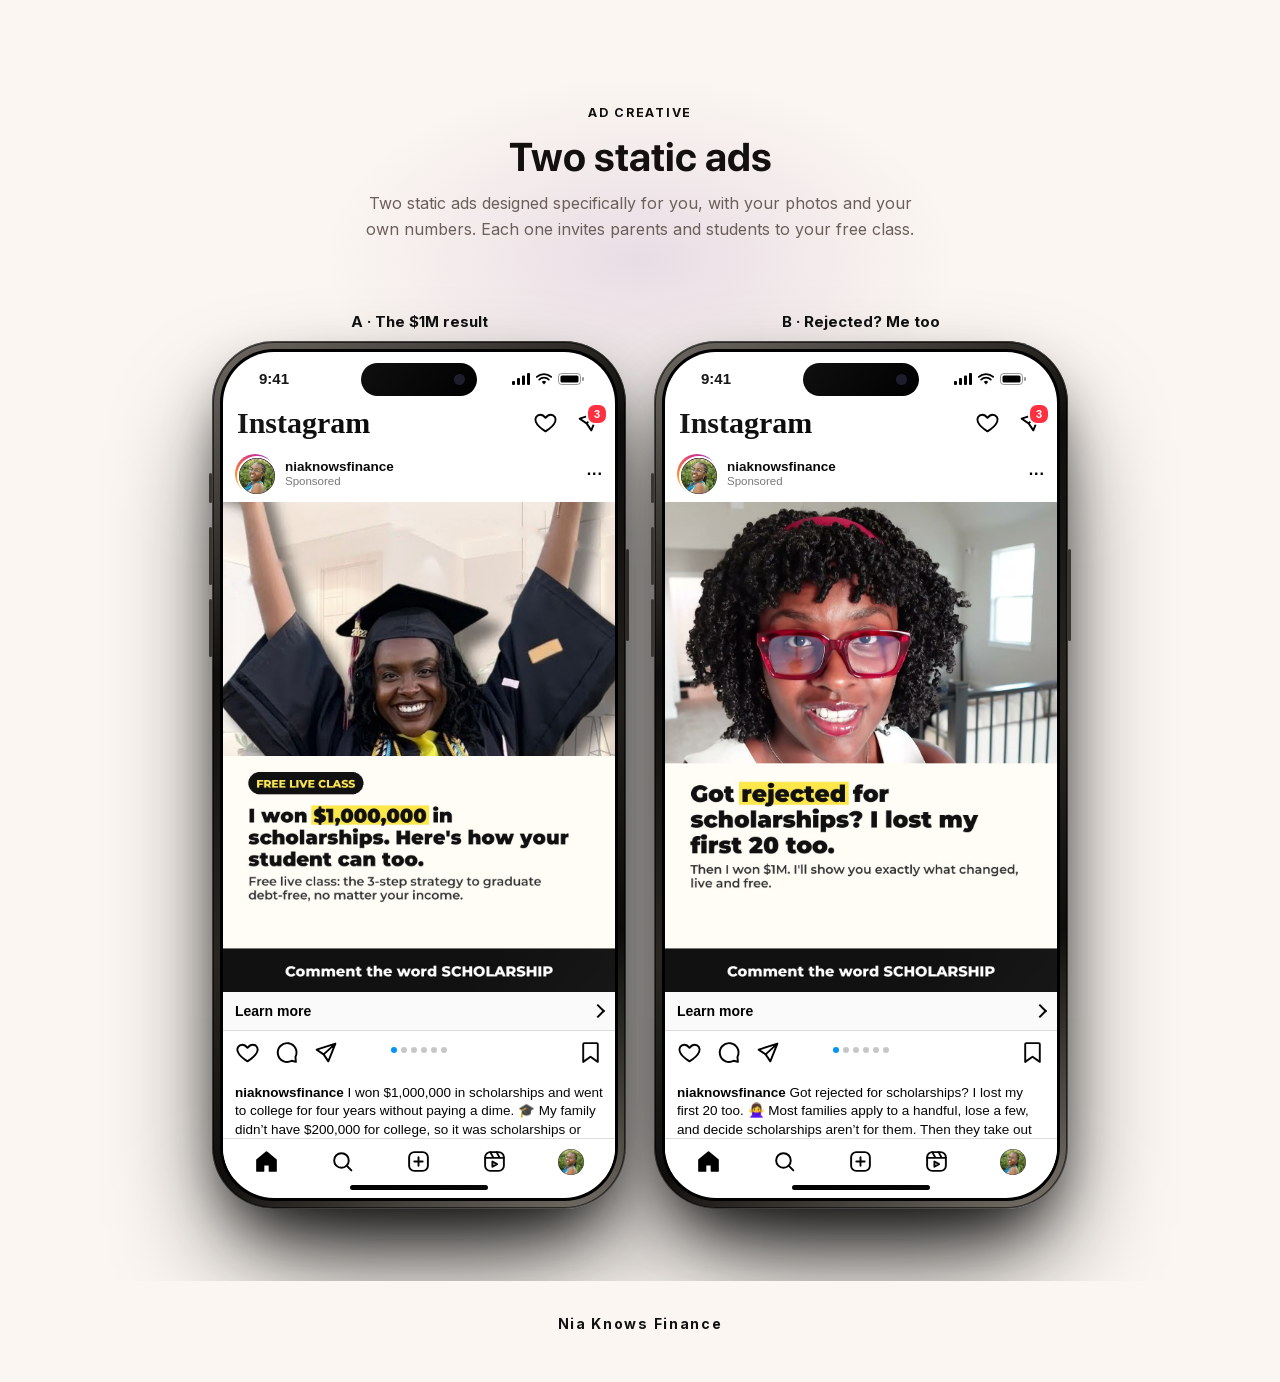
<file: static-ad/index.html>
<!doctype html>
<html lang="en">
<head>
  <meta charset="utf-8" />
  <meta name="viewport" content="width=device-width, initial-scale=1" />
  <title>Static ads · Nia Knows Finance</title>
  <meta name="robots" content="noindex" />
  <link rel="icon" href="../assets/img/favicon.png" type="image/png" />
  <link rel="apple-touch-icon" href="../assets/img/apple-touch-icon.png" />
  <link rel="stylesheet" href="../assets/phone.css" />
  <style>
  @font-face{font-family:"SFD";src:url(../assets/fonts/sfpro-bold.woff2) format("woff2");font-weight:700;font-display:swap}
  @font-face{font-family:"Inter";src:url(../assets/fonts/inter-normal.woff2) format("woff2");font-weight:100 900;font-display:swap}
  :root{--accent:#111111;--accent-ink:#fff;--display:SFD,Inter,sans-serif;--ease:cubic-bezier(.2,.7,.2,1);--ink:#141010;--muted:#6b5f5a;--r:18px;--w:1120px}
  html,body{background:#fbf6f1;color:#141010;margin:0;font-family:Inter,system-ui,sans-serif;overflow-x:hidden}
  .sa__intro{text-align:center;padding:44px 16px 12px}
  .eyebrow{color:#111111;font:700 .78rem/1 Inter,sans-serif;letter-spacing:.14em;text-transform:uppercase;margin:0}
  .sa__title{font:700 clamp(28px,5vw,40px)/1.1 SFD,Inter,sans-serif;margin:.4em 0 .3em}
  .sa__note{color:#6b5f5a;max-width:580px;margin:0 auto 14px;font:400 16px/1.6 Inter,sans-serif}
  .hint{text-align:center;color:#6b5f5a;font:400 14px/1.5 Inter;padding:0 16px}
  .brandfoot{text-align:center;padding:34px 16px 50px;font:700 14px Inter;letter-spacing:.12em}
  .brandfoot b{color:#111111}
  .ads2{display:flex;flex-wrap:wrap;justify-content:center;gap:28px}.stage .ads2{width:min(1280px,calc(100vw - 32px))}.ads2>div{min-width:0}.adlab{text-align:center;font:700 15px/1 Inter,sans-serif;color:#111111;margin:0 0 12px}
</style>
<script>try{if("scrollRestoration" in history)history.scrollRestoration="manual"}catch(e){}addEventListener("load",function(){if(!location.hash){scrollTo(0,0)}});</script>
</head>
<body>
  <main class="page">
    <section class="sa">
      <div class="sa__glow" aria-hidden="true"></div>
      <div class="sa__intro">
        <p class="eyebrow">Ad creative</p>
        <h1 class="sa__title">Two static ads</h1>
        <p class="sa__note">Two static ads designed specifically for you, with your photos and your own numbers. Each one invites parents and students to your free class.</p>
      </div>
      <div class="stage">
        <div class="ads2"><div class="adcol"><p class="adlab">A &middot; The $1M result</p><div class="phone-wrap" id="pw1">
          <div class="iphone">
            <span class="btn-side l" style="top:132px;height:30px"></span><span class="btn-side l" style="top:186px;height:58px"></span><span class="btn-side l" style="top:258px;height:58px"></span><span class="btn-side r" style="top:208px;height:92px"></span>
            <div class="screen">
              <div class="status"><span>9:41</span><span class="island"></span><span class="ic"><svg viewBox="0 0 18 12"><rect x="0" y="8" width="3" height="4" rx="1" fill="#000"/><rect x="5" y="5" width="3" height="7" rx="1" fill="#000"/><rect x="10" y="2.5" width="3" height="9.5" rx="1" fill="#000"/><rect x="15" y="0" width="3" height="12" rx="1" fill="#000"/></svg><svg viewBox="0 0 16 12"><path d="M8 11.5l2.2-2.6a3.2 3.2 0 0 0-4.4 0z" fill="#000"/><path d="M3.2 6.6a6.8 6.8 0 0 1 9.6 0" stroke="#000" stroke-width="1.8" fill="none" stroke-linecap="round"/><path d="M.8 3.9a10.5 10.5 0 0 1 14.4 0" stroke="#000" stroke-width="1.8" fill="none" stroke-linecap="round"/></svg><svg viewBox="0 0 27 12"><rect x=".5" y=".5" width="22" height="11" rx="3.2" fill="none" stroke="#000" opacity=".4"/><rect x="2.5" y="2.5" width="18" height="7" rx="1.6" fill="#000"/><rect x="24" y="4" width="2" height="4" rx="1" fill="#000" opacity=".4"/></svg></span></div>
              <div class="ig-top"><span class="ig-logo">Instagram</span><span class="ic"><svg viewBox="0 0 24 24"><path d="M12 20.5s-7.5-4.6-9.3-9.2C1.4 8 3.4 4.5 7 4.5c2.1 0 3.6 1.2 5 3 1.4-1.8 2.9-3 5-3 3.6 0 5.6 3.5 4.3 6.8-1.8 4.6-9.3 9.2-9.3 9.2z"/></svg><span style="position:relative"><svg viewBox="0 0 24 24"><path d="M21.5 3.5L10.2 13.8M21.5 3.5l-6.8 17-4.5-6.7-6.7-4.5z"/></svg><span class="ig-badge">3</span></span></span></div>
              <div class="feed">
                <div class="post-head"><span class="avatar-ring"><img src="../assets/img/pfp.jpg" alt="" /></span><span class="who"><b>niaknowsfinance</b><small>Sponsored</small></span><span class="dots3">&middot;&middot;&middot;</span></div>
                <a class="post-media" style="aspect-ratio:4/5" href="../register/" target="_blank" rel="noopener"><img src="../assets/img/ads/static-a.jpg?v=5" alt="Static ad A" /></a><a class="cta-strip" href="../register/" target="_blank" rel="noopener">Learn more<i></i></a>
                <div class="actions"><svg viewBox="0 0 24 24"><path d="M12 20.5s-7.5-4.6-9.3-9.2C1.4 8 3.4 4.5 7 4.5c2.1 0 3.6 1.2 5 3 1.4-1.8 2.9-3 5-3 3.6 0 5.6 3.5 4.3 6.8-1.8 4.6-9.3 9.2-9.3 9.2z"/></svg><svg viewBox="0 0 24 24"><path d="M20.6 16.2A9 9 0 1 0 17 19.9L21 21z"/></svg><svg viewBox="0 0 24 24"><path d="M21.5 3.5L10.2 13.8M21.5 3.5l-6.8 17-4.5-6.7-6.7-4.5z"/></svg><span class="cdots" id="cdots"><span class="on"></span><span></span><span></span><span></span><span></span><span></span></span><span class="spacer"></span><svg viewBox="0 0 24 24"><path d="M19 21l-7-5-7 5V4a1 1 0 0 1 1-1h12a1 1 0 0 1 1 1z"/></svg></div>
                
                <p class="caption"><b>niaknowsfinance</b> I won $1,000,000 in scholarships and went to college for four years without paying a dime. &#127891; My family didn&rsquo;t have $200,000 for college, so it was scholarships or loans. I lost my first 20 applications, including a $20,000 one from Coca-Cola. &#128148; Then I changed how I applied, and the checks started coming. If you&rsquo;re a parent or a student staring at a tuition bill, that&rsquo;s why I&rsquo;m hosting a free live class: The Simple 3-Step Strategy to Win Scholarships and Graduate Debt-Free, no matter your income. &#10024; You&rsquo;ll learn how to hit your target number, tell your story, and go small and local where the odds are better. &#128073; Comment the word SCHOLARSHIP and I&rsquo;ll send you the link to save your free spot. <span class="more">... more</span></p>
                
                <p class="stamp">2 hours ago</p>
              </div>
              <div class="tabbar"><svg viewBox="0 0 24 24"><path d="M3 10.5L12 3l9 7.5V21h-6v-6H9v6H3z" fill="#000"/></svg><svg viewBox="0 0 24 24"><circle cx="11" cy="11" r="7"/><path d="M20.5 20.5l-4.5-4.5"/></svg><svg viewBox="0 0 24 24"><rect x="3" y="3" width="18" height="18" rx="5"/><path d="M12 8v8M8 12h8"/></svg><svg viewBox="0 0 24 24"><rect x="3" y="3" width="18" height="18" rx="5"/><path d="M3 8.5h18M8 3l3 5.5M14 3l3 5.5M10 12v5l4.5-2.5z"/></svg><img class="me" src="../assets/img/pfp.jpg" alt="" /></div>
              <div class="homebar"></div>
            </div>
          </div>
          
        </div></div><div class="adcol"><p class="adlab">B &middot; Rejected? Me too</p><div class="phone-wrap" id="pw2">
          <div class="iphone">
            <span class="btn-side l" style="top:132px;height:30px"></span><span class="btn-side l" style="top:186px;height:58px"></span><span class="btn-side l" style="top:258px;height:58px"></span><span class="btn-side r" style="top:208px;height:92px"></span>
            <div class="screen">
              <div class="status"><span>9:41</span><span class="island"></span><span class="ic"><svg viewBox="0 0 18 12"><rect x="0" y="8" width="3" height="4" rx="1" fill="#000"/><rect x="5" y="5" width="3" height="7" rx="1" fill="#000"/><rect x="10" y="2.5" width="3" height="9.5" rx="1" fill="#000"/><rect x="15" y="0" width="3" height="12" rx="1" fill="#000"/></svg><svg viewBox="0 0 16 12"><path d="M8 11.5l2.2-2.6a3.2 3.2 0 0 0-4.4 0z" fill="#000"/><path d="M3.2 6.6a6.8 6.8 0 0 1 9.6 0" stroke="#000" stroke-width="1.8" fill="none" stroke-linecap="round"/><path d="M.8 3.9a10.5 10.5 0 0 1 14.4 0" stroke="#000" stroke-width="1.8" fill="none" stroke-linecap="round"/></svg><svg viewBox="0 0 27 12"><rect x=".5" y=".5" width="22" height="11" rx="3.2" fill="none" stroke="#000" opacity=".4"/><rect x="2.5" y="2.5" width="18" height="7" rx="1.6" fill="#000"/><rect x="24" y="4" width="2" height="4" rx="1" fill="#000" opacity=".4"/></svg></span></div>
              <div class="ig-top"><span class="ig-logo">Instagram</span><span class="ic"><svg viewBox="0 0 24 24"><path d="M12 20.5s-7.5-4.6-9.3-9.2C1.4 8 3.4 4.5 7 4.5c2.1 0 3.6 1.2 5 3 1.4-1.8 2.9-3 5-3 3.6 0 5.6 3.5 4.3 6.8-1.8 4.6-9.3 9.2-9.3 9.2z"/></svg><span style="position:relative"><svg viewBox="0 0 24 24"><path d="M21.5 3.5L10.2 13.8M21.5 3.5l-6.8 17-4.5-6.7-6.7-4.5z"/></svg><span class="ig-badge">3</span></span></span></div>
              <div class="feed">
                <div class="post-head"><span class="avatar-ring"><img src="../assets/img/pfp.jpg" alt="" /></span><span class="who"><b>niaknowsfinance</b><small>Sponsored</small></span><span class="dots3">&middot;&middot;&middot;</span></div>
                <a class="post-media" style="aspect-ratio:4/5" href="../register/" target="_blank" rel="noopener"><img src="../assets/img/ads/static-b.jpg?v=5" alt="Static ad B" /></a><a class="cta-strip" href="../register/" target="_blank" rel="noopener">Learn more<i></i></a>
                <div class="actions"><svg viewBox="0 0 24 24"><path d="M12 20.5s-7.5-4.6-9.3-9.2C1.4 8 3.4 4.5 7 4.5c2.1 0 3.6 1.2 5 3 1.4-1.8 2.9-3 5-3 3.6 0 5.6 3.5 4.3 6.8-1.8 4.6-9.3 9.2-9.3 9.2z"/></svg><svg viewBox="0 0 24 24"><path d="M20.6 16.2A9 9 0 1 0 17 19.9L21 21z"/></svg><svg viewBox="0 0 24 24"><path d="M21.5 3.5L10.2 13.8M21.5 3.5l-6.8 17-4.5-6.7-6.7-4.5z"/></svg><span class="cdots" id="cdots"><span class="on"></span><span></span><span></span><span></span><span></span><span></span></span><span class="spacer"></span><svg viewBox="0 0 24 24"><path d="M19 21l-7-5-7 5V4a1 1 0 0 1 1-1h12a1 1 0 0 1 1 1z"/></svg></div>
                
                <p class="caption"><b>niaknowsfinance</b> Got rejected for scholarships? I lost my first 20 too. &#128581;&#8205;&#9792;&#65039; Most families apply to a handful, lose a few, and decide scholarships aren&rsquo;t for them. Then they take out the loan. But it&rsquo;s not you. Nobody teaches this, and the school counselor has hundreds of students. &#128172; I applied to over 100 scholarships and won $1,000,000. Not because I was the smartest, but because I had a system. That&rsquo;s why I&rsquo;m hosting a free live class: The Simple 3-Step Strategy to Win Scholarships and Graduate Debt-Free. You&rsquo;ll learn how to hit your target number, tell your story, and go small and local. &#128071; Comment the word SCHOLARSHIP and I&rsquo;ll send you the link to save your free spot. <span class="more">... more</span></p>
                
                <p class="stamp">2 hours ago</p>
              </div>
              <div class="tabbar"><svg viewBox="0 0 24 24"><path d="M3 10.5L12 3l9 7.5V21h-6v-6H9v6H3z" fill="#000"/></svg><svg viewBox="0 0 24 24"><circle cx="11" cy="11" r="7"/><path d="M20.5 20.5l-4.5-4.5"/></svg><svg viewBox="0 0 24 24"><rect x="3" y="3" width="18" height="18" rx="5"/><path d="M12 8v8M8 12h8"/></svg><svg viewBox="0 0 24 24"><rect x="3" y="3" width="18" height="18" rx="5"/><path d="M3 8.5h18M8 3l3 5.5M14 3l3 5.5M10 12v5l4.5-2.5z"/></svg><img class="me" src="../assets/img/pfp.jpg" alt="" /></div>
              <div class="homebar"></div>
            </div>
          </div>
          
        </div></div></div>
      </div>
      
    </section>
  </main>
  <footer class="brandfoot"><b>Nia Knows Finance</b></footer>
  
</body>
</html>
</file>
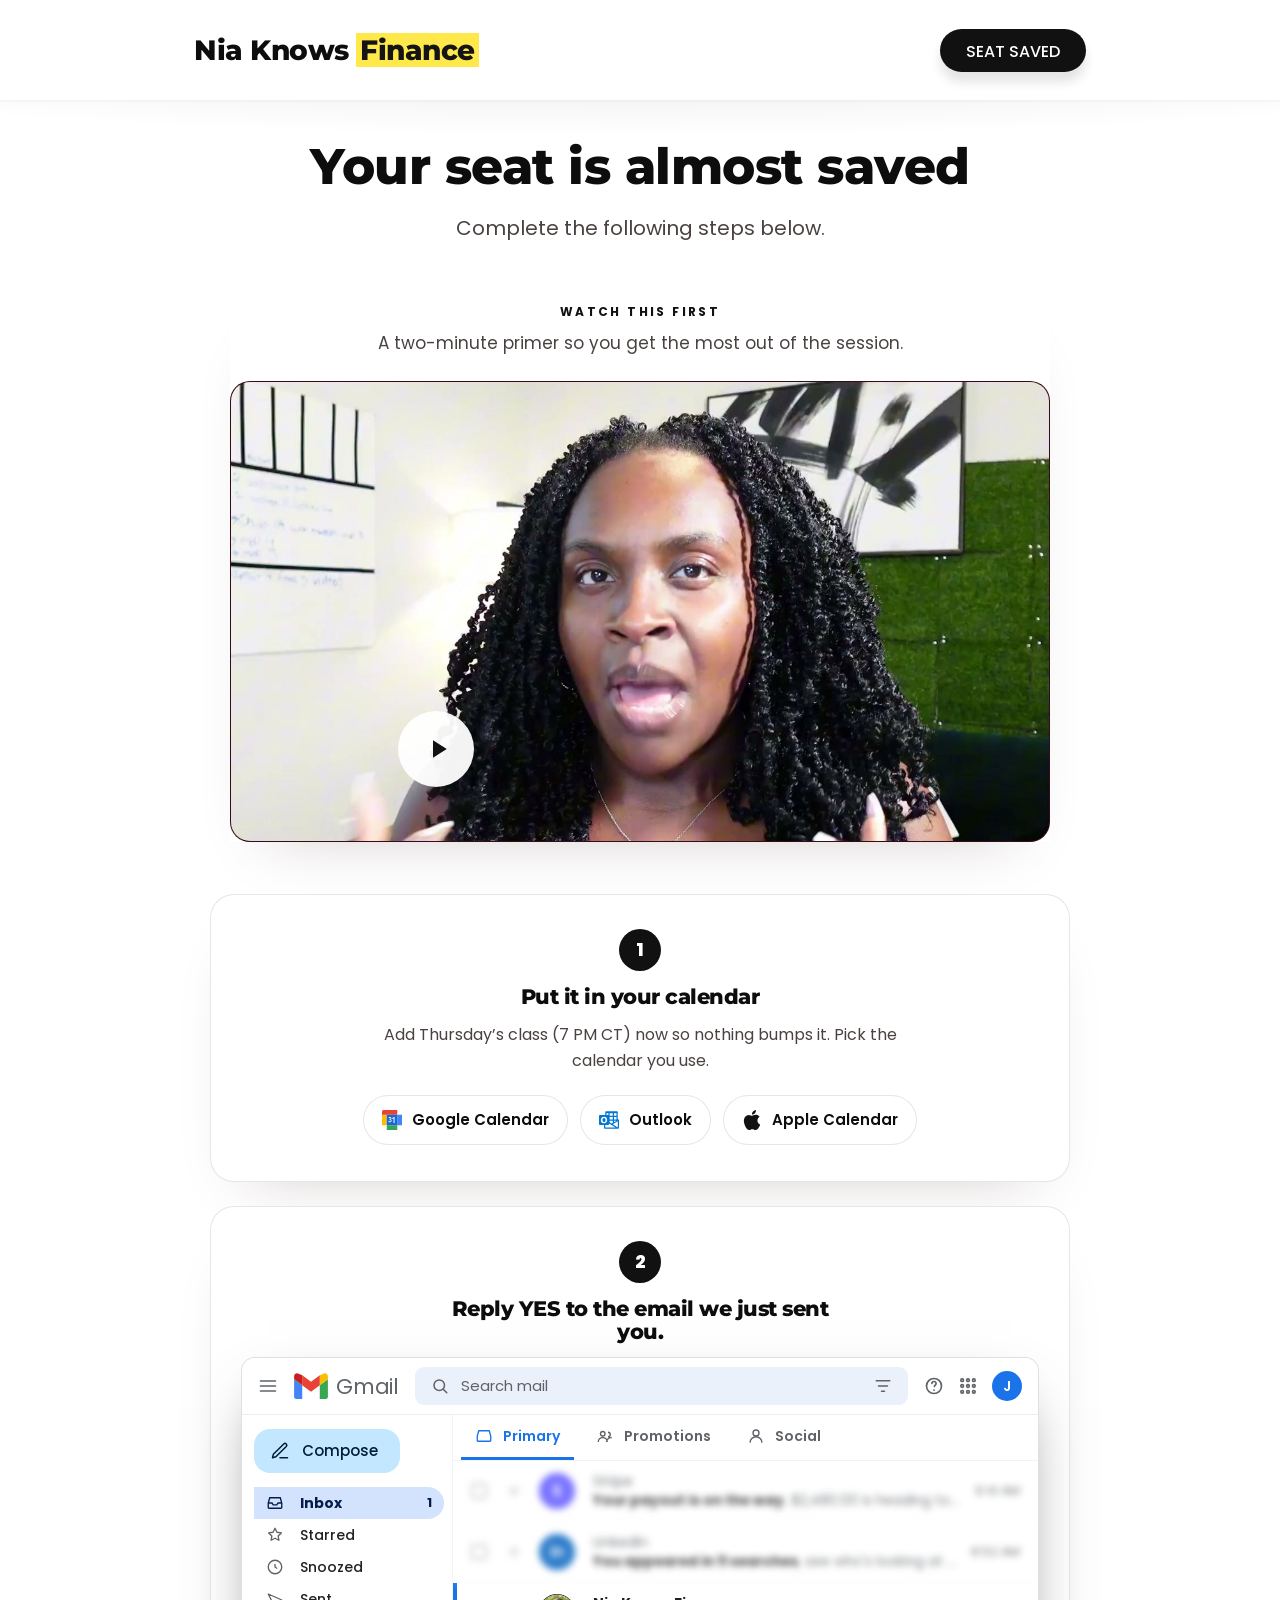
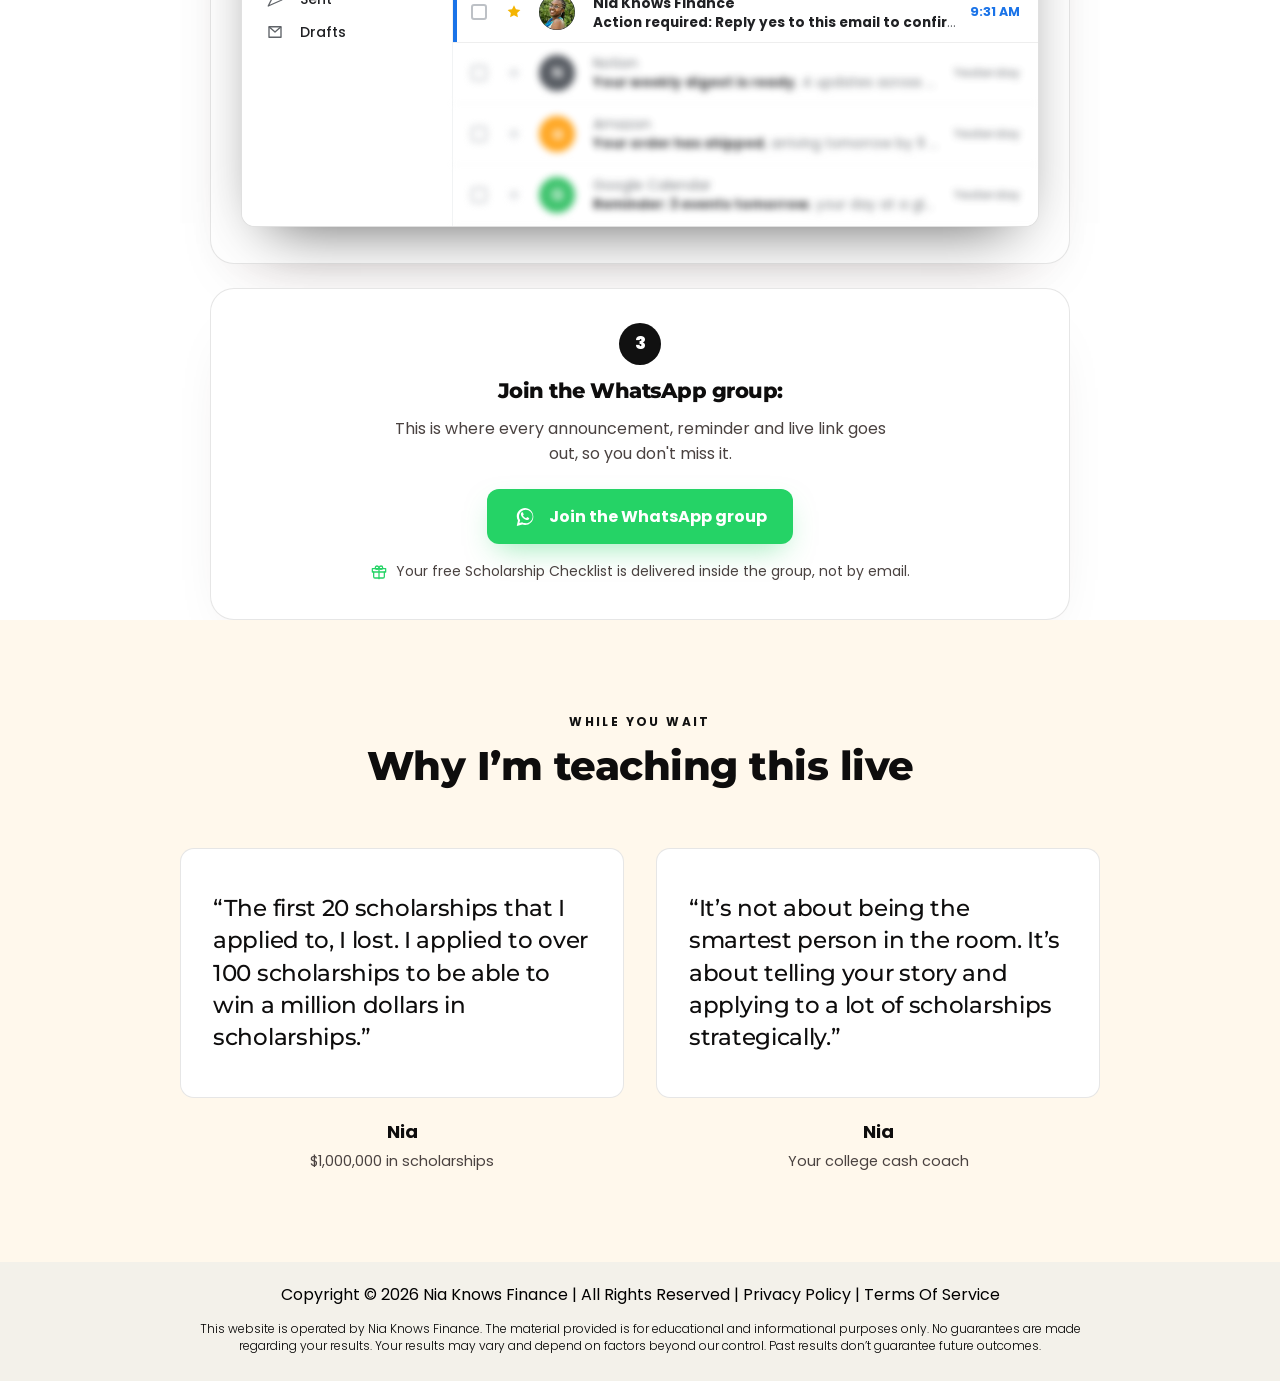
<file: thank-you/index.html>
<!DOCTYPE html>
<html lang="en">
<head>
<meta charset="utf-8">
<meta name="viewport" content="width=device-width, initial-scale=1, viewport-fit=cover">
<title>You&rsquo;re almost there · Nia Knows Finance</title>
<meta name="description" content="Complete the steps below to confirm your seat.">
<meta name="robots" content="noindex">
  <link rel="icon" href="../assets/img/favicon.png" type="image/png" />
  <link rel="apple-touch-icon" href="../assets/img/apple-touch-icon.png" />
<script>try{if("scrollRestoration" in history)history.scrollRestoration="manual"}catch(e){}addEventListener("load",function(){if(!location.hash)scrollTo(0,0)});</script>
<link rel="preconnect" href="https://fonts.googleapis.com">
<link rel="preconnect" href="https://fonts.gstatic.com" crossorigin>
<link href="https://fonts.googleapis.com/css2?family=Montserrat:wght@600;700;800;900&family=Poppins:wght@300;400;500;600&display=swap" rel="stylesheet">
<link rel="stylesheet" href="../assets/funnel.css?v=1">
<style>
  @font-face{font-family:"SFD";src:url(../assets/fonts/sfpro-bold.woff2) format("woff2");font-weight:700;font-display:swap}
  @font-face{font-family:"Inter";src:url(../assets/fonts/inter-normal.woff2) format("woff2");font-weight:100 900;font-display:swap}
  :root{
    --bg:#fbf7f3;--surface:#ffffff;--surface-2:#fff8ec;
    --line:rgba(14,13,13,.10);--line-soft:rgba(14,13,13,.06);
    --text:#0e0d0d;--text-2:#4a4240;--text-3:#7a6e69;
    --accent:#111111;--accent-2:#f0952b;--accent-ink:#ffffff;
    --accent-soft:rgba(17,17,17,.08);--accent-glow:rgba(17,17,17,.22);
    --radius:22px;--maxw:1080px;
    --font:Inter,-apple-system,BlinkMacSystemFont,"Segoe UI",Roboto,Helvetica,Arial,sans-serif;
  }
  h1,h2,h3{font-family:SFD,"SF Pro Display",-apple-system,Inter,sans-serif}
  *{box-sizing:border-box}
  html{scroll-behavior:smooth}
  body{margin:0;background:var(--bg);color:var(--text);font-family:var(--font);
    -webkit-font-smoothing:antialiased;line-height:1.6;overflow-x:hidden}
  img{max-width:100%;display:block}
  a{color:inherit;text-decoration:none}
  .wrap{max-width:var(--maxw);margin:0 auto;padding:0 24px}
  .narrow{max-width:860px}
  h1,h2,h3{margin:0;letter-spacing:-.02em}
  h1{font-size:clamp(32px,5vw,50px);line-height:1.07;font-weight:800}
  .eyebrow{display:inline-block;font-size:12px;font-weight:700;letter-spacing:.2em;
    text-transform:uppercase;color:var(--accent);margin:0 0 16px}
  .lead{font-size:clamp(17px,2vw,20px);color:var(--text-2);margin:18px 0 0}

  /* top = branding only, NO bar */
  .topbrand{max-width:var(--maxw);margin:0 auto;padding:26px 24px}
  .brand{display:inline-flex;align-items:center;gap:10px;font-weight:700;font-size:18px}
  .brand .mark{width:26px;height:26px;color:var(--accent)}

  .hero{text-align:center;padding:40px 0 20px;position:relative;overflow:hidden}
  .hero::before{content:"";position:absolute;inset:0;pointer-events:none;
    background:radial-gradient(120% 70% at 50% -20%, var(--accent-soft), transparent 60%)}
  .hero .wrap{position:relative}

  /* ---- PREPARATION VIDEO (faux player) ---- */
  .prep{max-width:820px;margin:34px auto 4px;text-align:center}
  .prep .eyebrow{margin-bottom:12px}
  .prep-line{font-size:clamp(15px,1.6vw,17px);color:var(--text-2);margin:0 0 24px}
  .prep-player{position:relative;aspect-ratio:16/9;border-radius:20px;overflow:hidden;
    border:1px solid var(--line);background:#3a0a1b;cursor:pointer}
  .prep-player img{position:absolute;inset:0;width:100%;height:100%;object-fit:cover}
  .prep-player::after{display:none}
  .prep-play{position:absolute;top:80%;left:25%;transform:translate(-50%,-50%);z-index:2;
    width:76px;height:76px;border-radius:50%;display:grid;place-items:center;
    background:rgba(255,255,255,.95);color:#0b0c0e;
    transition:transform .3s ease,background .3s ease}
  .prep-play svg{width:30px;height:30px;margin-left:4px}
  .prep-player:hover .prep-play{transform:translate(-50%,-50%) scale(1.06);background:#fff}

  /* ---- STEPS (centre-aligned) ---- */
  .steps{max-width:860px;margin:52px auto 0;display:flex;flex-direction:column;gap:24px}
  .step{background:var(--surface);border:1px solid var(--line);border-radius:20px;
    padding:34px 30px 36px;position:relative;text-align:center}
  .step-h{display:flex;flex-direction:column;align-items:center;gap:14px;margin-bottom:14px}
  .step-n{flex:none;width:42px;height:42px;border-radius:50%;display:grid;place-items:center;
    background:var(--accent-soft);color:var(--accent);font-weight:800;font-size:18px;
    border:1px solid color-mix(in srgb,var(--accent) 40%,transparent)}
  .step-h h3{font-size:21px;font-weight:700;max-width:30ch}
  .step p.sub{margin:0 auto 22px;color:var(--text-2);font-size:16px;max-width:52ch}
  .step .pad{padding-left:0;display:flex;flex-direction:column;align-items:center}

  /* ---- calendar buttons (with brand logos) ---- */
  .cal-btns{display:flex;flex-wrap:wrap;gap:12px;justify-content:center}
  .cal-btn{display:inline-flex;align-items:center;gap:10px;font-weight:600;font-size:15px;
    color:var(--text);background:var(--surface-2);border:1px solid var(--line);
    border-radius:11px;padding:12px 18px;transition:border-color .2s ease,transform .2s ease}
  .cal-btn:hover{border-color:color-mix(in srgb,var(--accent) 45%,var(--line));transform:translateY(-2px)}
  .cal-btn svg{width:20px;height:20px;flex:none}

  /* =====================================================================
     GMAIL MOCKUP (Step 2), mimics real Gmail inbox
     ===================================================================== */
  .gmail{border-radius:14px;overflow:hidden;background:#fff;color:#202124;
    border:1px solid rgba(0,0,0,.12);box-shadow:0 24px 60px -28px rgba(0,0,0,.7);
    font-size:14px;line-height:1.3;text-align:left;width:100%;margin:0 auto}
  .gm-top{display:flex;align-items:center;gap:16px;padding:9px 16px;
    border-bottom:1px solid #eceff1;background:#fff}
  .gm-burger{width:20px;height:20px;color:#5f6368;flex:none}
  .gm-logo{display:flex;align-items:center;gap:8px;flex:none}
  .gm-logo svg{width:34px;height:26px}
  .gm-logo span{font-size:21px;color:#5f6368;font-weight:400;letter-spacing:-.01em}
  .gm-search{flex:1;max-width:560px;display:flex;align-items:center;gap:12px;
    background:#eaf1fb;border-radius:9px;padding:9px 16px;color:#5f6368}
  .gm-search svg{width:18px;height:18px;flex:none}
  .gm-search .ph{flex:1;font-size:15px}
  .gm-top-r{display:flex;align-items:center;gap:14px;margin-left:auto;color:#5f6368}
  .gm-top-r svg{width:20px;height:20px}
  .gm-ava{width:30px;height:30px;border-radius:50%;background:#1a73e8;color:#fff;
    display:grid;place-items:center;font-weight:600;font-size:14px}
  .gm-body{display:flex;min-height:340px}
  /* left rail */
  .gm-rail{width:210px;flex:none;padding:10px 8px 10px 12px;background:#fff}
  .gm-compose{display:inline-flex;align-items:center;gap:12px;background:#c2e7ff;color:#001d35;
    font-weight:500;font-size:15px;border-radius:16px;padding:12px 22px 12px 16px;margin:4px 0 14px}
  .gm-compose svg{width:20px;height:20px}
  .gm-nav div{display:flex;align-items:center;gap:16px;padding:7px 12px;border-radius:0 16px 16px 0;
    color:#202124;font-size:14px;font-weight:500}
  .gm-nav div svg{width:18px;height:18px;color:#5f6368;flex:none}
  .gm-nav div.on{background:#d3e3fd;color:#041e49;font-weight:700}
  .gm-nav div.on svg{color:#041e49}
  .gm-nav div .ct{margin-left:auto;font-size:13px;color:#5f6368}
  .gm-nav div.on .ct{color:#041e49}
  /* list */
  .gm-main{flex:1;border-left:1px solid #f1f3f4;background:#fff;min-width:0}
  .gm-tools{display:flex;align-items:center;gap:18px;padding:8px 18px;color:#5f6368;
    border-bottom:1px solid #f1f3f4}
  .gm-tools .cb{width:16px;height:16px;border:2px solid #5f6368;border-radius:3px}
  .gm-tools svg{width:18px;height:18px}
  .gm-tabs{display:flex;align-items:center;gap:8px;padding:0 8px;border-bottom:1px solid #f1f3f4}
  .gm-tab{display:flex;align-items:center;gap:10px;padding:12px 14px;font-size:14px;color:#5f6368;
    font-weight:600;border-bottom:3px solid transparent}
  .gm-tab.on{color:#1a73e8;border-bottom-color:#1a73e8}
  .gm-tab svg{width:18px;height:18px}
  .gm-row{display:grid;grid-template-columns:20px 20px 40px 1fr auto;align-items:center;gap:14px;
    padding:11px 18px;border-bottom:1px solid #f5f5f5;cursor:pointer}
  .gm-row .cb{width:16px;height:16px;border:2px solid #bdc1c6;border-radius:3px}
  .gm-row .star{width:18px;height:18px;color:#dadce0}
  .gm-av{width:36px;height:36px;border-radius:50%;color:#fff;display:grid;place-items:center;
    font-weight:600;font-size:15px;overflow:hidden}
  .gm-av img{width:100%;height:100%;object-fit:cover}
  .gm-txt{min-width:0;display:flex;flex-direction:column;gap:2px;overflow:hidden}
  .gm-sender{font-size:14px;color:#5f6368}
  .gm-line{font-size:13.5px;color:#5f6368;white-space:nowrap;overflow:hidden;text-overflow:ellipsis}
  .gm-line b{color:#202124}
  .gm-time{font-size:12.5px;color:#5f6368;white-space:nowrap}
  .gm-blur{filter:blur(3.5px);opacity:.85;user-select:none}
  /* the one real email, unread */
  .gm-hot{background:#fff;box-shadow:inset 4px 0 0 #1a73e8;border-bottom:1px solid #eee}
  .gm-hot .gm-sender{color:#202124;font-weight:700}
  .gm-hot .gm-line b{font-weight:700}
  .gm-hot .gm-time{color:#1a73e8;font-weight:700}
  .gm-hot .star{color:#f4b400}

  /* =====================================================================
     WHATSAPP JOIN (Step 3), exact WhatsApp branding
     ===================================================================== */
  .wa-btn{display:inline-flex;align-items:center;gap:12px;background:#25D366;color:#fff;
    font-weight:700;font-size:16px;border-radius:12px;padding:15px 26px;
    box-shadow:0 12px 30px -10px rgba(37,211,102,.5);transition:transform .2s ease,filter .2s ease}
  .wa-btn:hover{transform:translateY(-2px);filter:brightness(1.04)}
  .wa-btn svg{width:24px;height:24px}
  .wa-note{display:flex;align-items:center;justify-content:center;gap:9px;margin-top:16px;
    font-size:14px;color:var(--text-2);text-align:left}
  .wa-note svg{width:16px;height:16px;color:#25D366;flex:none}

  /* ---- WHILE YOU WAIT videos (2-up, centred below) ---- */
  .section{padding:88px 0;position:relative}
  .tint{background:
    linear-gradient(180deg, transparent, rgba(255,255,255,.022) 22%, rgba(255,255,255,.022) 78%, transparent),
    radial-gradient(80% 120% at 50% 0%, rgba(255,255,255,.03), transparent 60%)}
  h2{font-size:clamp(26px,4vw,40px);line-height:1.1;font-weight:800}
  .sec-head{text-align:center;max-width:720px;margin:0 auto 60px}
  .vgrid{display:grid;grid-template-columns:repeat(2,1fr);gap:32px;max-width:920px;margin:0 auto}
  .vcard{text-align:center}
  .vframe{aspect-ratio:16/9;border-radius:14px;overflow:hidden;position:relative;
    background:linear-gradient(160deg,#0f1216,#0a0b0d);border:1px solid var(--line);
    display:grid;place-items:center}
  .vplay{width:60px;height:60px;border-radius:50%;background:rgba(255,255,255,.94);
    color:#0b0c0e;display:grid;place-items:center;box-shadow:0 10px 30px rgba(0,0,0,.5)}
  .vname{font-size:18px;font-weight:700;margin:20px 0 4px}
  .vdesc{font-size:14.5px;color:var(--text-2);margin:0 auto;max-width:34ch}

  /* footer (branding-only banner), softly introduced, no hard line */
  .foot{position:relative;background:linear-gradient(180deg, transparent, var(--surface) 46%);
    display:flex;align-items:center;justify-content:center;padding:40px 0 24px}
  .foot::before{content:"";position:absolute;top:0;left:0;right:0;height:1px;
    background:linear-gradient(90deg,transparent,var(--line-soft),transparent)}
  .foot .brand{font-size:17px}.foot .mark{width:24px;height:24px}

  @media(max-width:820px){
    .gm-rail{display:none}
    .gm-main{border-left:none}
    .vgrid{grid-template-columns:1fr}
    .gm-search{max-width:none}
  }
  @media(max-width:560px){
    .step{padding:26px 20px}.step .pad{padding-left:0}
    .gm-row{grid-template-columns:36px 1fr auto;gap:10px}
    .gm-row .cb,.gm-row .star{display:none}
    .gm-logo span{display:none}
  }
  @media(prefers-reduced-motion:reduce){
    html{scroll-behavior:auto}
    *,*::before,*::after{transition:none !important;animation:none !important}
  }

  /* quote cards in place of student videos */
  .shot{aspect-ratio:437/630!important}
  .shot img{width:100%;height:100%;object-fit:cover;object-position:top}
  .vquote{display:flex;align-items:center;justify-content:center;padding:28px 32px;text-align:left;background:linear-gradient(160deg,var(--surface-2),var(--surface))!important}
  .vquote p{margin:0;font:700 clamp(17px,2vw,21px)/1.4 SFD,Inter,sans-serif;color:var(--text)}
  .wall{columns:3 280px;column-gap:16px}
  .wq{break-inside:avoid;margin:0 0 16px;background:var(--surface);border:1px solid var(--line);border-radius:14px;padding:22px 22px 18px}
  .wq blockquote{margin:0;font-size:16px;line-height:1.55;color:var(--text)}
  .wq figcaption{margin-top:12px;font-size:12px;font-weight:700;letter-spacing:.1em;text-transform:uppercase;color:var(--text-3)}

  /* matches the register page: light cream, same cards and type */
  body{background:var(--bg)!important;color:var(--text)}
  h1,h2,h3{font-family:var(--display)!important;font-weight:700!important;letter-spacing:-.025em}
  .tint{background:linear-gradient(180deg,var(--bg),#f6e4e1)!important}
  .step,.prep,.typeform-shell{box-shadow:0 30px 60px -40px rgba(60,20,20,.25)}
  .step{background:#fff!important;border:1px solid var(--line)!important;border-radius:24px!important}
  .step-n{background:var(--accent)!important;color:#fff!important}
  .cal-btn{background:#fff!important;color:var(--text)!important;border:1px solid var(--line)!important;border-radius:999px!important}
  .vplay{background:#fff!important;color:var(--accent)!important;box-shadow:0 10px 30px rgba(17,17,17,.2)!important}
  .prep-play{color:var(--accent)!important}
  .vquote{background:#fff!important;border:1px solid var(--line)}
  .wq{background:#fff!important}
  .replay-frame{border-radius:24px!important;box-shadow:0 40px 80px -40px rgba(60,20,20,.45)}
  .pill-eb{margin-bottom:16px}

  /* same look as the register page: EB Garamond headings, Josefin Sans text, white header, cream bands */
  :root{--display:Montserrat,system-ui,sans-serif;--sans:Poppins,-apple-system,Helvetica,Arial,sans-serif;--font:Poppins,-apple-system,Helvetica,Arial,sans-serif;--nude:#f3f1ea}
  body{background:#fff!important;font-family:var(--sans)!important}
  h1,h2,h3{font-family:var(--display)!important;font-weight:800!important;letter-spacing:-.5px!important;color:var(--ink)}
  h1 em,h2 em{font-style:italic;font-weight:600}
  .tint{background:var(--cream,#fff8ec)!important}
  .jd-head{background:#fff!important;backdrop-filter:none!important;-webkit-backdrop-filter:none!important;border:0!important;box-shadow:0 1px 3px rgba(0,0,0,.05)}
  .jd-head .row{height:100px;max-width:940px}
  .jd-head .logo{font:800 28px/1 var(--display);letter-spacing:-.5px}.jd-head .logo i{font-style:normal;background:#ffe94a;padding:0 4px}
  .jd-pill{display:inline-flex;align-items:center;border-radius:50px;background:#111;color:#fff;font:500 16px/1 var(--sans);text-transform:uppercase;padding:15px 26px 12px;box-shadow:0 10px 11px rgba(0,0,0,.11)}
  .cta{background:none!important;border:0!important;padding:0!important}
  .cta span{background:#f0952b!important;font:500 18px/1 var(--sans)!important;letter-spacing:0!important;padding:16px 30px 13px!important;box-shadow:0 10px 11px rgba(0,0,0,.11)!important}
  .cta span::after{display:none!important}
  .step-n{font-family:var(--sans)!important}
  .jd-foot{background:#f3f1ea;text-align:center;padding:22px 20px 26px;color:#000}
  .jd-foot p{margin:0 auto;max-width:900px}
  .jd-foot .c1{margin-bottom:14px;font:400 16px/1.4 var(--sans)}
  .jd-foot .c2{font:300 12px/1.45 var(--sans)}
  @media(max-width:640px){.jd-head .row{height:64px}.jd-head .logo{font-size:28px}.jd-pill{font-size:13px;padding:12px 16px 10px}}
  .vquote p{font-family:var(--display)!important;font-weight:500!important;font-size:clamp(19px,2.2vw,23px)!important;letter-spacing:-.3px}
</style>
</head>
<body>

<header class="jd-head">
  <div class="wrap row">
    <span class="logo">Nia Knows <i>Finance</i></span>
    <span class="jd-pill">Seat saved</span>
  </div>
</header>

  <!-- ============ HERO ============ -->
  <section class="hero">
    <div class="wrap narrow">
      <h1>Your seat is almost saved</h1>
      <p class="lead">Complete the following steps below.</p>
    </div>
  </section>

  <!-- ============ PREPARATION VIDEO ============ -->
  <section class="wrap">
    <div class="prep">
      <span class="eyebrow">Watch this first</span>
      <p class="prep-line">A two-minute primer so you get the most out of the session.</p>
      
      <div class="prep-player" role="img" aria-label="Preparation video">
        <img src="../assets/img/prep-thumb.jpg?v=1" alt="" onerror="this.style.display='none'">
        <span class="prep-play"><svg viewBox="0 0 24 24" fill="currentColor" aria-hidden="true"><path d="M8 5v14l11-7z"/></svg></span>
      </div>
    </div>
  </section>

  <!-- ============ STEPS ============ -->
  <div class="wrap">
    <div class="steps">

      <!-- STEP 1 · calendar -->
      <div class="step">
        <div class="step-h">
          <span class="step-n">1</span>
          <h3>Put it in your calendar</h3>
        </div>
        <div class="pad">
          <p class="sub">Add Thursday&rsquo;s class (7 PM CT) now so nothing bumps it. Pick the calendar you use.</p>
          <div class="cal-btns">
            <a class="cal-btn" id="calGoogle" href="#" target="_blank" rel="noopener">
              <svg viewBox="0 0 24 24" aria-hidden="true"><path fill="#4285F4" d="M18.316 5.684H24v12.632h-5.684z"/><path fill="#34A853" d="M5.684 24h12.632v-5.684H5.684z"/><path fill="#FBBC05" d="M0 5.684h5.684v12.632H0z"/><path fill="#EA4335" d="M18.316 5.684V0H1.895A1.894 1.894 0 0 0 0 1.895v3.789h5.684V5.684z"/><path fill="#188038" d="M18.316 18.316H5.684V24h12.632z" opacity="0"/><path fill="#4285F4" d="M18.316 18.316V24H24v-5.684z" opacity="0"/><path fill="#1967D2" d="M18.316 5.684H5.684v12.632h12.632z"/><path fill="#fff" d="M9.6 14.9c-.53 0-.98-.15-1.35-.46-.36-.31-.6-.72-.72-1.24l1.09-.45c.07.28.19.5.37.66.18.16.4.24.66.24.27 0 .48-.07.65-.22.16-.15.25-.34.25-.57 0-.24-.09-.43-.28-.58-.18-.15-.42-.22-.72-.22h-.51V11h.46c.26 0 .48-.07.65-.21.17-.14.26-.33.26-.57 0-.21-.08-.38-.23-.5-.15-.13-.35-.19-.58-.19-.23 0-.42.06-.56.19-.14.12-.24.28-.31.46l-1.08-.45c.11-.31.32-.59.62-.83.3-.24.69-.36 1.16-.36.35 0 .66.07.94.2.28.14.5.32.66.56.16.24.24.51.24.8 0 .3-.07.55-.22.76-.14.2-.32.36-.53.47v.06c.28.12.5.3.68.55.17.24.26.53.26.87 0 .34-.09.64-.26.91-.17.26-.41.47-.71.62-.3.15-.65.23-1.03.23z"/><path fill="#fff" d="M13.9 9.9l-1.19.86-.6-.9 2.14-1.54h.82v7.34H13.9z"/></svg>
              Google Calendar
            </a>
            <a class="cal-btn" id="calOutlook" href="#" target="_blank" rel="noopener">
              <svg viewBox="0 0 24 24" fill="#0078D4" aria-hidden="true"><path d="M7.88 12.04q0 .45-.11.87-.1.41-.33.74-.22.33-.58.52-.37.2-.87.2t-.85-.2q-.35-.21-.57-.55-.22-.33-.33-.75-.1-.42-.1-.86t.1-.87q.1-.43.34-.76.22-.34.59-.54.36-.2.87-.2t.86.2q.35.21.57.55.22.34.31.77.1.43.1.88zM24 12v9.38q0 .46-.33.8-.33.32-.8.32H7.13q-.46 0-.8-.33-.32-.33-.32-.8V18H1q-.41 0-.7-.3-.3-.29-.3-.7V7q0-.41.3-.7Q.58 6 1 6h6.5V2.55q0-.44.3-.75.3-.3.75-.3h12.9q.44 0 .75.3.3.3.3.75V10.85l1.24.72h.01q.1.07.18.18.07.12.07.25zm-6-8.25v3h3v-3zm0 4.5v3h3v-3zm0 4.5v1.83l3.05-1.83zm-5.25-9v3h3.75v-3zm0 4.5v3h3.75v-3zm0 4.5v2.03l2.41 1.5 1.34-.8v-2.73zM9 3.75V6h2l.13.01.12.04v-2.3zM5.98 15.98q.9 0 1.6-.3.7-.32 1.19-.86.48-.55.73-1.28.25-.74.25-1.61 0-.83-.25-1.55-.24-.71-.71-1.24t-1.15-.83q-.68-.3-1.55-.3-.92 0-1.64.3-.71.3-1.2.85-.5.54-.75 1.3-.25.74-.25 1.63 0 .85.26 1.56.26.72.74 1.23.48.52 1.17.81.69.3 1.56.3zM7.5 21h12.39L12 16.08V17q0 .41-.3.7-.29.3-.7.3H7.5zm15-.13v-7.24l-5.9 3.54Z"/></svg>
              Outlook
            </a>
            <a class="cal-btn" id="calApple" href="#" download="webinar.ics">
              <svg viewBox="0 0 24 24" fill="#111" aria-hidden="true"><path d="M12.152 6.896c-.948 0-2.415-1.078-3.96-1.04-2.04.027-3.91 1.183-4.961 3.014-2.117 3.675-.546 9.103 1.519 12.09 1.013 1.454 2.208 3.09 3.792 3.039 1.52-.065 2.09-.987 3.935-.987 1.831 0 2.35.987 3.96.948 1.637-.026 2.676-1.48 3.676-2.948 1.156-1.688 1.636-3.325 1.662-3.415-.039-.013-3.182-1.221-3.22-4.857-.026-3.04 2.48-4.494 2.597-4.559-1.429-2.09-3.623-2.324-4.39-2.376-2-.156-3.675 1.09-4.61 1.09zM15.53 3.83c.843-1.012 1.4-2.427 1.245-3.83-1.207.052-2.662.805-3.532 1.818-.78.896-1.454 2.338-1.273 3.714 1.338.104 2.715-.688 3.559-1.701"/></svg>
              Apple Calendar
            </a>
          </div>
        </div>
      </div>

      <!-- STEP 2 · reply YES (Gmail mockup, no sub-headline) -->
      <div class="step">
        <div class="step-h">
          <span class="step-n">2</span>
          <h3>Reply YES to the email we just sent you.</h3>
        </div>
        <div class="pad">
          <!-- GMAIL MOCKUP -->
          <div class="gmail" role="img" aria-label="Gmail inbox: one unread email from Nia Knows Finance titled 'Action required: Reply yes to this email to confirm your spot'. Every other email is blurred.">
            <!-- top bar -->
            <div class="gm-top">
              <svg class="gm-burger" viewBox="0 0 24 24" fill="none" stroke="currentColor" stroke-width="2" stroke-linecap="round"><path d="M3 6h18M3 12h18M3 18h18"/></svg>
              <span class="gm-logo">
                <svg viewBox="0 0 52 40" aria-hidden="true">
                  <path fill="#4285f4" d="M3.5 40h9V19L0 9.5V36.5A3.5 3.5 0 0 0 3.5 40z"/>
                  <path fill="#34a853" d="M39.5 40h9a3.5 3.5 0 0 0 3.5-3.5V9.5L39.5 19z"/>
                  <path fill="#fbbc04" d="M39.5 3.5V19L52 9.5V5.25c0-3.9-4.45-6.1-7.6-3.75z"/>
                  <path fill="#ea4335" d="M12.5 19V3.5L26 13.6 39.5 3.5V19L26 29z"/>
                  <path fill="#c5221f" d="M0 5.25V9.5L12.5 19V3.5L7.6 1.5C4.45-.85 0 1.35 0 5.25z"/>
                </svg>
                <span>Gmail</span>
              </span>
              <div class="gm-search">
                <svg viewBox="0 0 24 24" fill="none" stroke="currentColor" stroke-width="2" stroke-linecap="round"><circle cx="11" cy="11" r="7"/><path d="M21 21l-4.3-4.3"/></svg>
                <span class="ph">Search mail</span>
                <svg viewBox="0 0 24 24" fill="none" stroke="currentColor" stroke-width="2" stroke-linecap="round"><path d="M3 5h18M6 12h12M10 19h4"/></svg>
              </div>
              <div class="gm-top-r">
                <svg viewBox="0 0 24 24" fill="none" stroke="currentColor" stroke-width="2" stroke-linecap="round"><circle cx="12" cy="12" r="9"/><path d="M9.5 9a2.5 2.5 0 0 1 5 .2c0 1.5-2 1.8-2 3.3M12 17h.01"/></svg>
                <svg viewBox="0 0 24 24" fill="none" stroke="currentColor" stroke-width="2"><circle cx="5" cy="5" r="1.6"/><circle cx="12" cy="5" r="1.6"/><circle cx="19" cy="5" r="1.6"/><circle cx="5" cy="12" r="1.6"/><circle cx="12" cy="12" r="1.6"/><circle cx="19" cy="12" r="1.6"/><circle cx="5" cy="19" r="1.6"/><circle cx="12" cy="19" r="1.6"/><circle cx="19" cy="19" r="1.6"/></svg>
                <span class="gm-ava">J</span>
              </div>
            </div>
            <!-- body -->
            <div class="gm-body">
              <!-- left rail -->
              <div class="gm-rail">
                <span class="gm-compose">
                  <svg viewBox="0 0 24 24" fill="none" stroke="currentColor" stroke-width="1.8" stroke-linecap="round" stroke-linejoin="round"><path d="M12 20h9"/><path d="M16.5 3.5a2.1 2.1 0 0 1 3 3L7 19l-4 1 1-4z"/></svg>
                  Compose
                </span>
                <div class="gm-nav">
                  <div class="on"><svg viewBox="0 0 24 24" fill="none" stroke="currentColor" stroke-width="1.8"><path d="M3 12l2-7h14l2 7v6a1 1 0 0 1-1 1H4a1 1 0 0 1-1-1z"/><path d="M3 12h5l1.5 2.5h5L16 12h5"/></svg> Inbox <span class="ct">1</span></div>
                  <div><svg viewBox="0 0 24 24" fill="none" stroke="currentColor" stroke-width="1.8" stroke-linejoin="round"><path d="M12 3l2.6 5.3 5.9.9-4.3 4.1 1 5.7L12 16.3 6.8 19l1-5.7L3.5 9.2l5.9-.9z"/></svg> Starred</div>
                  <div><svg viewBox="0 0 24 24" fill="none" stroke="currentColor" stroke-width="1.8"><circle cx="12" cy="12" r="9"/><path d="M12 8v4l3 2"/></svg> Snoozed</div>
                  <div><svg viewBox="0 0 24 24" fill="none" stroke="currentColor" stroke-width="1.8" stroke-linecap="round" stroke-linejoin="round"><path d="M3 4l18 8-18 8 4-8z"/></svg> Sent</div>
                  <div><svg viewBox="0 0 24 24" fill="none" stroke="currentColor" stroke-width="1.8" stroke-linejoin="round"><path d="M4 5h16v14H4z"/><path d="M4 5l8 7 8-7"/></svg> Drafts</div>
                </div>
              </div>
              <!-- list -->
              <div class="gm-main">
                <div class="gm-tabs">
                  <div class="gm-tab on"><svg viewBox="0 0 24 24" fill="none" stroke="currentColor" stroke-width="1.8"><path d="M3 12l2-7h14l2 7v6a1 1 0 0 1-1 1H4a1 1 0 0 1-1-1z"/></svg> Primary</div>
                  <div class="gm-tab"><svg viewBox="0 0 24 24" fill="none" stroke="currentColor" stroke-width="1.8"><circle cx="9" cy="9" r="3"/><path d="M3 20a6 6 0 0 1 12 0M16 7a3 3 0 0 1 0 6M14 20a6 6 0 0 1 7-5.7"/></svg> Promotions</div>
                  <div class="gm-tab"><svg viewBox="0 0 24 24" fill="none" stroke="currentColor" stroke-width="1.8"><circle cx="12" cy="8" r="4"/><path d="M4 21a8 8 0 0 1 16 0"/></svg> Social</div>
                </div>
                <!-- blurred emails ABOVE -->
                <div class="gm-row gm-blur">
                  <span class="cb"></span>
                  <svg class="star" viewBox="0 0 24 24" fill="currentColor"><path d="M12 3l2.6 5.3 5.9.9-4.3 4.1 1 5.7L12 16.3 6.8 19l1-5.7L3.5 9.2l5.9-.9z"/></svg>
                  <span class="gm-av" style="background:#635bff">S</span>
                  <span class="gm-txt"><span class="gm-sender">Stripe</span><span class="gm-line"><b>Your payout is on the way</b>, $2,480.00 is heading to your bank</span></span>
                  <span class="gm-time">9:14 AM</span>
                </div>
                <div class="gm-row gm-blur">
                  <span class="cb"></span>
                  <svg class="star" viewBox="0 0 24 24" fill="currentColor"><path d="M12 3l2.6 5.3 5.9.9-4.3 4.1 1 5.7L12 16.3 6.8 19l1-5.7L3.5 9.2l5.9-.9z"/></svg>
                  <span class="gm-av" style="background:#0a66c2">in</span>
                  <span class="gm-txt"><span class="gm-sender">LinkedIn</span><span class="gm-line"><b>You appeared in 11 searches</b>, see who's looking at your profile</span></span>
                  <span class="gm-time">8:52 AM</span>
                </div>
                <!-- THE REAL EMAIL -->
                <div class="gm-row gm-hot">
                  <span class="cb"></span>
                  <svg class="star" viewBox="0 0 24 24" fill="currentColor"><path d="M12 3l2.6 5.3 5.9.9-4.3 4.1 1 5.7L12 16.3 6.8 19l1-5.7L3.5 9.2l5.9-.9z"/></svg>
                  <span class="gm-av" style="background:#0b57d0"><img src="../assets/img/pfp.jpg" alt="" onerror="this.style.display='none';this.parentNode.textContent='N'"></span>
                  <span class="gm-txt">
                    <span class="gm-sender">Nia Knows Finance</span>
                    <span class="gm-line"><b>Action required: Reply yes to this email to confirm your spot</b>, reply YES and your seat is locked in</span>
                  </span>
                  <span class="gm-time">9:31 AM</span>
                </div>
                <!-- blurred emails BELOW -->
                <div class="gm-row gm-blur">
                  <span class="cb"></span>
                  <svg class="star" viewBox="0 0 24 24" fill="currentColor"><path d="M12 3l2.6 5.3 5.9.9-4.3 4.1 1 5.7L12 16.3 6.8 19l1-5.7L3.5 9.2l5.9-.9z"/></svg>
                  <span class="gm-av" style="background:#3a3f47">N</span>
                  <span class="gm-txt"><span class="gm-sender">Notion</span><span class="gm-line"><b>Your weekly digest is ready</b>, 4 updates across your workspace</span></span>
                  <span class="gm-time">Yesterday</span>
                </div>
                <div class="gm-row gm-blur">
                  <span class="cb"></span>
                  <svg class="star" viewBox="0 0 24 24" fill="currentColor"><path d="M12 3l2.6 5.3 5.9.9-4.3 4.1 1 5.7L12 16.3 6.8 19l1-5.7L3.5 9.2l5.9-.9z"/></svg>
                  <span class="gm-av" style="background:#ff9900">a</span>
                  <span class="gm-txt"><span class="gm-sender">Amazon</span><span class="gm-line"><b>Your order has shipped</b>, arriving tomorrow by 9 PM</span></span>
                  <span class="gm-time">Yesterday</span>
                </div>
                <div class="gm-row gm-blur">
                  <span class="cb"></span>
                  <svg class="star" viewBox="0 0 24 24" fill="currentColor"><path d="M12 3l2.6 5.3 5.9.9-4.3 4.1 1 5.7L12 16.3 6.8 19l1-5.7L3.5 9.2l5.9-.9z"/></svg>
                  <span class="gm-av" style="background:#1db954">G</span>
                  <span class="gm-txt"><span class="gm-sender">Google Calendar</span><span class="gm-line"><b>Reminder: 3 events tomorrow</b>, your day at a glance</span></span>
                  <span class="gm-time">Yesterday</span>
                </div>
              </div>
            </div>
          </div>
        </div>
      </div>

      <!-- STEP 3 · WhatsApp group -->
      <div class="step">
        <div class="step-h">
          <span class="step-n">3</span>
          <h3>Join the WhatsApp group:</h3>
        </div>
        <div class="pad">
          <p class="sub">This is where every announcement, reminder and live link goes out, so you don't miss it.</p>
          <a class="wa-btn" href="#" target="_blank" rel="noopener">
            <svg viewBox="0 0 32 32" fill="currentColor" aria-hidden="true"><path d="M16.04 4C9.93 4 5 8.93 5 15.03c0 2.13.6 4.1 1.62 5.79L5 28l7.36-1.93a11 11 0 0 0 3.68.63h.01c6.1 0 11.04-4.94 11.04-11.04C27.09 8.93 22.15 4 16.04 4Zm0 19.9h-.01a9.1 9.1 0 0 1-3.47-.68l-.25-.15-3.79.99 1.01-3.69-.16-.26a9.05 9.05 0 0 1-1.39-4.83c0-5.01 4.08-9.09 9.1-9.09 2.43 0 4.71.95 6.43 2.67a9.02 9.02 0 0 1 2.66 6.43c0 5.01-4.08 9.09-9.09 9.09Zm4.98-6.8c-.27-.14-1.61-.79-1.86-.88-.25-.09-.43-.14-.61.14-.18.27-.7.88-.86 1.06-.16.18-.32.2-.59.07-.27-.14-1.15-.42-2.19-1.35-.81-.72-1.35-1.61-1.51-1.88-.16-.27-.02-.42.12-.55.12-.12.27-.32.41-.48.14-.16.18-.27.27-.45.09-.18.05-.34-.02-.48-.07-.14-.61-1.47-.83-2.01-.22-.53-.44-.46-.61-.47l-.52-.01c-.18 0-.48.07-.73.34-.25.27-.96.94-.96 2.29s.98 2.66 1.12 2.84c.14.18 1.93 2.95 4.68 4.14.65.28 1.16.45 1.56.58.66.21 1.25.18 1.72.11.53-.08 1.61-.66 1.84-1.29.23-.63.23-1.18.16-1.29-.07-.11-.25-.18-.52-.32Z"/></svg>
            Join the WhatsApp group
          </a>
          <div class="wa-note">
            <svg viewBox="0 0 24 24" fill="none" stroke="currentColor" stroke-width="1.9" stroke-linecap="round" stroke-linejoin="round"><path d="M20 12v7a2 2 0 0 1-2 2H6a2 2 0 0 1-2-2v-7"/><path d="M2 7h20v5H2z"/><path d="M12 22V7"/><path d="M12 7S12 3 9 3a2.5 2.5 0 0 0 0 5zM12 7s0-4 3-4a2.5 2.5 0 0 1 0 5z"/></svg>
            Your free Scholarship Checklist is delivered inside the group, not by email.
          </div>
        </div>
      </div>

    </div>
  </div>

  <!-- ============ WHILE YOU WAIT ============ -->
  <section class="section tint">
    <div class="wrap">
      <div class="sec-head">
        <span class="eyebrow" style="color:var(--accent)">While you wait</span>
        <h2>Why I&rsquo;m teaching this live</h2>
      </div>
      <div class="vgrid">
        <article class="vcard">
          <div class="vframe vquote"><p>&ldquo;The first 20 scholarships that I applied to, I lost. I applied to over 100 scholarships to be able to win a million dollars in scholarships.&rdquo;</p></div>
          <div class="vname">Nia</div>
          <p class="vdesc">$1,000,000 in scholarships</p>
        </article>
        <article class="vcard">
          <div class="vframe vquote"><p>&ldquo;It&rsquo;s not about being the smartest person in the room. It&rsquo;s about telling your story and applying to a lot of scholarships strategically.&rdquo;</p></div>
          <div class="vname">Nia</div>
          <p class="vdesc">Your college cash coach</p>
        </article>
      </div>
    </div>
  </section>

  <!-- ============ FOOTER ============ -->
  <footer class="jd-foot"><p class="c1">Copyright &copy; 2026 Nia Knows Finance | All Rights Reserved | Privacy Policy | Terms Of Service</p><p class="c2">This website is operated by Nia Knows Finance. The material provided is for educational and informational purposes only. No guarantees are made regarding your results. Your results may vary and depend on factors beyond our control. Past results don&rsquo;t guarantee future outcomes.</p></footer>

<script>
(function(){
  // build add-to-calendar links (swap the event details per prospect)
  var title="How To Win Scholarships: Free Live Class With Nia";
  var details="Your free live masterclass. Join link is in the WhatsApp group.";
  var start=new Date("2026-10-29T19:00:00-05:00");
  if(isNaN(start.getTime())) start=new Date(Date.now()+3*86400000);
  while(start.getTime()<Date.now()) start=new Date(start.getTime()+7*86400000);
  var end=new Date(start.getTime()+60*60000);
  function z(d){function p(n){return(n<10?"0":"")+n;}
    return d.getUTCFullYear()+p(d.getUTCMonth()+1)+p(d.getUTCDate())+"T"+p(d.getUTCHours())+p(d.getUTCMinutes())+"00Z";}
  var g=document.getElementById("calGoogle");
  if(g)g.href="https://calendar.google.com/calendar/render?action=TEMPLATE&text="+encodeURIComponent(title)+"&details="+encodeURIComponent(details)+"&dates="+z(start)+"/"+z(end);
  var o=document.getElementById("calOutlook");
  if(o)o.href="https://outlook.office.com/calendar/0/deeplink/compose?path=/calendar/action/compose&rru=addevent&subject="+encodeURIComponent(title)+"&body="+encodeURIComponent(details)+"&startdt="+start.toISOString()+"&enddt="+end.toISOString();
  var a=document.getElementById("calApple");
  if(a){var ics=["BEGIN:VCALENDAR","VERSION:2.0","BEGIN:VEVENT","DTSTART:"+z(start),"DTEND:"+z(end),"SUMMARY:"+title,"DESCRIPTION:"+details,"END:VEVENT","END:VCALENDAR"].join("\r\n");
    a.href="data:text/calendar;charset=utf-8,"+encodeURIComponent(ics);}
})();
</script>
</body>
</html>
</file>
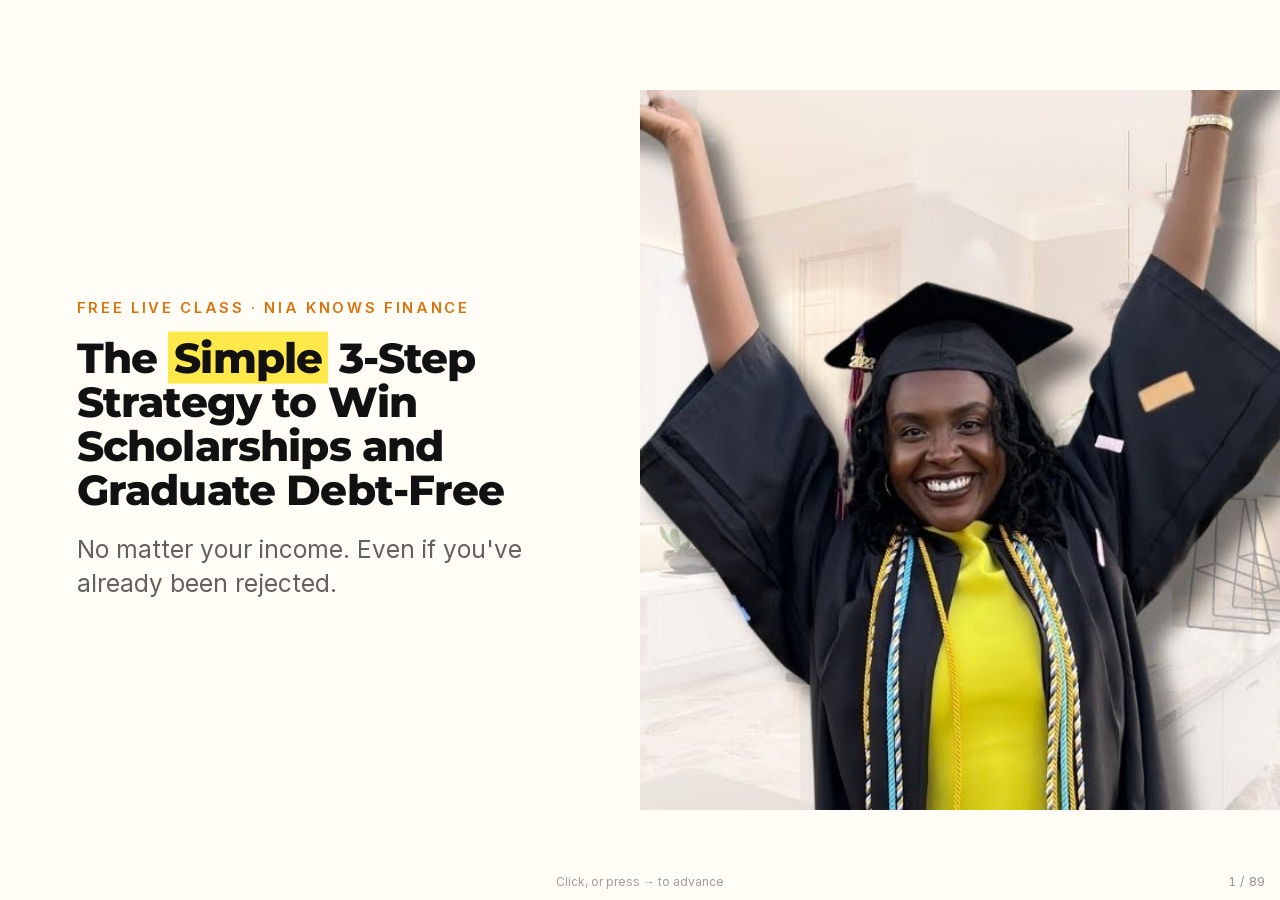
<file: webinar/index.html>
<!doctype html>
<html lang="en">
<head>
<meta charset="utf-8">
<meta name="viewport" content="width=device-width, initial-scale=1">
<meta name="robots" content="noindex">
  <link rel="icon" href="../assets/img/favicon.png" type="image/png" />
  <link rel="apple-touch-icon" href="../assets/img/apple-touch-icon.png" />
<title>The 3-Step Scholarship Strategy · Nia Knows Finance</title>
<link rel="preconnect" href="https://fonts.googleapis.com"><link rel="stylesheet" href="https://fonts.googleapis.com/css2?family=Montserrat:wght@600;700;800;900&display=swap">
<style>
@font-face{font-family:"SFD";src:url(../assets/fonts/sfpro-bold.woff2) format("woff2");font-weight:700;font-display:swap}
@font-face{font-family:"Inter";src:url(../assets/fonts/inter-normal.woff2) format("woff2");font-weight:100 900;font-display:swap}
:root{--ink:#f6ede6;--ink2:#fffaf6;--red:#9b1b30;--red2:#a57a3c;--deep:#5c0f1f;--cream:#2b1218;--mute:rgba(43,18,24,.66);--line:rgba(43,18,24,.12)}
*{box-sizing:border-box}
html,body{height:100%;margin:0}
body{overflow:hidden;background:#000;color:var(--cream);font-family:Inter,system-ui,sans-serif;-webkit-font-smoothing:antialiased}
#stage{position:fixed;left:50%;top:50%;transform:translate(-50%,-50%);width:min(100vw,177.78vh);height:min(56.25vw,100vh);overflow:hidden;background:var(--ink)}
.slide{position:absolute;inset:0;overflow:hidden;container-type:size;background:var(--ink)}
#bar{position:fixed;left:0;top:0;height:3px;background:var(--red);width:0;transition:width .3s ease;z-index:5}
#counter{position:fixed;right:14px;bottom:12px;z-index:5;font:12px/1 Inter,system-ui;color:var(--cream);opacity:.45;letter-spacing:.06em;font-variant-numeric:tabular-nums}
#hint{position:fixed;left:50%;bottom:12px;transform:translateX(-50%);z-index:5;font:12px/1 Inter;color:var(--cream);opacity:.4;transition:opacity .6s}

/* type */
h1,h2,h3{font-family:SFD,"SF Pro Display",-apple-system,Inter,sans-serif;font-weight:700;margin:0;letter-spacing:-.02em;line-height:1.04}
.h1{font-size:6.2cqw}.h2{font-size:4.6cqw}.h3{font-size:3.3cqw}
p{margin:0}
.sub{font-size:1.9cqw;line-height:1.4;color:var(--mute);margin-top:2.6cqh;max-width:46ch}
.eye{font:600 1.15cqw/1 Inter;letter-spacing:.18em;text-transform:uppercase;color:var(--red2);margin-bottom:3cqh}
.r{color:var(--red2)}
.brand{position:absolute;left:4cqw;top:5cqh;font:700 1.5cqw/1 SFD,Inter;color:var(--red2);letter-spacing:-.01em;z-index:3}

/* layouts */
.c{position:absolute;inset:0;display:flex;flex-direction:column;align-items:center;justify-content:center;text-align:center;padding:8cqh 9cqw}
.c .sub{margin-left:auto;margin-right:auto}
.redbg{background:var(--red)} .redbg .sub{color:rgba(255,255,255,.82)} .redbg .eye{color:#fff;opacity:.8}
.creambg{background:var(--cream);color:var(--ink)} .creambg .sub{color:rgba(14,13,13,.62)} .creambg .eye{color:var(--red)}
.full img.bg{position:absolute;top:0;right:0;width:56%;height:100%;object-fit:cover}
.full.rt img.bg{right:auto;left:0}
.full::after{content:"";position:absolute;inset:0;background:linear-gradient(90deg,var(--ink) 0%,var(--ink) 44%,rgba(14,13,13,.55) 52%,rgba(14,13,13,0) 64%)}
.full.rt::after{background:linear-gradient(270deg,var(--ink) 0%,var(--ink) 44%,rgba(14,13,13,.55) 52%,rgba(14,13,13,0) 64%)}
.full .tx{position:absolute;z-index:2;left:6cqw;top:50%;transform:translateY(-50%);max-width:40cqw}
.full.rt .tx{left:auto;right:6cqw}
.split{display:grid;grid-template-columns:1fr 1fr;height:100%}
.split .ph{position:relative;overflow:hidden}
.split .ph img{position:absolute;inset:0;width:100%;height:100%;object-fit:cover;object-position:50% 15%}
.split .tx{display:flex;flex-direction:column;justify-content:center;padding:0 6cqw}
.split.rev .ph{order:2}
.ph-frame{width:100%;height:100%;object-fit:cover;object-position:50% 15%;border-radius:1.4cqw}
.framed{position:absolute;inset:0;display:grid;grid-template-columns:1fr 1fr;align-items:center;gap:6cqw;padding:0 7cqw}
.framed .pic{height:72cqh;display:flex;align-items:center;justify-content:center}
.framed .pic img{max-height:72cqh;max-width:100%;border-radius:1.2cqw;box-shadow:0 3cqh 8cqh rgba(0,0,0,.5)}
.tilt{transform:rotate(-3deg)}
.pol{background:#fff;padding:1.2cqw 1.2cqw 5cqh;border-radius:.4cqw;box-shadow:0 3cqh 8cqh rgba(0,0,0,.5);transform:rotate(-4deg)}
.pol img{display:block;height:60cqh;width:auto;max-width:34cqw;object-fit:cover}
.cluster{display:flex;gap:2cqw;justify-content:center;align-items:center;margin-top:5cqh}
.cluster img{height:52cqh;width:auto;border-radius:1cqw;object-fit:cover;box-shadow:0 2cqh 6cqh rgba(0,0,0,.5)}
.cluster img:nth-child(2){transform:translateY(-3cqh)}
.cluster img:nth-child(odd){transform:rotate(-2deg)}

/* nodes */
.nodes{display:flex;align-items:flex-start;justify-content:center;gap:0;margin-top:9cqh;position:relative;width:100%}
.node{flex:1;display:flex;flex-direction:column;align-items:center;position:relative;padding:0 1.2cqw}
.node .dot{width:7.4cqw;height:7.4cqw;border-radius:50%;background:var(--ink2);border:.25cqw solid var(--red);display:grid;place-items:center;font:700 2.6cqw SFD;color:var(--cream);position:relative;z-index:2}
.node:not(:last-child)::after{content:"";position:absolute;top:3.7cqw;left:50%;width:100%;height:.25cqw;background:linear-gradient(90deg,var(--red),rgba(70,2,33,.25));z-index:1}
.node b{display:block;font:700 1.9cqw/1.2 SFD;margin-top:3cqh}
.node span{display:block;font-size:1.35cqw;line-height:1.4;color:var(--mute);margin-top:1.2cqh;max-width:22ch}
.creambg .node .dot{background:#fff;color:var(--ink)} .creambg .node span{color:rgba(14,13,13,.6)}

/* cards */
.grid{display:grid;gap:1.6cqw;margin-top:7cqh;width:100%}
.g2{grid-template-columns:1fr 1fr}.g3{grid-template-columns:repeat(3,1fr)}.g4{grid-template-columns:repeat(4,1fr)}
.card{background:var(--ink2);border:1px solid var(--line);border-radius:1.2cqw;padding:3.4cqh 1.8cqw;text-align:left}
.card .n{font:700 1.2cqw SFD;color:var(--red2);letter-spacing:.1em}
.card b{display:block;font:700 1.9cqw/1.2 SFD;margin-top:1.4cqh}
.card span{display:block;font-size:1.3cqw;line-height:1.45;color:var(--mute);margin-top:1cqh}
.creambg .card{background:#fff;border-color:rgba(14,13,13,.08)} .creambg .card span{color:rgba(14,13,13,.6)}

/* myth */
.myth{display:grid;grid-template-columns:1fr 1fr;height:100%}
.myth>div{display:flex;flex-direction:column;justify-content:center;padding:0 6cqw}
.myth .m{background:var(--ink2)} .myth .m h2{color:rgba(245,239,233,.45);text-decoration:line-through;text-decoration-color:var(--red);text-decoration-thickness:.35cqw}
.myth .t{background:var(--red)}
.myth .lab{font:600 1.2cqw Inter;letter-spacing:.2em;text-transform:uppercase;margin-bottom:3cqh;opacity:.75}

/* compare */
.cmp{display:grid;grid-template-columns:1fr 1fr;gap:2cqw;margin-top:6cqh;width:100%}
.cmp .col{border-radius:1.2cqw;padding:3.6cqh 2.4cqw;text-align:left}
.cmp .a{background:var(--ink2);border:1px solid var(--line)} .cmp .a h3{color:rgba(245,239,233,.5)}
.cmp .b{background:var(--red)}
.cmp ul{list-style:none;margin:2.6cqh 0 0;padding:0}
.cmp li{font-size:1.65cqw;line-height:1.35;padding:1.5cqh 0;border-top:1px solid rgba(255,255,255,.14)}
.cmp .a li{color:var(--mute)}

/* quote */
.q{position:absolute;inset:0;display:grid;grid-template-columns:38cqw 1fr;align-items:center}
.q .ph{height:100%;position:relative}.q .ph img{position:absolute;inset:0;width:100%;height:100%;object-fit:cover;object-position:50% 15%}
.q .tx{padding:0 7cqw}
.q blockquote{margin:0;font:700 3.4cqw/1.18 SFD;letter-spacing:-.015em}
.q cite{display:block;margin-top:4cqh;font:600 1.3cqw Inter;font-style:normal;letter-spacing:.14em;text-transform:uppercase;color:var(--red2)}
.stars{color:var(--red2);font-size:1.8cqw;letter-spacing:.3em;margin-bottom:3cqh}

/* chat prompt */
.chat{display:inline-flex;align-items:center;gap:1.2cqw;background:#fff;color:var(--ink);border-radius:5cqw;padding:2cqh 2.4cqw 2cqh 1.4cqw;margin-top:6cqh;box-shadow:0 2cqh 6cqh rgba(0,0,0,.35)}
.chat i{width:3.6cqw;height:3.6cqw;border-radius:50%;background:var(--red);display:grid;place-items:center;color:#fff;font:700 1.4cqw SFD;font-style:normal}
.chat b{font:700 2.4cqw SFD}
.caret{display:inline-block;width:.18cqw;height:2.6cqw;background:var(--red);margin-left:.4cqw;animation:blink 1s steps(1) infinite;vertical-align:middle}
@keyframes blink{50%{opacity:0}}

/* quiz */
.quiz{display:flex;gap:2cqw;margin-top:7cqh}
.quiz div{width:22cqw;padding:3.6cqh 0;border-radius:1.2cqw;border:.2cqw solid var(--line);font:700 2.8cqw SFD;transition:all .5s}
.quiz .on{background:var(--red);border-color:var(--red)}
.quiz .off{opacity:.3}
.reveal{opacity:0;transform:translateY(2cqh);transition:all .6s;margin-top:5cqh}
.reveal.in{opacity:1;transform:none}

/* stack */
.stack{width:100%;margin-top:5cqh;display:flex;flex-direction:column;gap:1.2cqh}
.stack .row{display:flex;align-items:center;justify-content:space-between;background:var(--ink2);border:1px solid var(--line);border-radius:1cqw;padding:2.1cqh 2.2cqw;font:700 1.8cqw SFD;text-align:left}
.stack .row em{font:500 1.25cqw Inter;font-style:normal;color:var(--mute)}
.stack .row.bn{border-color:rgba(168,194,86,.6)}
.stack .row.bn em{color:var(--red2)}
.btn{display:inline-block;margin-top:6cqh;background:var(--red);color:#fff;font:700 2.2cqw SFD;padding:2.8cqh 4cqw;border-radius:5cqw;box-shadow:0 2cqh 6cqh rgba(70,2,33,.4)}
.pill{display:inline-block;border:1px solid var(--line);border-radius:4cqw;padding:1.4cqh 2cqw;font-size:1.4cqw;color:var(--mute);margin-top:3cqh}

/* animations on mount */
.a1,.a2,.a3,.a4,.a5{opacity:0;transform:translateY(2.4cqh);animation:up .7s cubic-bezier(.2,.7,.2,1) forwards}
.a2{animation-delay:.18s}.a3{animation-delay:.36s}.a4{animation-delay:.54s}.a5{animation-delay:.72s}
@keyframes up{to{opacity:1;transform:none}}
.zoom img.bg{animation:kb 9s ease-out forwards}
@keyframes kb{from{transform:scale(1.08)}to{transform:scale(1)}}
html.reduced .a1,html.reduced .a2,html.reduced .a3,html.reduced .a4,html.reduced .a5{animation:none;opacity:1;transform:none}
html.reduced .zoom img.bg{animation:none}

/* demos */
.meter{width:70cqw;margin-top:8cqh;position:relative}
.meter .track{height:2.2cqh;border-radius:2cqh;background:linear-gradient(90deg,#3a3434,var(--red))}
.meter .lbls{display:flex;justify-content:space-between;margin-top:2.4cqh;font:600 1.5cqw Inter;color:var(--mute)}
.meter .needle{position:absolute;top:-2.4cqh;left:0;width:.5cqw;height:7cqh;background:var(--cream);border-radius:1cqw;transition:left 1.8s cubic-bezier(.3,.8,.2,1)}
.meter .tag{position:absolute;top:-9cqh;transform:translateX(-50%);font:700 1.6cqw SFD;background:var(--cream);color:var(--ink);padding:1cqh 1.2cqw;border-radius:.6cqw;white-space:nowrap;transition:left 1.8s cubic-bezier(.3,.8,.2,1)}
.kill{display:grid;grid-template-columns:repeat(4,1fr);gap:1.4cqw;margin-top:6cqh;width:100%}
.kill div{background:var(--ink2);border:1px solid var(--line);border-radius:1cqw;padding:3cqh 1.4cqw;text-align:left;opacity:.15;transition:all .45s}
.kill div.on{opacity:1;border-color:rgba(168,194,86,.55)}
.kill div.big{background:var(--red);border-color:var(--red)}
.kill i{font:700 1.2cqw SFD;color:var(--red2);font-style:normal;letter-spacing:.1em}
.kill div.big i{color:#fff}
.kill b{display:block;font:700 1.75cqw/1.2 SFD;margin-top:1.2cqh}
.tri{width:84cqh;height:62cqh;margin-top:4cqh;overflow:visible}
.tri line{stroke:var(--red);stroke-width:3;stroke-dasharray:400;stroke-dashoffset:400;transition:stroke-dashoffset 1s ease}
.tri.go line{stroke-dashoffset:0}
.tri circle{fill:var(--ink2);stroke:var(--red);stroke-width:3}
.tri text{fill:var(--cream);font:700 18px SFD,Inter;text-anchor:middle}
.tri .ctr{fill:var(--red2);font-size:13px;opacity:0;transition:opacity .6s 1.2s}
.tri.go .ctr{opacity:1}
.thermo{width:76cqw;margin-top:9cqh;position:relative}
.thermo .tube{height:3cqh;border-radius:3cqh;background:#2a2525;overflow:hidden}
.thermo .fill{height:100%;width:0;background:linear-gradient(90deg,#e8cfd6,var(--red));transition:width 3.2s cubic-bezier(.4,.1,.3,1)}
.thermo .steps{display:flex;justify-content:space-between;margin-top:3cqh}
.thermo .steps span{font:700 1.6cqw SFD;opacity:.25;transition:opacity .4s;width:20%;text-align:center}
.thermo .steps span.on{opacity:1}
.big{font:700 22cqh/1 SFD;color:var(--red2);letter-spacing:-.04em}
.pp{display:flex;gap:4cqw;align-items:center;margin-top:7cqh}
.pp div{width:20cqw;padding:4cqh 0;border-radius:1.2cqw;font:700 2.6cqw SFD;background:var(--ink2);border:1px solid var(--line)}
.pp .pull{animation:pull 2.4s ease-in-out infinite}
.pp .push{animation:push 2.4s ease-in-out infinite;background:var(--red);border-color:var(--red)}
@keyframes pull{50%{transform:translateX(3cqw)}}
@keyframes push{50%{transform:translateX(-3cqw)}}
html.reduced .pp div{animation:none}
.cover{height:66cqh;border-radius:1cqw;box-shadow:0 3cqh 8cqh rgba(0,0,0,.55);transform:rotate(-4deg)}
.shots{display:flex;gap:2.4cqw;justify-content:center;margin-top:5cqh}
.shots img{height:58cqh;border-radius:1.2cqw;box-shadow:0 3cqh 8cqh rgba(0,0,0,.5)}
.shots img:nth-child(1){transform:rotate(-3deg)}.shots img:nth-child(3){transform:rotate(3deg)}
.faq .q2{font:700 4.4cqw/1.12 SFD;max-width:20ch}
.faq .tag{font:600 1.2cqw Inter;letter-spacing:.2em;text-transform:uppercase;color:var(--red2);margin-bottom:4cqh}

/* Nia's own colours (her stan store and thumbnails): white, black, sunshine yellow, orange. One solid tone, plain photos, no fades. */
:root{--ink:#fffdf6;--ink2:#f4f0e3;--red:#111111;--red2:#d9730d;--deep:#000;--cream:#111111;--mute:rgba(17,17,17,.66);--line:rgba(17,17,17,.13)}
body{background:#fffdf6}
#bar{background:#f0952b} #counter,#hint{color:#111}
h1,h2,h3,.node b,.card b,.q blockquote,.stack .row,.faq .q2,.big,.chat b,.btn,.quiz div{font-family:Montserrat,SFD,Inter,sans-serif;font-weight:800}
.r{background:#ffe94a;color:#111;padding:0 .14em;box-decoration-break:clone;-webkit-box-decoration-break:clone}
.brand{color:#111}
.redbg,.myth .t,.cmp .b,.quiz .on{background:#111;color:#fff}
.redbg .eye{color:#ffe94a;opacity:1} .redbg .sub,.myth .t .lab{color:rgba(255,255,255,.78)} .cmp .b li{border-top-color:rgba(255,255,255,.16)}
.redbg .brand{color:#ffe94a}
.creambg{background:#ffe94a;color:#111} .creambg .sub{color:rgba(17,17,17,.72)} .creambg .eye,.faq .tag{color:#111}
.chat{color:#111} .chat i{background:#ffe94a;color:#111} .caret{background:#f0952b}
.creambg .chat{background:#111;color:#fff}
.btn{background:#f0952b;color:#111;box-shadow:none}
.full::after,.full.rt::after{display:none}
.full img.bg{width:50%;mask-image:none;-webkit-mask-image:none}
.full .tx{max-width:38cqw}
.split .ph{border-radius:0;box-shadow:none}
.q .ph{border-radius:0;box-shadow:none}
.myth .m{background:var(--ink2)} .myth .m h2{color:rgba(17,17,17,.42)}
.cmp .a h3{color:rgba(17,17,17,.45)}
.myth .t h2 .r{color:#111}
.stack .row.bn,.kill div.on{border-color:#f0952b}
.kill div.big{background:#ffe94a;color:#111;font:inherit;letter-spacing:normal} .kill div.big i{color:#111}
.meter .track{background:linear-gradient(90deg,#e9e3d2,#f0952b)}
.thermo .tube{background:#ebe5d4} .thermo .fill{background:#f0952b}
.node .dot{background:#ffe94a;border-color:#111;color:#111}
.node:not(:last-child)::after{background:#111}
.redbg .node .dot{background:#ffe94a} .redbg .node span{color:rgba(255,255,255,.7)}
.tri line{stroke:#111} .tri circle{fill:#ffe94a;stroke:#111} .tri text{fill:#111} .tri .ctr{fill:#d9730d}
.redbg .btn{background:#ffe94a!important;color:#111!important}
.framed .pic img,.cluster img,.shots img,.pol,.cover,.card,.stack .row,.kill div,.pp div,.chat{box-shadow:none}
.tilt,.pol,.cover,.cluster img:nth-child(odd),.cluster img:nth-child(2){transform:none}
.framed .pic img,.shots img,.cover{border-radius:.6cqw}
.big{color:#111}
.big .num{background:#ffe94a;padding:0 .08em}
.a1,.a2,.a3,.a4,.a5{animation:none;opacity:1;transform:none}
.reveal{transition:none}
.zoom img.bg{animation:none}
.kill div,.quiz div{transition:none}
.money{display:flex;gap:1.6cqw;margin-top:6cqh;align-items:center;font:800 3cqw Montserrat,SFD}
.money span{background:var(--ink2);border:1px solid var(--line);border-radius:1cqw;padding:2.6cqh 2cqw}
.money span.on{background:#ffe94a;border-color:#111}
.money em{font-style:normal;color:var(--mute);font-size:2.4cqw}
</style>
</head>
<body>
<div id="stage" aria-live="polite"></div>
<div id="bar"></div>
<div id="counter"></div>
<div id="hint">Click, or press → to advance</div>

<script>
const DECK = (function(){
  const reduced = matchMedia('(prefers-reduced-motion: reduce)').matches;
  if (reduced) document.documentElement.classList.add('reduced');
  const stage = document.getElementById('stage');
  const bar = document.getElementById('bar');
  const counter = document.getElementById('counter');
  let current = 0, SLIDES = [];
  function show(i){
    if (!SLIDES.length) return;
    current = Math.max(0, Math.min(SLIDES.length - 1, i));
    const s = SLIDES[current];
    const el = document.createElement('section');
    el.className = 'slide';
    el.innerHTML = (typeof s === 'string') ? s : (s.html || '');
    stage.replaceChildren(el);
    if (s && typeof s.onMount === 'function') s.onMount(el, { reduced });
    bar.style.width = (current / Math.max(1, SLIDES.length - 1) * 100) + '%';
    counter.textContent = (current + 1) + ' / ' + SLIDES.length;
    if (current > 0) document.getElementById('hint').style.opacity = 0;
  }
  const next = () => show(current + 1);
  const prev = () => show(current - 1);
  addEventListener('keydown', e => {
    if (['ArrowRight',' ','Spacebar','PageDown'].includes(e.key)){ e.preventDefault(); next(); }
    else if (['ArrowLeft','PageUp'].includes(e.key)){ e.preventDefault(); prev(); }
    else if (e.key === 'Home'){ show(0); }
    else if (e.key === 'End'){ show(SLIDES.length - 1); }
  });
  addEventListener('click', e => { (e.clientX < innerWidth * 0.33 ? prev : next)(); });
  function load(slides){ SLIDES = slides || []; show((+new URLSearchParams(location.search).get('s')||1)-1); }
  return { load, show, next, prev, reduced };
})();

/* ---------- slide builders (design + copy live here) ---------- */
const I = n => `../assets/img/deck/${n}?v=4`;
const P = {
  grad:'n-grad.jpg', grad2:'n-grad2.jpg', green:'n-green.jpg', green2:'n-green2.jpg', jacket:'n-jacket.jpg',
  orange:'n-orange.jpg', red:'n-red.jpg', shades:'n-shades.jpg'
};
const B = `<div class="brand">Nia Knows Finance</div>`;
const eye = t => t ? `<div class="eye a1">${t}</div>` : '';
const sub = t => t ? `<p class="sub a3">${t}</p>` : '';

const full = (img, h, s, o={}) => `<div class="full zoom ${o.rt?'rt':''}" style="position:absolute;inset:0">
  <img class="bg" src="${I(P[img]||img)}" alt="" style="object-position:${o.pos||'50% 15%'}">
  <div class="tx">${eye(o.eye)}<h2 class="${o.size||'h2'} a2">${h}</h2>${sub(s)}</div></div>`;
const split = (img, h, s, o={}) => `<div class="split ${o.rev?'rev':''}">
  <div class="ph"><img src="${I(P[img]||img)}" alt="" style="object-position:${o.pos||'50% 15%'}"></div>
  <div class="tx">${eye(o.eye)}<h2 class="${o.size||'h2'} a2">${h}</h2>${sub(s)}</div></div>`;
const text = (h, s, o={}) => `<div class="c ${o.bg||''}">${B}${eye(o.eye)}<h1 class="${o.size||'h1'} a2">${h}</h1>${sub(s)}</div>`;
const divider = (n, h, s) => `<div class="c redbg"><div class="eye a1">${n}</div><h1 class="h1 a2" style="font-size:8cqw">${h}</h1>${sub(s)}</div>`;
const framed = (img, h, s, o={}) => `<div class="framed ${o.bg||''}" ${o.bg?'style="position:absolute;inset:0"':''}>
  <div class="tx" style="text-align:left">${eye(o.eye)}<h2 class="h2 a2">${h}</h2>${sub(s)}</div>
  <div class="pic a3"><img class="${o.tilt?'tilt':''}" src="${I(img)}" alt=""></div></div>`;
const polaroid = (img, h, s, o={}) => `<div class="framed"><div class="tx" style="text-align:left">${eye(o.eye)}<h2 class="h2 a2">${h}</h2>${sub(s)}</div>
  <div class="pic a3"><div class="pol"><img src="${I(P[img]||img)}" alt=""></div></div></div>`;
const cluster = (imgs, h, s, o={}) => `<div class="c">${eye(o.eye)}<h2 class="h3 a2">${h}</h2>
  <div class="cluster a3">${imgs.map(i=>`<img src="${I(P[i]||i)}" alt="">`).join('')}</div>${s?`<p class="sub a4" style="margin-top:3cqh">${s}</p>`:''}</div>`;
const nodes = (h, items, o={}) => `<div class="c ${o.bg||''}">${eye(o.eye)}<h2 class="h2 a2">${h}</h2>
  <div class="nodes a3">${items.map((it,i)=>`<div class="node"><div class="dot">${it[2]||i+1}</div><b>${it[0]}</b>${it[1]?`<span>${it[1]}</span>`:''}</div>`).join('')}</div></div>`;
const cards = (h, items, cols, o={}) => `<div class="c ${o.bg||''}">${eye(o.eye)}<h2 class="h2 a2">${h}</h2>
  <div class="grid g${cols} a3">${items.map((it,i)=>`<div class="card"><div class="n">${String(i+1).padStart(2,'0')}</div><b>${it[0]}</b>${it[1]?`<span>${it[1]}</span>`:''}</div>`).join('')}</div></div>`;
const myth = (m, t) => `<div class="myth"><div class="m"><div class="lab">Myth</div><h2 class="h2 a1">${m}</h2></div>
  <div class="t"><div class="lab">Truth</div><h2 class="h2 a3">${t}</h2></div></div>`;
const compare = (h, a, al, b, bl, o={}) => `<div class="c">${eye(o.eye)}<h2 class="h2 a1">${h}</h2><div class="cmp">
  <div class="col a a2"><h3 class="h3">${a}</h3><ul>${al.map(x=>`<li>${x}</li>`).join('')}</ul></div>
  <div class="col b a4"><h3 class="h3">${b}</h3><ul>${bl.map(x=>`<li>${x}</li>`).join('')}</ul></div></div></div>`;
const quote = (img, q, who, o={}) => `<div class="q ${o.bg||''}" style="${o.bg?'':'background:var(--ink)'}">
  <div class="ph"><img src="${I(P[img]||img)}" alt=""></div>
  <div class="tx"><div class="stars a1">★★★★★</div><blockquote class="a2">${q}</blockquote><cite class="a3">${who}</cite></div></div>`;
const says = (img, q) => `<div class="q" style="background:var(--ink)"><div class="ph"><img src="${I(P[img]||img)}" alt=""></div>
  <div class="tx"><blockquote class="a2">&ldquo;${q}&rdquo;</blockquote><cite class="a3">Nia</cite></div></div>`;
const yes = (h, word='YES', o={}) => `<div class="c ${o.bg||'redbg'}">${eye(o.eye||'Type in the chat')}<h2 class="h2 a2" style="max-width:22ch">${h}</h2>
  <div class="chat a4"><i>N</i><b>${word}</b><span class="caret"></span></div></div>`;
const faq = q => `<div class="c faq creambg" style="position:absolute;inset:0">${B}<div class="tag a1">Questions I get asked</div><div class="q2 a2">${q}</div></div>`;


/* demos */
const meter = (h, s, at, label) => ({ html:`<div class="c">${eye('Where most families end up')}<h2 class="h2 a1">${h}</h2>
  <div class="meter a2"><div class="tag" style="left:0">${label}</div><div class="needle" style="left:0"></div><div class="track"></div>
  <div class="lbls"><span>Apply to a few, then give up</span><span>College paid for</span></div></div>${sub(s)}</div>`,
  onMount(el,{reduced}){ const n=el.querySelector('.needle'),t=el.querySelector('.tag');
    const go=()=>{n.style.left=at+'%';t.style.left=at+'%'}; reduced?go():setTimeout(go,350);} });
const killers = (focus) => ({ html:`<div class="c">${eye('The 7 mistakes that cost families scholarships')}<h2 class="h2 a1">${focus?'The biggest one is only chasing the big national ones.':'Most families make at least three of these.'}</h2>
  <div class="kill">${['Applying to fewer than 10','One essay for every scholarship','Waiting on the school counselor','Ignoring part of the prompt','Turning things in last minute','Stopping after the first no','Only chasing the big national ones',null]
   .map((k,i)=>k?`<div data-i="${i}"><i>${String(i+1).padStart(2,'0')}</i><b>${k}</b></div>`:'<div style="visibility:hidden"></div>').join('')}</div></div>`,
  onMount(el,{reduced}){ const ds=[...el.querySelectorAll('.kill div[data-i]')];
    if(focus){ds.forEach(d=>{d.classList.add('on'); if(d.dataset.i==='6') d.classList.add('big'); else d.style.opacity=.25}); return;}
    ds.forEach((d,i)=>reduced?d.classList.add('on'):setTimeout(()=>d.classList.add('on'),400+i*260)); } });
const triangle = (h, s, labels) => ({ html:`<div class="c">${eye(s)}<h2 class="h2 a1">${h}</h2>
  <svg class="tri" viewBox="-60 -24 420 310"><line x1="150" y1="40" x2="40" y2="220"/><line x1="40" y1="220" x2="260" y2="220"/><line x1="260" y1="220" x2="150" y2="40"/>
  <circle cx="150" cy="40" r="30"/><circle cx="40" cy="220" r="30"/><circle cx="260" cy="220" r="30"/>
  <text x="150" y="46">1</text><text x="40" y="226">2</text><text x="260" y="226">3</text>
  <text x="150" y="-4" style="font-size:14px">${labels[0]}</text><text x="40" y="276" style="font-size:14px">${labels[1]}</text><text x="260" y="276" style="font-size:14px">${labels[2]}</text>
  <text class="ctr" x="150" y="168">Debt-free</text></svg></div>`,
  onMount(el,{reduced}){ const t=el.querySelector('.tri'); reduced?t.classList.add('go'):setTimeout(()=>t.classList.add('go'),300);} });
const thermo = { html:`<div class="c">${eye('Step 3 · Go small and local')}<h2 class="h2 a1">How the odds change when you go local.</h2>
  <div class="thermo a2"><div class="tube"><div class="fill"></div></div>
  <div class="steps"><span>National</span><span>State</span><span>City</span><span>Your church or bank</span><span>Your odds</span></div></div>
  <p class="sub a3">Fewer people apply. The check spends the same.</p></div>`,
  onMount(el,{reduced}){ const f=el.querySelector('.fill'),ss=[...el.querySelectorAll('.steps span')];
    if(reduced){f.style.width='100%';ss.forEach(s=>s.classList.add('on'));return;}
    setTimeout(()=>f.style.width='100%',300); ss.forEach((s,i)=>setTimeout(()=>s.classList.add('on'),400+i*700)); } };
const math = { html:`<div class="c">${eye('Step 1 · Hit your target number')}<h2 class="h2 a1">Your cost of attendance times 10.</h2>
  <div class="money a2"><span>$30,000 a year</span><em>×</em><span>10</span><em>=</em><span class="on">$300,000 to apply for</span></div>
  <p class="sub a3">At 1 in 10, that covers the year.</p></div>` };
const moneyFact = { html:`<div class="c">${B}<div class="big a1">$100M+</div><h2 class="h3 a2" style="margin-top:3cqh">in scholarships goes unclaimed every year.</h2><p class="sub a3">The money is there. Most people just don\'t apply.</p></div>` };
const loanCost = { html:`<div class="c">${eye('What doing nothing costs')}<h2 class="h2 a1">Parent PLUS loans now stop at $20,000 a year.</h2>
  <div class="money a2"><span>$20,000 a year</span><em>·</em><span>$65,000 max</span><em>+</em><span class="on">interest for years</span></div>
  <p class="sub a3">And whatever college costs above that, your family still has to find.</p></div>` };
const counter = (end, h, s, suffix='') => ({ html:`<div class="c">${B}<div class="big a1"><span class="num">0</span>${suffix}</div><h2 class="h3 a2" style="margin-top:3cqh">${h}</h2>${sub(s)}</div>`,
  onMount(el,{reduced}){ const n=el.querySelector('.num'); if(reduced){n.textContent=end;return;}
    const t0=performance.now(),d=1300;(function tick(now){const p=Math.min(1,(now-t0)/d),e=1-Math.pow(1-p,3);n.textContent=Math.round(end*e);if(p<1)requestAnimationFrame(tick)})(t0);} });
const quiz = { html:`<div class="c">${B}${eye('Quick quiz before we start')}<h2 class="h2 a1" style="max-width:20ch">True or false: you need a perfect GPA to win scholarships.</h2>
  <div class="quiz a2"><div class="t">True</div><div class="f">False</div></div>
  <p class="sub reveal">False. Most scholarships care about your story and whether you applied. I\'ll show you how.</p></div>`,
  onMount(el,{reduced}){ const go=()=>{el.querySelector('.f').classList.add('on');el.querySelector('.t').classList.add('off');el.querySelector('.reveal').classList.add('in')}; reduced?go():setTimeout(go,1600);} };
const shots = (e, h, imgs) => ({ html:`<div class="c">${eye(e)}<h2 class="h3 a1">${h}</h2><div class="shots a2">${imgs.map(i=>`<img src="${I('../proof/'+i)}" alt="">`).join('')}</div></div>` });

const PILLARS = [['Hit your target number','Cost of attendance times 10'],['Tell your story','Open with a moment only you lived'],['Go small and local','Less competition, same money, better odds']];

DECK.load([
/* ===== 1 HOOK ===== */
full('grad2', 'The <span class="r">Simple</span> 3-Step Strategy to Win Scholarships and Graduate Debt-Free', 'No matter your income. Even if you\'ve already been rejected.', {eye:'Free live class · Nia Knows Finance', size:'h3', pos:'50% 20%'}),
quiz,
full('green', 'Grab a notebook. You\'re going to want it.', 'Parents, students, everybody. Tonight is for you.', {rt:true, pos:'50% 30%'}),
split('orange', 'Hey, I\'m Nia.', 'Your college cash coach. I won $1,000,000 in scholarships and went to college without paying a dime.', {eye:'Your host tonight', pos:'50% 30%'}),
yes('Where are you watching from tonight?', 'Dallas, TX', {bg:'creambg'}),
yes('Who\'s here tonight? Parent or student?', 'Parent'),
text('Tonight is for families who are <span class="r">done</span> guessing how to pay for college.', 'And ready for a plan that actually works.'),

/* ===== 2 PAIN ===== */
cards('Stop me if any of these sound familiar.', [['The bill is coming','And nobody has $200,000 sitting around'],['You applied and lost','Rejection after rejection'],['The counselor is swamped','Hundreds of students, one person'],['Loans feel like the only way','And they follow you for years']], 4),
full('red', 'You open the award letter.', 'And the gap between what they give and what it costs is huge.', {pos:'50% 30%'}),
full('jacket', 'Everyone says "just apply for scholarships."', 'Nobody tells you which ones, how many, or what to write.', {rt:true, pos:'50% 30%'}),
meter('Most families get stuck on the left.', 'They apply to a handful, lose, and decide scholarships aren\'t for them.', 18, 'You are here'),
split('green2', 'You don\'t need a perfect GPA.', 'You need a strategy, and enough applications to let it work.', {rev:true, size:'h3', pos:'50% 30%'}),
yes('Type YES if one of these sounds like you.'),

/* ===== 3 TEASE ===== */
nodes('Tonight I\'ll walk you through the 3 steps.', PILLARS, {eye:'What you\'ll learn'}),
killers(false),
framed('gift-checklist.jpg', 'You got a free gift when you signed up.', 'My Scholarship Checklist. It\'s waiting in the WhatsApp group.', {eye:'Free gift'}),

/* ===== 4 EXCITE ===== */
full('grad', 'Imagine opening the tuition bill and it says $0.', '', {rt:true, pos:'50% 30%'}),
full('shades', 'Imagine graduating with money in the bank instead of a loan.', '', {rt:true, size:'h3', pos:'50% 20%'}),
says('orange', 'Same money. Better odds. That\'s the whole game.'),

/* ===== 5 SOCIAL PROOF ===== */
full('green2', 'So why listen to me?', '', {eye:'My story', pos:'50% 30%'}),
split('red', 'My family didn\'t have $200,000 for college.', 'So it was scholarships or loans. I picked scholarships.', {pos:'50% 30%'}),
split('jacket', 'I lost my first 20 applications.', 'Including a $20,000 one from Coca-Cola. I still don\'t drink Coca-Cola.', {rev:true, pos:'50% 30%'}),
counter(100, 'scholarship applications I sent.', 'I treated it like a part-time job.', '+'),
text('$1,000,000 in scholarships.', 'Four years of college without paying a dime. I even got money back.', {eye:'What the system did'}),
text('Six figures by 21.', 'Fortune 500 internships, $30K earned from them, and a house the year I graduated.', {eye:'What came after', size:'h2'}),
framed('../her-profile.jpg', 'You might know me from here.', 'Helping Gen Z fund college and win in corporate.', {eye:'@niaknowsfinance'}),
says('grad', 'I\'m not smarter than your kid. I just had a system.'),

/* ===== 6 PARADIGM ===== */
divider('Before we start', 'The <span style="color:#ffe94a">biggest</span> mistake families make'),
compare('There are two ways to chase scholarships.', 'Lottery', ['Apply to a few big national ones','Copy and paste the same essay','Wait for the counselor to find them'], 'Strategy', ['Know your target number','Lead with your own story','Go where the competition is low']),
killers(true),
split('green', 'When you only chase the big national ones, you\'re competing with the whole country.', 'And the odds are terrible.', {pos:'50% 30%'}),
full('orange', 'And here\'s the truth: it\'s not your fault.', 'Nobody teaches this. Most schools don\'t have time to.', {rt:true, pos:'50% 30%'}),
myth('You need a perfect GPA to win scholarships.', 'You need more applications and a better story.'),
moneyFact,
triangle('Winning isn\'t luck.', 'It\'s three steps done in order', ['Target number','Your story','Small + local']),

/* ===== 7 TRAINING · STEP 1 ===== */
divider('Step 1 of 3', 'Hit your target number', 'So you know exactly how much to go after.'),
myth('Apply to a few and hope.', 'Apply until you hit your number.'),
math,
nodes('How to find your target number.', [['Find your cost of attendance','Tuition, housing, books, everything'],['Multiply it by 10','That\'s how much to apply for'],['Track every application','Deadline, amount, status']], {eye:'Step 1 · Hit your target number'}),
compare('Two students. Same school.', 'No number', ['Applies to 6 scholarships','Stops after 3 rejections','Takes out the loan'], 'Target number', ['Applies to 100+','Expects to lose some','Wins enough to cover it']),
split('red', 'Expect to lose most of them.', 'About 1 in 10 is a great hit rate. That\'s why the number matters.', {rev:true, eye:'Step 1 · Hit your target number', size:'h3', pos:'50% 30%'}),
says('jacket', 'I applied to over 100. I lost my first 20. Then they started coming.'),
yes('Type YES if you\'ve applied to fewer than 10 so far.'),

/* ===== 7 TRAINING · STEP 2 ===== */
divider('Step 2 of 3', 'Tell your story', 'Everybody\'s smart. Not everybody has your story.'),
myth('List every award and activity.', 'Open with one moment only you lived.'),
full('green2', 'The committee reads hundreds of essays.', 'Yours has to make them want the next line.', {rt:true, pos:'50% 30%'}),
compare('Student A vs Student B.', 'Student A', ['"I am a hard-working student"','A list of clubs and grades','Sounds like everyone else'], 'Student B', ['Opens with a real moment','Shows why the money matters','Sounds like one person']),
nodes('How to tell your story.', [['Start with a moment','A scene, not a résumé'],['Answer every part of the prompt','Every single question'],['Respect the word count','Not one word over']], {eye:'Step 2 · Tell your story'}),
split('orange', 'Follow the directions like it\'s the test.', 'I lost a $20,000 scholarship over a headshot I sent late.', {eye:'Step 2 · Tell your story', size:'h3', pos:'50% 30%'}),
text('Set every deadline 3 days early.', 'Late is the easiest way to lose money you already earned.', {eye:'Step 2 · Tell your story', size:'h2'}),
yes('Type YES if you\'ve ever opened an essay with "I am a hard-working student."'),

/* ===== 7 TRAINING · STEP 3 ===== */
divider('Step 3 of 3', 'Go small and local', 'Less competition, same money, better odds.'),
myth('The big national ones are the best.', 'The local ones are the easiest to win.'),
full('red', 'Local scholarships equal less competition.', 'Same money, but better odds.', {rt:true, pos:'50% 30%'}),
thermo,
cards('Where to look tonight.', [['Sororities and fraternities','Alumni chapters near you'],['Banks and credit unions','Ask the branch you already use'],['Churches','Your own and the ones nearby'],['Local foundations','Council on Foundations, GuideStar']], 4, {eye:'Step 3 · Go small and local'}),
split('jacket', 'Find them yourself.', 'Your counselor has hundreds of students. Scholarships.com, local listings and even social media all work. Never pay to apply.', {rev:true, eye:'Step 3 · Go small and local', size:'h3', pos:'50% 30%'}),
says('green', 'Over $100 million in scholarships goes unclaimed every year. Go get your share.'),
yes('Type YES if you\'re making your local list this week.'),

/* ===== 8 COMMITMENT ===== */
triangle('Target number. Your story. Small and local.', 'Here\'s the whole thing on one slide', ['Target number','Your story','Small + local']),
yes('Can you see why applying to five never worked?', 'YES', {bg:'creambg'}),
yes('Can you picture opening a $0 tuition bill?', 'YES', {bg:'creambg'}),
full('shades', 'Think about the last scholarship you lost.', 'Which of the three steps was missing?', {pos:'50% 20%'}),

/* ===== 9 TRANSITION ===== */
split('green2', 'Now you know what to do.', 'The hard part is doing 100 applications with nobody checking your work.', {pos:'50% 30%'}),
nodes('From here you\'ve got three paths.', [['Do nothing','Take the loan and pay it for years'],['Figure it out alone','More searching, more guessing'],['Let me help you','A plan built for your family, with me in your corner']]),
loanCost,
yes('Can I show you how we could work on this together?'),

/* ===== 10 OFFER ===== */
divider('Introducing', 'College Cash Coaching with Nia', 'Coaching for families who want to graduate debt-free.'),
nodes('Three steps. Done with me.', [['Target number','We set your number and your list','1'],['Your story','We build an essay that wins','2'],['Small and local','We find the money near you','3']], {eye:'How it works'}),
cards('Step 1 · Target number', [['Your cost of attendance','Broken down, line by line'],['Your number','What to go after, and by when'],['Your tracker','Every deadline in one place']], 3, {eye:'College Cash Coaching'}),
cards('Step 2 · Your story', [['Your opening moment','Found together on a call'],['Essay feedback','Before you hit submit'],['Prompt checks','Every question answered']], 3, {eye:'College Cash Coaching'}),
cards('Step 3 · Small and local', [['Your local list','Built around your city'],['Where to look each month','New deadlines, new money'],['Scam check','So you never pay to apply']], 3, {eye:'College Cash Coaching'}),
text('No perfect GPA. No $200,000. No loans you don\'t need.', 'Just a plan, and me in your corner.', {bg:'redbg', size:'h2'}),

/* ===== 11 PRICE (no number) ===== */
split('orange', 'There\'s no price on a slide.', 'Every plan is built around your family. We talk about fit first.', {eye:'Investment', rev:true, pos:'50% 30%'}),

/* ===== 12 BONUSES ===== */
framed('gift-checklist.jpg', 'Bonus: The Scholarship Checklist.', 'Everything to do the morning after this class.', {eye:'Bonus #1'}),
split('red', 'Bonus: The Scholarship Cheat Code Tracker.', 'Every application, amount and deadline in one place.', {eye:'Bonus #2', pos:'50% 30%'}),
split('jacket', 'Bonus: The College to Corporate Playbook.', 'How I landed Fortune 500 internships while in school.', {eye:'Bonus #3', rev:true, pos:'50% 30%'}),
{ html:`<div class="c">${eye('Everything you get')}<h2 class="h2 a1">College Cash Coaching with Nia</h2><div class="stack a2">
  ${[['Target number + scholarship list','Step 1'],['Essay feedback before you submit','Step 2'],['Local money map for your city','Step 3']].map(r=>`<div class="row"><span>${r[0]}</span><em>${r[1]}</em></div>`).join('')}
  ${[['The Scholarship Checklist','Bonus'],['The Scholarship Cheat Code Tracker','Bonus'],['The College to Corporate Playbook','Bonus']].map(r=>`<div class="row bn"><span>${r[0]}</span><em>${r[1]}</em></div>`).join('')}
  </div></div>` },

/* ===== 13 RISK REVERSAL ===== */
full('grad', 'If it\'s not a fit, I\'ll tell you.', 'The call is free. No pressure, no obligation.', {rt:true, eye:'My promise', pos:'50% 30%'}),

/* ===== 14 URGENCY + CTA ===== */
text('Deadlines don\'t wait, and I only take a few families at a time.', 'The earlier you start, the more money is still on the table.', {eye:'Why now', size:'h2'}),
{ html:`<div class="c redbg">${B}<div class="eye a1">Your next step</div><h1 class="h1 a2" style="max-width:18ch">Book your free college cash call</h1>
  <p class="sub a3">We look at your cost, your number and your next 30 days.</p><div class="btn a4">See if you qualify</div></div>` },
cards('What happens on the call.', [['We look at your numbers','Cost of attendance and the gap'],['We find the fastest money','Local and small first'],['You leave with a plan','Whether we work together or not']], 3),
faq('Is this for parents or students?'),
faq('What if my GPA isn\'t perfect?'),
faq('What if we already got rejected?'),
faq('Is it too late if college starts next fall?'),
faq('Is there an application?'),
full('grad2', 'You don\'t need more loans. You need a <span class="r">better plan.</span>', 'Click below and see if you qualify.', {rt:true, size:'h2', pos:'50% 20%'}),
{ html:`<div class="c">${B}<div class="eye a1">Thanks for staying</div><h2 class="h2 a2">Don\'t forget your free gift.</h2>
  <div class="a3" style="margin-top:5cqh;display:flex;gap:4cqw;align-items:center"><img class="cover" style="height:46cqh" src="${I('gift-checklist.jpg')}" alt=""><div style="text-align:left"><p class="sub" style="margin:0">Your Scholarship Checklist is waiting in the WhatsApp group.</p><div class="btn">See if you qualify</div></div></div></div>` }
]);
</script>
</body>
</html>
</file>
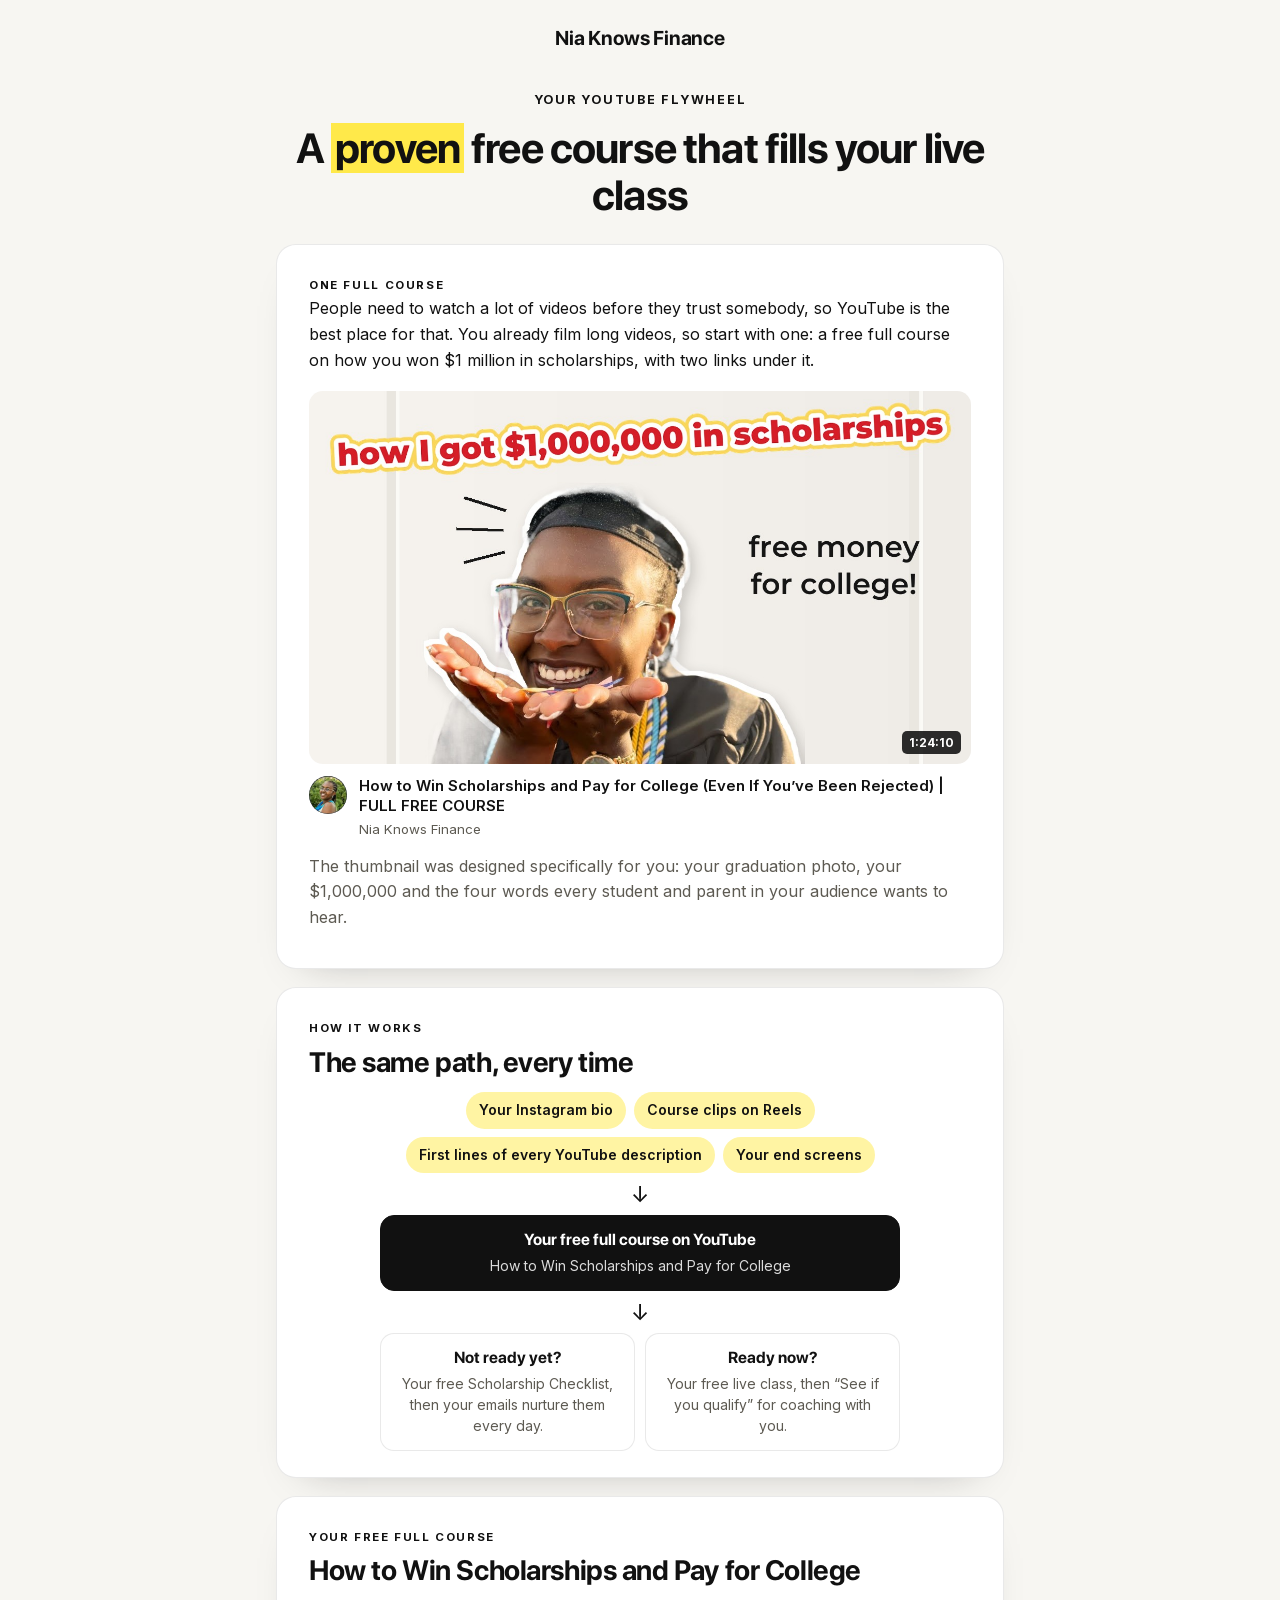
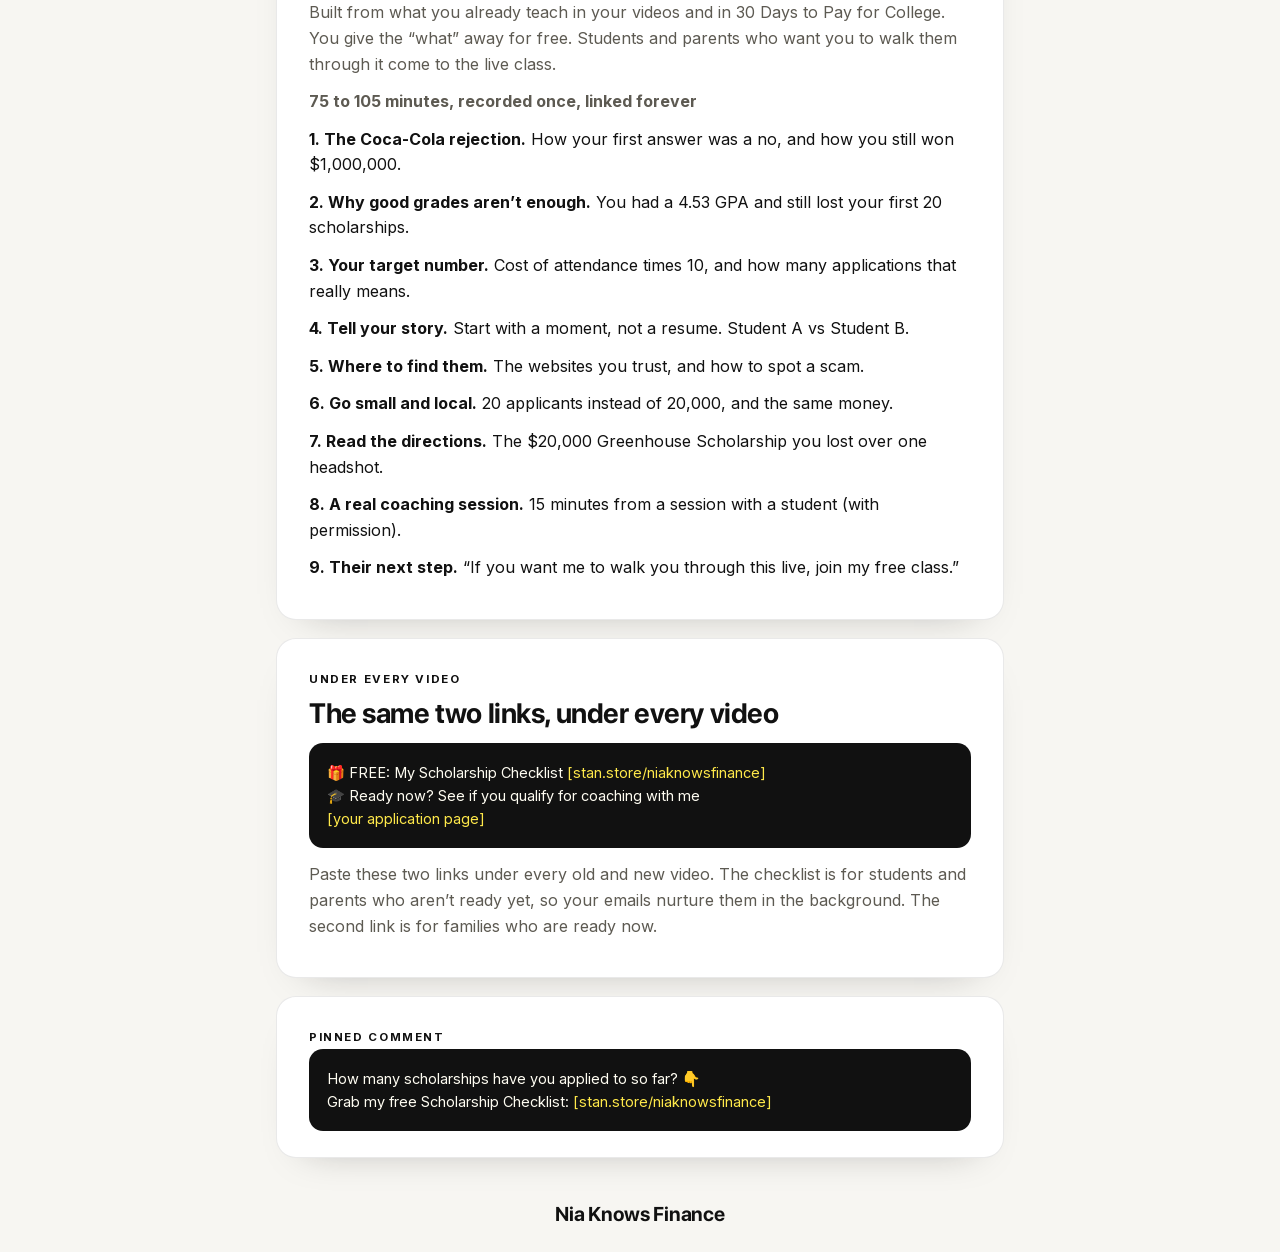
<file: youtube-flywheel/index.html>
<!doctype html>
<html lang="en">
<head>
<meta charset="utf-8" />
<meta name="viewport" content="width=device-width, initial-scale=1" />
<title>YouTube flywheel · Nia Knows Finance</title>
<meta name="robots" content="noindex" />
  <link rel="icon" href="../assets/img/favicon.png" type="image/png" />
  <link rel="apple-touch-icon" href="../assets/img/apple-touch-icon.png" />
<style>
@font-face{font-family:"SFD";src:url(../assets/fonts/sfpro-bold.woff2) format("woff2");font-weight:700;font-display:swap}
@font-face{font-family:"Inter";src:url(../assets/fonts/inter-normal.woff2) format("woff2");font-weight:100 900;font-display:swap}
:root{--bg:#f7f6f2;--card:#ffffff;--ink:#111111;--muted:#5d5a52;--red:#111111;--line:rgba(17,17,17,.09)}
*{box-sizing:border-box}
html,body{margin:0;background:var(--bg);color:var(--ink);font:400 16px/1.6 Inter,system-ui,sans-serif;overflow-x:hidden}
.wrap{max-width:760px;margin:0 auto;padding:0 16px}
.brandbar,.brandfoot{text-align:center;padding:26px 16px;font:700 20px SFD,Inter;color:var(--red);letter-spacing:-.01em}
.intro{text-align:center;padding:18px 0 26px}
.eyebrow{color:var(--red);font:700 .78rem/1 Inter;letter-spacing:.14em;text-transform:uppercase;margin:0}
h1{font:700 clamp(28px,5vw,42px)/1.1 SFD,Inter;margin:.45em 0 0;letter-spacing:-.02em}
h2{font:700 clamp(22px,3.6vw,28px)/1.15 SFD,Inter;margin:6px 0 14px;letter-spacing:-.015em}
.card{background:var(--card);border:1px solid var(--line);border-radius:20px;padding:26px clamp(18px,4vw,32px);margin:0 0 18px;box-shadow:0 18px 40px -30px rgba(20,16,16,.35)}
.tag{display:inline-block;font:700 .72rem/1 Inter;letter-spacing:.14em;text-transform:uppercase;color:var(--red)}
.card p{margin:0 0 12px}
.muted{color:var(--muted)}
.yt{margin:18px 0 6px}
.yt__thumb{position:relative;border-radius:14px;overflow:hidden;aspect-ratio:16/9}
.yt__thumb img{width:100%;height:100%;object-fit:cover;display:block}
.yt__badge{position:absolute;right:10px;bottom:10px;background:rgba(0,0,0,.82);color:#fff;font:700 12px Inter;padding:4px 7px;border-radius:5px}
.yt__meta{display:flex;gap:12px;margin-top:12px;align-items:flex-start}
.yt__meta img{width:38px;height:38px;border-radius:50%;object-fit:cover;flex:none}
.yt__meta b{display:block;font:600 15px/1.35 Inter}.yt__meta small{color:var(--muted)}
.wheel{display:flex;flex-direction:column;align-items:center;gap:10px;margin-top:8px}
.feeds{display:flex;flex-wrap:wrap;gap:8px;justify-content:center}
.feeds span{background:#fff4a3;border-radius:999px;padding:7px 13px;font-size:14px;font-weight:600}
.arrow{color:var(--red);font-size:22px;line-height:1}
.node{width:100%;max-width:520px;border:1px solid var(--line);border-radius:14px;padding:14px 16px;text-align:center;background:#fff}
.node b{display:block;font:700 16px/1.3 SFD,Inter}.node small{display:block;color:var(--muted);font-size:14px;line-height:1.5;margin-top:4px}
.node--hub{background:#111;color:#fff;border-color:#111}.node--hub small{color:rgba(255,255,255,.85)}.hl{background:#ffe94a;padding:0 4px}
.two{display:grid;grid-template-columns:1fr 1fr;gap:10px;width:100%;max-width:520px}
.two .node{max-width:none}
.li{padding-left:0}
.li b{color:var(--ink)}
.desc{white-space:pre-wrap;background:#111;color:#fffdf2;border-radius:14px;padding:18px;font:400 14.5px/1.6 Inter;overflow-wrap:anywhere}
.desc .ln{color:#ffe94a}
@media(max-width:560px){.two{grid-template-columns:1fr}}
</style>
<script>try{if("scrollRestoration" in history)history.scrollRestoration="manual"}catch(e){}addEventListener("load",function(){if(!location.hash)scrollTo(0,0)});</script>
</head>
<body>
<header class="brandbar">Nia Knows Finance</header>
<main class="wrap">
  <div class="intro">
    <p class="eyebrow">Your YouTube flywheel</p>
    <h1>A <span class="hl">proven</span> free course that fills your live class</h1>
  </div>
  <article class="card">
    <span class="tag">One full course</span>
    <p>People need to watch a lot of videos before they trust somebody, so YouTube is the best place for that. You already film long videos, so start with one: a free full course on how you won $1 million in scholarships, with two links under it.</p>
    <div class="yt">
      <div class="yt__thumb"><img src="../assets/img/flywheel-thumb.jpg?v=1" alt="Free full course thumbnail" /><span class="yt__badge">1:24:10</span></div>
      <div class="yt__meta"><img src="../assets/img/pfp.jpg" alt="" /><div><b>How to Win Scholarships and Pay for College (Even If You&rsquo;ve Been Rejected) | FULL FREE COURSE</b><small>Nia Knows Finance</small></div></div>
    </div>
    <p class="muted" style="margin-top:12px">The thumbnail was designed specifically for you: your graduation photo, your $1,000,000 and the four words every student and parent in your audience wants to hear.</p>
  </article>
  <article class="card">
    <span class="tag">How it works</span>
    <h2>The same path, every time</h2>
    <div class="wheel">
      <div class="feeds"><span>Your Instagram bio</span><span>Course clips on Reels</span><span>First lines of every YouTube description</span><span>Your end screens</span></div>
      <div class="arrow">&darr;</div>
      <div class="node node--hub"><b>Your free full course on YouTube</b><small>How to Win Scholarships and Pay for College</small></div>
      <div class="arrow">&darr;</div>
      <div class="two">
        <div class="node"><b>Not ready yet?</b><small>Your free Scholarship Checklist, then your emails nurture them every day.</small></div>
        <div class="node"><b>Ready now?</b><small>Your free live class, then &ldquo;See if you qualify&rdquo; for coaching with you.</small></div>
      </div>
    </div>
  </article>
  <article class="card">
    <span class="tag">Your free full course</span>
    <h2>How to Win Scholarships and Pay for College</h2>
    <p class="muted">Built from what you already teach in your videos and in 30 Days to Pay for College. You give the &ldquo;what&rdquo; away for free. Students and parents who want you to walk them through it come to the live class.</p>
    <p class="muted" style="margin-top:6px"><b>75 to 105 minutes, recorded once, linked forever</b></p>
    <p class="li"><b>1. The Coca-Cola rejection.</b> How your first answer was a no, and how you still won $1,000,000.</p>
    <p class="li"><b>2. Why good grades aren&rsquo;t enough.</b> You had a 4.53 GPA and still lost your first 20 scholarships.</p>
    <p class="li"><b>3. Your target number.</b> Cost of attendance times 10, and how many applications that really means.</p>
    <p class="li"><b>4. Tell your story.</b> Start with a moment, not a resume. Student A vs Student B.</p>
    <p class="li"><b>5. Where to find them.</b> The websites you trust, and how to spot a scam.</p>
    <p class="li"><b>6. Go small and local.</b> 20 applicants instead of 20,000, and the same money.</p>
    <p class="li"><b>7. Read the directions.</b> The $20,000 Greenhouse Scholarship you lost over one headshot.</p>
    <p class="li"><b>8. A real coaching session.</b> 15 minutes from a session with a student (with permission).</p>
    <p class="li"><b>9. Their next step.</b> &ldquo;If you want me to walk you through this live, join my free class.&rdquo;</p>
  </article>
  <article class="card">
    <span class="tag">Under every video</span>
    <h2>The same two links, under every video</h2>
    <div class="desc">&#127873; FREE: My Scholarship Checklist <span class="ln">[stan.store/niaknowsfinance]</span>
&#127891; Ready now? See if you qualify for coaching with me
<span class="ln">[your application page]</span></div>
    <p class="muted" style="margin-top:14px">Paste these two links under every old and new video. The checklist is for students and parents who aren&rsquo;t ready yet, so your emails nurture them in the background. The second link is for families who are ready now.</p>
  </article>
  <article class="card">
    <span class="tag">Pinned comment</span>
    <div class="desc">How many scholarships have you applied to so far? &#128071;
Grab my free Scholarship Checklist: <span class="ln">[stan.store/niaknowsfinance]</span></div>
  </article>
</main>
<footer class="brandfoot">Nia Knows Finance</footer>
</body>
</html>
</file>
<file: assets/phone.css>
/* In-feed phone mock (static ad + carousel). Shell per references/in-feed-phone-mock.md */
.sa { position: relative; overflow: hidden; padding: clamp(46px, 7vh, 84px) 0 clamp(56px, 8vh, 96px); }
.sa__glow { position: absolute; top: 0; left: 50%; transform: translateX(-50%); width: min(900px, 120vw); height: 520px; pointer-events: none;
  background: radial-gradient(50% 50% at 50% 50%, rgba(160, 120, 180, 0.2), transparent 70%); }
.sa__intro { position: relative; text-align: center; margin-bottom: clamp(30px, 5vh, 48px); padding: 0 20px; }
.sa__title { font-family: var(--display); font-weight: 500; font-size: clamp(1.9rem, 4vw, 2.6rem); line-height: 1.1; color: var(--ink); }
.stage { position: relative; display: grid; place-items: center; padding: 0 16px; }
.stage::after { content: ""; position: absolute; bottom: -18px; left: 50%; transform: translateX(-50%); width: 420px; max-width: 80vw; height: 60px; background: rgba(0,0,0,.7); filter: blur(28px); border-radius: 50%; z-index: -1; }
.phone-wrap { position: relative; }
.iphone { --w: 392px; --r: 62px; position: relative; width: var(--w); max-width: calc(100vw - 32px); aspect-ratio: 392 / 846; border-radius: var(--r); padding: 11px;
  background: linear-gradient(148deg, #6f6a63, #100e0c 30%, #2a2723 55%, #100e0c 75%, #7b756c);
  box-shadow: inset 0 0 0 1px rgba(255,255,255,.18), inset 0 0 0 2px rgba(0,0,0,.6), 0 60px 120px -30px rgba(0,0,0,.95), 0 30px 60px -20px rgba(0,0,0,.8); }
.iphone::before { content: ""; position: absolute; inset: 8px; border-radius: calc(var(--r) - 8px); background: #000; }
.iphone::after { content: ""; position: absolute; inset: 11px; border-radius: calc(var(--r) - 11px); z-index: 6; pointer-events: none; background: linear-gradient(128deg, rgba(255,255,255,.12), transparent 28%, transparent 70%, rgba(255,255,255,.05)); }
.btn-side { position: absolute; width: 3px; border-radius: 2px; background: #3a3631; }
.btn-side.l { left: -3px; } .btn-side.r { right: -3px; }
.screen { position: relative; z-index: 2; height: 100%; display: flex; flex-direction: column; border-radius: calc(var(--r) - 11px); overflow: hidden; background: #fff; color: #000;
  font-family: -apple-system, BlinkMacSystemFont, "SF Pro Text", "Helvetica Neue", Arial, sans-serif; font-size: 13px; }
.status { position: relative; height: 54px; flex: none; display: flex; align-items: center; justify-content: space-between; padding: 0 30px 0 36px; font-weight: 600; font-size: 15px; }
.island { position: absolute; left: 50%; top: 11px; transform: translateX(-50%); width: 116px; height: 33px; border-radius: 20px; background: #000; }
.island::after { content: ""; position: absolute; right: 12px; top: 11px; width: 11px; height: 11px; border-radius: 50%; background: #1a1a2a; }
.status svg { height: 12px; width: auto; }
.status .ic { display: flex; gap: 6px; align-items: center; }
.ig-top { flex: none; display: flex; align-items: center; justify-content: space-between; padding: 2px 14px 8px; }
.ig-logo { font-family: "Snell Roundhand", "Segoe Script", cursive; font-size: 30px; font-weight: 600; line-height: 1; }
.ig-top .ic { display: flex; gap: 18px; align-items: center; position: relative; }
.ig-top svg, .actions svg, .tabbar svg { width: 25px; height: 25px; fill: none; stroke: #000; stroke-width: 1.85; stroke-linecap: round; stroke-linejoin: round; }
.ig-badge { position: absolute; right: -7px; top: -6px; min-width: 18px; height: 18px; border-radius: 9px; background: #ff3040; color: #fff; font-size: 11px; font-weight: 700; display: grid; place-items: center; border: 2px solid #fff; }
.feed { flex: 1; overflow: hidden; }
.post-head { display: flex; align-items: center; gap: 10px; padding: 8px 12px; }
.avatar-ring { width: 36px; height: 36px; border-radius: 50%; padding: 2px; background: conic-gradient(from 200deg, #feda75, #fa7e1e, #d62976, #962fbf, #4f5bd5, #feda75); flex: none; }
.avatar-ring img { width: 100%; height: 100%; border-radius: 50%; border: 2px solid #fff; object-fit: cover; }
.who { flex: 1; line-height: 1.2; }
.who b { font-size: 13.5px; display: inline-flex; align-items: center; gap: 4px; }
.who small { display: block; color: #737373; font-size: 11.5px; }
.verified { width: 13px; height: 13px; }
.dots3 { font-weight: 700; letter-spacing: 1px; font-size: 16px; }
.post-media { position: relative; display: block; width: 100%; aspect-ratio: 1 / 1; background: #000; overflow: hidden; }
.post-media img { width: 100%; height: 100%; object-fit: cover; display: block; }
.cta-strip { display: flex; align-items: center; justify-content: space-between; padding: 11px 12px; background: #fafafa; border-bottom: .5px solid #dbdbdb; font-weight: 600; font-size: 14px; color: #000; text-decoration: none; }
.cta-strip i { width: 8px; height: 8px; border-right: 2px solid #000; border-bottom: 2px solid #000; transform: rotate(-45deg); }
.actions { position: relative; display: flex; align-items: center; gap: 14px; padding: 9px 12px 4px; }
.actions .spacer { flex: 1; }
.likes { padding: 2px 12px; font-weight: 600; font-size: 13.5px; }
.caption { padding: 2px 12px; font-size: 13.5px; line-height: 1.35; }
.caption .more { color: #737373; }
.comments, .stamp { padding: 3px 12px 0; color: #737373; font-size: 13px; }
.stamp { font-size: 11px; }
.tabbar { flex: none; display: flex; justify-content: space-around; align-items: center; padding: 10px 6px 4px; border-top: .5px solid #dbdbdb; background: #fff; }
.tabbar .me { width: 26px; height: 26px; border-radius: 50%; object-fit: cover; }
.homebar { flex: none; width: 138px; height: 5px; border-radius: 3px; background: #000; margin: 6px auto 8px; }
/* carousel inside the media slot */
.post-media--car { aspect-ratio: 4 / 5; }
.ctrack { display: flex; height: 100%; overflow-x: auto; scroll-snap-type: x mandatory; scrollbar-width: none; overscroll-behavior-x: contain; }
.ctrack::-webkit-scrollbar { display: none; }
.ctrack img { flex: 0 0 100%; width: 100%; height: 100%; object-fit: cover; scroll-snap-align: start; }
.cnav { position: absolute; top: 50%; transform: translateY(-50%); width: 26px; height: 26px; border-radius: 50%; border: 0; background: rgba(255,255,255,.85); display: grid; place-items: center; cursor: pointer; transition: opacity .2s; }
.cnav::before { content: ""; width: 7px; height: 7px; border-right: 2px solid #262626; border-bottom: 2px solid #262626; }
.cnav.prev { left: 8px; } .cnav.prev::before { transform: rotate(135deg); margin-left: 3px; }
.cnav.next { right: 8px; } .cnav.next::before { transform: rotate(-45deg); margin-right: 3px; }
.cnav[disabled] { opacity: 0; pointer-events: none; }
.ig-count { position: absolute; top: 12px; right: 12px; padding: 3px 9px; border-radius: 12px; background: rgba(0,0,0,.6); color: #fff; font-size: 12px; font-weight: 600; }
.cdots { position: absolute; left: 50%; top: 50%; transform: translate(-50%, -50%); display: flex; gap: 4px; }
.cdots span { width: 6px; height: 6px; border-radius: 50%; background: #c7c7c7; }
.cdots span.on { background: #0095f6; }
.hint { text-align: center; margin-top: 34px; color: var(--muted); font-size: .9rem; }
/* callout */
.callout { position: absolute; left: 100%; top: 64%; width: 230px; margin-left: 14px; pointer-events: none; transition: opacity .3s; }
.callout svg { width: 120px; height: 70px; overflow: visible; }
.callout .ln { fill: none; stroke: var(--ink); stroke-width: 2; stroke-linecap: round; stroke-dasharray: 200; stroke-dashoffset: 0; }
.bubble { display: inline-block; margin-top: 4px; padding: 10px 16px; border-radius: 14px; background: linear-gradient(120deg, var(--accent), #e04556); color: var(--accent-ink); font-family: var(--display); font-style: italic; font-size: 1.15rem; transform: rotate(-3deg); }
html.js .rv .ln { stroke-dashoffset: 200; transition: stroke-dashoffset .9s var(--ease) .35s; }
html.js .rv.is-in .ln { stroke-dashoffset: 0; }
.phone-wrap.swiped .callout { opacity: 0; }
@media (max-width: 980px) {
  .callout { position: static; margin: 22px auto 0; text-align: center; width: auto; }
  .callout svg { display: none; }
}
@media (max-width: 460px) { .iphone { --w: 320px; --r: 50px; } }
@media (prefers-reduced-motion: reduce) { html.js .rv .ln { transition: none; stroke-dashoffset: 0; } }
</file>
<file: assets/vendor/lenis.css>
html.lenis,html.lenis body{height:auto}.lenis.lenis-smooth{scroll-behavior:auto!important}.lenis.lenis-smooth [data-lenis-prevent]{overscroll-behavior:contain}.lenis.lenis-stopped{overflow:hidden}.lenis.lenis-smooth iframe{pointer-events:none}
</file>
<file: assets/vsl.css>
/* =========================================================================
   Revenue & Identity · funnel base (system B) · shared by vsl/, thank-you/,
   offer/ and the specimen doc pages. Tokens live in assets/brand.css.
   Canvas: one continuous page-level gradient (no section seams), a low red
   bloom behind the hero, fine grain.
   ========================================================================= */
* { margin: 0; padding: 0; box-sizing: border-box; }
html { min-height: 100%; background: var(--bg); }
body { min-height: 100svh; background: transparent; color: var(--ink); -webkit-font-smoothing: antialiased; font-size: 17px; line-height: 1.6; }
body::before {
  content: ""; position: fixed; inset: 0; z-index: -2; pointer-events: none;
  background:
    radial-gradient(80% 55% at 50% -12%, rgba(240,149,43, 0.16), transparent 62%),
    radial-gradient(60% 40% at 100% 100%, rgba(240,149,43, 0.06), transparent 60%),
    linear-gradient(180deg, var(--bg) 0%, var(--bg-2) 100%);
}
body::after {
  content: ""; position: fixed; inset: 0; z-index: -1; pointer-events: none; opacity: 0.05;
  background-image: url("data:image/svg+xml,%3Csvg xmlns='http://www.w3.org/2000/svg' width='140' height='140'%3E%3Cfilter id='n'%3E%3CfeTurbulence type='fractalNoise' baseFrequency='0.8' numOctaves='2' stitchTiles='stitch'/%3E%3C/filter%3E%3Crect width='100%25' height='100%25' filter='url(%23n)'/%3E%3C/svg%3E");
  background-size: 140px 140px;
}
img { display: block; }
a { color: inherit; }
.container { width: 100%; max-width: 1080px; margin-inline: auto; padding-inline: var(--gutter); }

/* ------------------------------- Reveal --------------------------------- */
html.js .reveal { opacity: 0; transform: translateY(22px); transition: opacity 0.7s var(--ease), transform 0.7s var(--ease); transition-delay: calc(var(--i, 0) * 80ms); }
html.js .reveal.is-in { opacity: 1; transform: none; }
html.js .reveal--pop { transform: translateY(18px) scale(0.97); }
.reveal--mask { overflow: hidden; }
@media (prefers-reduced-motion: reduce) { .reveal { opacity: 1; transform: none; transition: none; } }

/* ------------------------------- Type ----------------------------------- */
.eyebrow { font-family: var(--sans); font-size: 0.74rem; font-weight: 700; letter-spacing: 0.22em; text-transform: uppercase; color: var(--accent-text); margin: 0 0 18px; }
.h2 { font-family: var(--display); font-weight: 500; font-size: clamp(1.9rem, 4.2vw, 2.9rem); line-height: 1.1; letter-spacing: -0.015em; color: var(--ink); text-wrap: balance; }
.h2 em { font-style: italic; color: var(--accent-text); }
.lede { font-size: clamp(1.02rem, 1.6vw, 1.15rem); color: var(--muted); max-width: 600px; margin: 18px auto 0; }
.sec { padding: clamp(64px, 11vh, 120px) 0; }
.sec__head { text-align: center; margin-bottom: clamp(40px, 7vh, 64px); }

/* -------------------------------- Hero ---------------------------------- */
.hero { text-align: center; max-width: 980px; margin-inline: auto; padding: clamp(52px, 10vh, 112px) var(--gutter) 0; }
.hero__eyebrow { animation: up 0.9s var(--ease) both; }
.hero__title { font-family: var(--display); font-weight: 500; font-size: clamp(2.1rem, 4.6vw, 3.55rem); line-height: 1.1; letter-spacing: -0.02em; color: var(--ink); text-wrap: balance; animation: up 0.9s var(--ease) 0.06s both; }
.hero__title em { font-style: italic; color: var(--accent-text); }
.hero__title .dim { display: block; margin-top: 10px; font-family: var(--sans); font-weight: 500; font-size: 0.42em; letter-spacing: 0; line-height: 1.4; color: var(--muted); }
.hero__sub { font-size: clamp(1.02rem, 1.8vw, 1.18rem); color: var(--muted); margin: 22px auto 0; max-width: 560px; animation: up 0.9s var(--ease) 0.14s both; }
@keyframes up { from { opacity: 0; transform: translateY(16px); } to { opacity: 1; transform: none; } }
@media (prefers-reduced-motion: reduce) { .hero__eyebrow, .hero__title, .hero__sub { animation: none; } }

/* ------------------------------- Video ---------------------------------- */
.video { margin: clamp(36px, 6vh, 56px) auto 0; max-width: 820px; width: 100%; padding-inline: var(--gutter); }
.video__frame { position: relative; display: block; width: 100%; aspect-ratio: 16 / 9; border-radius: 18px; overflow: hidden; background: #000;
  border: 1px solid var(--hair); box-shadow: 0 40px 90px -30px rgba(0, 0, 0, 0.8), 0 0 0 1px rgba(240,149,43, 0.08); }
.video__frame img { position: absolute; inset: 0; width: 100%; height: 100%; object-fit: cover; transition: transform 0.8s var(--ease); }
.video__frame:hover img { transform: scale(1.025); }
.video__scrim { position: absolute; inset: 0; background: radial-gradient(60% 60% at 50% 50%, rgba(0, 0, 0, 0.05), rgba(0, 0, 0, 0.45)); }
.play { position: absolute; top: 50%; left: 50%; width: 84px; height: 84px; border-radius: 50%; transform: translate(-50%, -50%);
  background: var(--accent); box-shadow: 0 16px 40px -8px rgba(240,149,43, 0.6); transition: transform 0.3s var(--ease); }
.play::before { content: ""; position: absolute; top: 50%; left: 54%; transform: translate(-50%, -50%); border-style: solid; border-width: 13px 0 13px 21px; border-color: transparent transparent transparent var(--accent-ink); }
.video__frame:hover .play { transform: translate(-50%, -50%) scale(1.06); }
.video__bar { position: absolute; left: 0; right: 0; bottom: 0; height: 4px; background: rgba(244, 237, 228, 0.18); }
.video__bar span { display: block; height: 100%; width: 0; background: var(--accent); }

/* ------------------------------ Buttons --------------------------------- */
.cta { text-align: center; margin-top: clamp(30px, 5vh, 44px); padding-inline: var(--gutter); }
.btn-apply { display: inline-flex; align-items: center; justify-content: center; gap: 10px; min-height: 58px; padding: 18px 42px; border: 0; border-radius: 999px;
  background: var(--accent); color: var(--accent-ink); font-family: var(--sans); font-size: 1.08rem; font-weight: 700; letter-spacing: 0.01em; cursor: pointer; text-decoration: none;
  position: relative; overflow: hidden; box-shadow: 0 18px 40px -14px rgba(240,149,43, 0.7); transition: transform 0.25s var(--ease), box-shadow 0.25s var(--ease); }
.btn-apply::after { content: ""; position: absolute; inset: 0; transform: translateX(-120%); background: linear-gradient(120deg, transparent, rgba(255, 247, 242, 0.25), transparent); transition: transform 0.7s var(--ease); }
.btn-apply:hover { transform: translateY(-2px); box-shadow: 0 24px 50px -14px rgba(240,149,43, 0.85); }
.btn-apply:hover::after { transform: translateX(120%); }
.btn-apply:active { transform: scale(0.98); }
.btn-apply .arr { width: 8px; height: 8px; border-right: 2px solid currentColor; border-bottom: 2px solid currentColor; transform: rotate(-45deg); display: inline-block; }

/* -------------------------- Video case cards ---------------------------- */
.grid2 { display: grid; grid-template-columns: repeat(2, 1fr); gap: clamp(18px, 2.6vw, 30px); max-width: 940px; margin-inline: auto; }
.ccard { display: block; text-align: center; padding: 12px; border-radius: 20px; background: var(--surface); border: 1px solid var(--hair-soft); transition: transform 0.4s var(--ease), border-color 0.4s var(--ease); }
.ccard:hover { transform: translateY(-4px); border-color: rgba(240,149,43, 0.3); }
.ccard__thumb { position: relative; display: block; border-radius: 14px; overflow: hidden; aspect-ratio: 16 / 9; background: #000; }
.ccard__thumb img { width: 100%; height: 100%; object-fit: cover; transition: transform 0.6s var(--ease); }
.ccard:hover .ccard__thumb img { transform: scale(1.04); }
.ccard__play { position: absolute; top: 50%; left: 50%; width: 54px; height: 54px; border-radius: 50%; transform: translate(-50%, -50%); background: rgba(13, 11, 11, 0.55); border: 1px solid rgba(244, 237, 228, 0.35); backdrop-filter: blur(6px); }
.ccard__play::before { content: ""; position: absolute; top: 50%; left: 54%; transform: translate(-50%, -50%); border-style: solid; border-width: 8px 0 8px 13px; border-color: transparent transparent transparent var(--ink); }
.ccard:hover .ccard__play { background: var(--accent); border-color: var(--accent); }
.ccard__name { display: block; margin: 16px 0 4px; font-size: 0.72rem; font-weight: 700; letter-spacing: 0.18em; text-transform: uppercase; color: var(--accent-text); }
.ccard__cap { display: block; padding: 0 10px 8px; font-size: 1.02rem; font-weight: 500; line-height: 1.4; color: var(--ink); }
.ccard--hero { max-width: 820px; margin-inline: auto; }

.swapcard { max-width: 940px; margin: 0 auto; padding: clamp(36px, 6vw, 56px) 24px; border: 1px dashed rgba(244, 237, 228, 0.22); border-radius: 20px; text-align: center; color: var(--muted); font-size: 0.98rem; }
.swapcard b { display: block; margin-bottom: 8px; color: var(--ink); font-family: var(--display); font-weight: 500; font-size: 1.35rem; }

/* ------------------------------ Proof grid ------------------------------ */
.proof { display: grid; grid-template-columns: repeat(4, 1fr); gap: clamp(10px, 1.6vw, 18px); max-width: 1000px; margin: 0 auto; }
.proof figure { aspect-ratio: 3 / 4; border-radius: 14px; overflow: hidden; background: var(--surface); border: 1px solid var(--hair-soft); }
.proof img { width: 100%; height: 100%; object-fit: cover; transition: transform 0.6s var(--ease); }
.proof figure:hover img { transform: scale(1.04); }

/* ------------------------------- Pillars -------------------------------- */
.pillars { display: grid; grid-template-columns: repeat(3, 1fr); gap: clamp(16px, 2vw, 24px); max-width: 1040px; margin: 0 auto; }
.pillar { padding: 32px 28px 34px; border-radius: 20px; background: linear-gradient(180deg, var(--surface-2), var(--surface)); border: 1px solid var(--hair-soft); text-align: left; transition: transform 0.4s var(--ease), border-color 0.4s var(--ease); }
.pillar:hover { transform: translateY(-4px); border-color: rgba(240,149,43, 0.28); }
.pillar__n { font-family: var(--display); font-style: italic; font-weight: 500; font-size: 2.3rem; line-height: 1; color: var(--accent-text); }
.pillar__t { margin: 20px 0 10px; font-family: var(--display); font-weight: 500; font-size: 1.5rem; line-height: 1.15; color: var(--ink); }
.pillar__d { color: var(--muted); font-size: 1rem; line-height: 1.6; }

/* ------------------------------ Guarantee ------------------------------- */
.promise { max-width: 760px; margin: 0 auto; text-align: center; padding: clamp(36px, 6vw, 56px) clamp(24px, 5vw, 56px); border-radius: 24px;
  background: radial-gradient(120% 120% at 50% 0%, rgba(240,149,43, 0.14), transparent 60%), var(--surface); border: 1px solid var(--hair); }
.promise p { color: var(--muted); margin-top: 16px; }

/* --------------------- Application popup (Typeform-style) --------------- */
.apply { position: fixed; inset: 0; z-index: 500; display: flex; align-items: center; justify-content: center; padding: 20px;
  background: rgba(8, 6, 6, 0.86); backdrop-filter: blur(10px); opacity: 0; visibility: hidden; transition: opacity 0.35s var(--ease), visibility 0.35s; }
.apply.open { opacity: 1; visibility: visible; }
.apply__card { position: relative; width: 100%; max-width: 640px; min-height: 420px; padding: clamp(28px, 5vw, 52px); border-radius: 22px; background: var(--surface); border: 1px solid var(--hair);
  box-shadow: 0 40px 100px -30px rgba(0, 0, 0, 0.9); transform: translateY(16px) scale(0.98); transition: transform 0.45s var(--ease); display: flex; flex-direction: column; }
.apply.open .apply__card { transform: none; }
.apply__close { position: absolute; top: 12px; right: 12px; width: 46px; height: 46px; border-radius: 50%; border: 1px solid rgba(244, 237, 228, 0.3); background: var(--surface-2); color: var(--ink); font-size: 1.5rem; line-height: 1; cursor: pointer; transition: background 0.2s, transform 0.3s var(--ease); }
.apply__close:hover { background: var(--accent); border-color: var(--accent); transform: rotate(90deg); }
.apply__progress { height: 3px; border-radius: 3px; background: var(--hair); overflow: hidden; margin: 6px 48px 30px 0; }
.apply__progress span { display: block; height: 100%; width: 0; background: var(--accent); transition: width 0.5s var(--ease); }
.q { display: none; flex-direction: column; flex: 1; }
.q.on { display: flex; animation: qin 0.5s var(--ease) both; }
@keyframes qin { from { opacity: 0; transform: translateY(14px); } to { opacity: 1; transform: none; } }
.q__count { font-size: 0.78rem; font-weight: 700; letter-spacing: 0.16em; text-transform: uppercase; color: var(--accent-text); margin-bottom: 14px; }
.q__title { font-family: var(--display); font-weight: 500; font-size: clamp(1.45rem, 3.4vw, 1.95rem); line-height: 1.2; color: var(--ink); margin-bottom: 24px; }
.q__input { width: 100%; min-height: 52px; padding: 10px 2px; border: 0; border-bottom: 2px solid rgba(244, 237, 228, 0.25); background: transparent; color: var(--ink); font-family: var(--sans); font-size: 1.25rem; outline: none; transition: border-color 0.2s; }
.q__input:focus { border-color: var(--accent-text); }
.q__input::placeholder { color: rgba(179, 168, 156, 0.6); }
.q__opts { display: grid; gap: 10px; }
.q__opt { display: flex; align-items: center; gap: 12px; min-height: 52px; padding: 12px 16px; border-radius: 12px; border: 1px solid var(--hair); background: var(--surface-2); color: var(--ink); font-family: var(--sans); font-size: 1rem; text-align: left; cursor: pointer; transition: border-color 0.2s, background 0.2s; }
.q__opt:hover { border-color: rgba(240,149,43, 0.5); }
.q__opt.sel { border-color: var(--accent-text); background: var(--accent-soft); }
.q__opt kbd { flex: none; width: 26px; height: 26px; display: grid; place-items: center; border-radius: 6px; border: 1px solid var(--hair); font-family: var(--sans); font-size: 0.78rem; color: var(--muted); }
.q__foot { display: flex; align-items: center; gap: 14px; margin-top: auto; padding-top: 26px; }
.q__ok { min-height: 48px; padding: 12px 24px; border: 0; border-radius: 999px; background: var(--accent); color: var(--accent-ink); font-family: var(--sans); font-weight: 700; font-size: 1rem; cursor: pointer; }
.q__hint { font-size: 0.82rem; color: var(--muted); }
.q__hint b { color: var(--ink); }
/* booking step */
.book__days { display: grid; grid-template-columns: repeat(3, 1fr); gap: 10px; margin-bottom: 16px; }
.book__day { min-height: 64px; border-radius: 12px; border: 1px solid var(--hair); background: var(--surface-2); color: var(--ink); font-family: var(--sans); cursor: pointer; }
.book__day small { display: block; color: var(--muted); font-size: 0.74rem; letter-spacing: 0.1em; text-transform: uppercase; }
.book__day b { font-size: 1.15rem; }
.book__day.sel { border-color: var(--accent-text); background: var(--accent-soft); }
.book__slots { display: grid; grid-template-columns: repeat(3, 1fr); gap: 10px; }
.book__slot { min-height: 48px; border-radius: 10px; border: 1px solid rgba(240,149,43, 0.45); background: transparent; color: var(--ink); font-family: var(--sans); font-weight: 700; cursor: pointer; transition: background 0.2s; }
.book__slot:hover { background: var(--accent); border-color: var(--accent); color: var(--accent-ink); }
.book__tz { margin-top: 14px; font-size: 0.82rem; color: var(--muted); }

/* ------------------------------ Thank-you ------------------------------- */
.ty-step { padding: clamp(48px, 8vh, 88px) 0 0; }
.ty-step__label { text-align: center; font-size: 0.74rem; font-weight: 700; letter-spacing: 0.22em; text-transform: uppercase; color: var(--accent-text); margin-bottom: 14px; }
.ty-step__title { text-align: center; font-family: var(--display); font-weight: 500; font-size: clamp(1.7rem, 3.6vw, 2.4rem); line-height: 1.15; color: var(--ink); margin-bottom: clamp(30px, 5vh, 48px); }
.ty__signoff { text-align: center; font-family: var(--display); font-style: italic; font-weight: 500; font-size: clamp(1.6rem, 3.4vw, 2.2rem); color: var(--ink); padding: clamp(64px, 10vh, 110px) 0 clamp(40px, 6vh, 64px); }

@media (max-width: 860px) {
  .pillars { grid-template-columns: 1fr; max-width: 560px; }
  .proof { grid-template-columns: repeat(2, 1fr); }
}
@media (max-width: 640px) {
  .hero__title { font-size: 1.85rem; line-height: 1.14; }
  .hero__title .dim { font-size: 0.55em; }
  .grid2 { grid-template-columns: 1fr; }
  .play { width: 64px; height: 64px; }
  .book__days, .book__slots { grid-template-columns: repeat(3, 1fr); }
  .apply__card { min-height: 0; }
}

/* ---- mobile hardening (references/mobile.md) ---- */
img, svg, video, canvas, iframe { max-width: 100%; height: auto; }
p, li, td, th, blockquote, figcaption, h1, h2, h3, h4, h5, h6 { overflow-wrap: anywhere; }
table, pre { display: block; max-width: 100%; overflow-x: auto; }
@media (max-width: 420px) { .tok-merge, .tok-link, code { white-space: normal; } }

/* screenshot mode (?static=1): final states, no motion */
html.static *, html.static *::before, html.static *::after { animation: none !important; transition: none !important; }

/* opt-in gate + "playing" state of the sample video */
.optin__card { min-height: 0; max-width: 520px; }
.optin__form { display: flex; flex-direction: column; }
.video__frame.is-playing .play { opacity: 0; transform: translate(-50%, -50%) scale(0.8); transition: opacity .3s, transform .3s; }
.video__frame.is-playing .video__scrim { background: transparent; }
.video__frame.is-playing .video__bar span { width: 100%; transition: width 840s linear; }

/* pulsing glow on the main buttons, like the pulse-glow keyframes on the reference pages */
@keyframes ctaPulse { 0%, 100% { box-shadow: 0 14px 40px -12px rgba(240,149,43, 0.55), 0 0 0 0 rgba(240,149,43, 0.45); } 50% { box-shadow: 0 18px 54px -10px rgba(240,149,43, 0.9), 0 0 0 12px rgba(240,149,43, 0); } }
@keyframes playPulse { 0% { box-shadow: 0 0 0 0 rgba(240,149,43, 0.55); } 70%, 100% { box-shadow: 0 0 0 26px rgba(240,149,43, 0); } }
.btn-apply, .q__ok { animation: ctaPulse 2.4s ease-in-out infinite; }
.video__frame .play { animation: playPulse 2s ease-out infinite; border-radius: 50%; }
@media (prefers-reduced-motion: reduce) { .btn-apply, .q__ok, .video__frame .play, .st6__eyebrow, .hero__eyebrow { animation: none; } }

/* soft glow on the audience line above the headline */
@keyframes browGlow { 0%, 100% { text-shadow: 0 0 6px rgba(240,149,43, 0.25); } 50% { text-shadow: 0 0 18px rgba(240,149,43, 0.95), 0 0 34px rgba(240,149,43, 0.45); } }
.st6__eyebrow, .hero__eyebrow { animation: browGlow 2.6s ease-in-out infinite; }
@media (prefers-reduced-motion: reduce) { .st6__eyebrow, .hero__eyebrow { animation: none; } }
</file>
<file: assets/emails.css>
/* =========================================================================
   Opted-In email sequence, deliverable page.
   Background canvas, .container and .reveal base come from ../vsl/vsl.css.
   ========================================================================= */
.seq {
  position: relative;
  overflow: hidden; /* contain the glow */
  padding: clamp(52px, 8vh, 104px) 0 clamp(48px, 8vh, 96px);
}
.seq .container { position: relative; z-index: 1; max-width: 760px; }

.seq__glow {
  position: absolute; top: clamp(0px, 3vw, 50px); left: 50%; transform: translateX(-50%);
  width: min(900px, 116vw); height: 480px; z-index: 0; pointer-events: none;
  background: radial-gradient(50% 50% at 50% 50%, rgba(138, 92, 62, 0.10), rgba(138, 92, 62, 0) 70%);
}
@media (prefers-reduced-motion: no-preference) {
  .seq__glow { animation: seqBreathe 9s var(--ease) infinite alternate; will-change: transform, opacity; }
}
@keyframes seqBreathe {
  from { opacity: 0.72; transform: translateX(-50%) scale(0.95); }
  to   { opacity: 1;    transform: translateX(-50%) scale(1.08); }
}

/* --- intro --- */
.seq__intro { text-align: center; max-width: 660px; margin: 0 auto clamp(40px, 6vw, 66px); }
.seq__eyebrow { margin: 0 0 14px; font-family: var(--sans); font-size: 0.78rem; font-weight: 700;
  letter-spacing: 0.2em; text-transform: uppercase; color: var(--accent-text); }
.seq__title { margin: 0 0 16px; font-family: var(--display); font-weight: 500;
  font-size: clamp(1.9rem, 1.2rem + 2.6vw, 2.8rem); line-height: 1.08; letter-spacing: -0.02em;
  color: var(--ink); text-wrap: balance; }
.seq__sub { margin: 0; font-family: var(--sans); font-size: 1.02rem; line-height: 1.5; color: var(--muted); }

/* --- sequence list --- */
.seq__list { display: flex; flex-direction: column; gap: clamp(18px, 2.4vw, 26px); }

/* --- email card --- */
.email {
  position: relative;
  background: #ffffff; box-shadow: 0 20px 40px -32px rgba(43,34,28,.35);
  border: 1px solid rgba(227, 199, 149, 0.16);
  border-radius: 18px;
  padding: clamp(22px, 3vw, 34px);
  box-shadow: 0 14px 34px rgba(0, 0, 0, 0.34);
}
.email__head { display: flex; align-items: center; justify-content: space-between; gap: 16px; margin-bottom: 18px; }
.email__tag { font-family: var(--sans); font-size: 0.72rem; font-weight: 700; letter-spacing: 0.14em; text-transform: uppercase; color: var(--accent-text); }
.email__count { font-family: var(--sans); font-size: 0.72rem; letter-spacing: 0.08em; color: var(--muted); white-space: nowrap; }
.email__sl-label { display: block; font-family: var(--sans); font-size: 0.64rem; font-weight: 700; letter-spacing: 0.18em; text-transform: uppercase; color: var(--muted); margin-bottom: 8px; }
.email__subject { margin: 0 0 20px; font-family: var(--display); font-weight: 500;
  font-size: clamp(1.15rem, 0.9rem + 0.9vw, 1.5rem); line-height: 1.2; letter-spacing: -0.01em; color: var(--ink); }
.email__subject::before { content: ""; display: block; height: 1px; background: var(--hair); margin: 0 0 18px; }
.email__body p { margin: 0 0 12px; font-family: var(--sans); font-size: 0.98rem; line-height: 1.62; color: var(--ink); }
.email__body p:last-child { margin-bottom: 0; }
.email__sign { margin: 16px 0 0; font-family: var(--sans); font-size: 0.95rem; color: var(--muted); }
.email__ps { margin: 16px 0 0; padding-top: 14px; border-top: 1px solid var(--hair); font-family: var(--sans); font-size: 0.9rem; line-height: 1.55; color: var(--muted); }

/* --- merge tags + links --- */
.tok-link, .tok-merge { font-family: ui-monospace, SFMono-Regular, Menlo, monospace; font-size: 0.84em; border-radius: 6px; padding: 1px 7px; white-space: nowrap; overflow-wrap: anywhere; max-width: 100%; }
.tok-link { color: var(--accent-text); background: rgba(184, 147, 90, 0.12); border: 1px solid rgba(227, 199, 149, 0.32); }
.tok-merge { color: var(--muted); background: rgba(255, 255, 255, 0.05); border: 1px solid rgba(255, 255, 255, 0.08); }

/* --- reveal variants (driven by vsl.js toggling .is-in) --- */
.reveal--mask { opacity: 1; transform: none; overflow: hidden; }
.reveal--mask > * { display: block; transform: translateY(115%); transition: transform 0.72s var(--ease); transition-delay: calc(var(--i, 0) * 70ms); }
.reveal--mask.is-in > * { transform: none; }

@media (max-width: 600px) { .seq .container { max-width: 460px; } }
@media (prefers-reduced-motion: reduce) {
  .seq__glow { animation: none; }
  .reveal--mask > * { transform: none; transition: none; }
}

/* ---- mobile hardening (references/mobile.md) ---- */
img, svg, video, canvas, iframe { max-width: 100%; height: auto; }
p, li, td, th, blockquote, figcaption,
h1, h2, h3, h4, h5, h6 { overflow-wrap: anywhere; }
table, pre { display: block; max-width: 100%; overflow-x: auto; }
@media (max-width: 700px) {
  .tag, [class*="badge"], [class*="pill"] { margin-left: 0; }
}
@media (max-width: 420px) {
  .tok-merge, .tok-link, code { white-space: normal; }
}

.email__pv { margin: 8px 0 18px; font-size: 0.9rem; color: var(--muted); }
.email__pv b { margin-right: 8px; font-size: 0.7rem; font-weight: 700; letter-spacing: 0.16em; text-transform: uppercase; color: var(--accent-text); }
.seq .container { max-width: 760px; }

.email__h1 { font-family: var(--display) !important; font-size: 1.25rem !important; color: var(--ink) !important; line-height: 1.3 !important; margin-bottom: 18px !important; }
.email__body p.li { padding-left: 18px; position: relative; }
.email__body p.li::before { content: ""; position: absolute; left: 2px; top: .7em; width: 6px; height: 6px; border-radius: 50%; background: var(--accent-text); }
.email__body p.quote { padding: 12px 16px; border-left: 2px solid var(--accent-text); background: rgba(196,30,51,.07); border-radius: 0 10px 10px 0; color: var(--ink); font-style: italic; }
.email__body b { color: var(--ink); }
.email__body i { color: var(--ink); }
.ps { margin: 10px 0 0; font-size: .95rem; color: var(--muted); }

/* asset buttons, like Yvonne's "GET THE DIFFERENCE SHEET" */
.asset { margin: 18px 0 6px; }
.asset__btn { display: inline-block; padding: 14px 22px; border-radius: 10px; background: var(--accent-text); color: #fff; font-weight: 700; font-size: .9rem; letter-spacing: .04em; text-decoration: none; }
.asset__btn:hover { filter: brightness(1.08); }
</file>
<file: assets/brand.css>
/* Nia Knows Finance · funnel brand for the email pages
   Her brand: white, black ink, yellow and orange. SF Pro Display Bold headings + Inter text. */
@font-face { font-family: "SFD"; src: url("fonts/sfpro-bold.woff2") format("woff2"); font-weight: 700 900; font-style: normal; font-display: swap; }
@font-face { font-family: "Inter"; src: url("fonts/inter-normal.woff2") format("woff2"); font-weight: 100 900; font-style: normal; font-display: swap; }

:root {
  --bg: #fff8ec;
  --bg-2: #ede4dc;
  --surface: #ffffff;
  --surface-2: #faf6f2;
  --ink: #0e0d0d;
  --muted: #6d625d;
  --hair: rgba(14, 13, 13, 0.12);
  --hair-soft: rgba(14, 13, 13, 0.06);
  --accent: #141414;
  --accent-text: #141414;
  --accent-ink: #ffffff;
  --accent-soft: rgba(255,233,74,0.45);
  --display: "SFD", "SF Pro Display", -apple-system, "Inter", sans-serif;
  --impact: "SFD", "SF Pro Display", -apple-system, sans-serif;
  --sans: "Inter", -apple-system, BlinkMacSystemFont, "Segoe UI", Roboto, Helvetica, Arial, sans-serif;
  --gutter: clamp(20px, 5vw, 40px);
  --ease: cubic-bezier(0.16, 1, 0.3, 1);
}

body { display: flex; flex-direction: column; font-family: var(--sans); overflow-x: hidden; }
.page { flex: 1 1 auto; min-width: 0; }
::selection { background: var(--accent); color: var(--accent-ink); }

/* -------------------------------- Lockup -------------------------------- */
.brand { display: inline-flex; align-items: center; gap: 12px; }
.brand__word {
  font-family: var(--display);
  font-weight: 700;
  text-transform: lowercase;
  letter-spacing: -0.01em;
  color: var(--ink);
  white-space: nowrap;
  line-height: 1;
}
.brand__word i { font-style: italic; text-transform: none; letter-spacing: 0.02em; color: var(--accent-text); }

/* ------------------------------ The mark -------------------------------- */
.seal { display: block; overflow: visible; }
.seal__arc { fill: none; stroke: var(--ink); stroke-width: 6; stroke-linecap: round; }
.seal__dot { fill: var(--accent-text); }
.seal--animate .seal__arc { stroke-dasharray: 220; stroke-dashoffset: 220; animation: sealDraw 1.1s var(--ease) 0.1s forwards; }
.seal--animate .seal__dot { opacity: 0; transform-box: fill-box; transform-origin: center; animation: sealDot 0.5s var(--ease) 0.9s forwards; }
@keyframes sealDraw { to { stroke-dashoffset: 0; } }
@keyframes sealDot { from { opacity: 0; transform: scale(0.2); } to { opacity: 1; transform: none; } }

/* ------------------------------ Brand bar (specimen docs only) ---------- */
.brandbar { display: flex; justify-content: center; padding: 28px var(--gutter); }
.brandbar .seal { width: 26px; height: 26px; }
.brandbar .brand__word { font-size: 0.9rem; }

/* -------------------------------- Footer --------------------------------
   Branding-only banner: height = 1.5x the lockup, lockup dead centre. */
.brandfoot { --lock: 28px; display: flex; align-items: center; justify-content: center; height: calc(var(--lock) * 1.5 + 56px); padding: 28px var(--gutter); }
.brandfoot .brand { height: var(--lock); }
.brandfoot .seal { width: 22px; height: 22px; }
.brandfoot .seal__arc { stroke: var(--muted); }
.brandfoot .brand__word { font-size: 0.78rem; color: var(--muted); }
.brandfoot .brand__word i { color: var(--muted); }

@media (prefers-reduced-motion: reduce) {
  .seal--animate .seal__arc { animation: none; stroke-dashoffset: 0; }
  .seal--animate .seal__dot { animation: none; opacity: 1; }
}

/* ---- mobile hardening (references/mobile.md) ---- */
*, *::before, *::after { box-sizing: border-box; }
img, svg, video, canvas, iframe { max-width: 100%; height: auto; }
p, li, td, th, blockquote, figcaption,
h1, h2, h3, h4, h5, h6 { overflow-wrap: anywhere; }
table, pre { display: block; max-width: 100%; overflow-x: auto; }
@media (max-width: 700px) {
  .tag, [class*="badge"], [class*="pill"] { margin-left: 0; }
}
@media (max-width: 420px) {
  .tok-merge, .tok-link, code { white-space: normal; }
}

/* one type system across every funnel page: SF Pro Display Bold headings */
h1, h2, h3, .brand__word, .seq__title, .script__title, .email__subject, .sec__title, .ad__title, .ty-step__title, .ccard__cap, .layer__t { font-family: var(--display); font-style: normal; }
.seq__title, .script__title, .ty__title { font-weight: 800; letter-spacing: -.03em; }
.email__subject, .sec__title, .ad__title, .ty-step__title { font-weight: 700; letter-spacing: -.02em; }
em, i.standout, .standout { font-style: normal; }
h1 { font-weight: 800; }
.brandbar .brand__word { font-size: 1.2rem; }
.brandfoot .brand__word { font-size: 1rem; }
</file>
<file: assets/funnel.css>
/* Nia Knows Finance · live class funnel (register, thank-you, replay)
   SF Pro Display Bold headings, Inter text, pill eyebrows, one highlighted phrase,
   glowing pill CTAs, soft rounded cards. Cat's colours: cream, wine, gold. */
@font-face{font-family:"SFD";src:url(fonts/sfpro-bold.woff2) format("woff2");font-weight:700 900;font-display:swap}
@font-face{font-family:"Inter";src:url(fonts/inter-normal.woff2) format("woff2");font-weight:100 900;font-display:swap}
:root{
  --bg:#fbf7f3;--bg-2:#fff8ec;--blush:#f6e4e1;--card:#ffffff;
  --ink:#0e0d0d;--ink-2:#4a4240;--muted:#7a6e69;
  --line:rgba(14,13,13,.09);
  --red:#141414;--red-2:#e0303c;--red-soft:rgba(240,149,43,.10);--red-glow:rgba(240,149,43,.28);
  --wine:#5c0a12;
  --display:"SFD","SF Pro Display",-apple-system,Inter,sans-serif;
  --sans:Inter,-apple-system,BlinkMacSystemFont,"Segoe UI",Roboto,Helvetica,Arial,sans-serif;
  --r:24px;--maxw:1080px;
}
*,*::before,*::after{box-sizing:border-box}
html{scroll-behavior:smooth}
body{margin:0;background:var(--bg);color:var(--ink);font-family:var(--sans);font-size:16px;line-height:1.6;-webkit-font-smoothing:antialiased;overflow-x:hidden}
img{max-width:100%;display:block}
a{color:inherit;text-decoration:none}
p,li,h1,h2,h3,blockquote{overflow-wrap:anywhere}
h1,h2,h3{font-family:var(--display);font-weight:700;letter-spacing:-.025em;margin:0;line-height:1.1}
.wrap{max-width:var(--maxw);margin:0 auto;padding:0 20px}
.narrow{max-width:760px}

/* header: logo · countdown · button */
.jd-head{position:sticky;top:0;z-index:20;background:rgba(251,247,243,.86);backdrop-filter:blur(12px);-webkit-backdrop-filter:blur(12px);border-bottom:1px solid var(--line)}
.jd-head .row{display:flex;align-items:center;justify-content:space-between;gap:16px;height:68px}
.logo{font:700 22px/1 var(--display);letter-spacing:-.02em}
.logo i{font-style:normal;color:var(--red)}
.mini-cd{display:flex;align-items:flex-start;gap:8px;font-family:var(--display)}
.mini-cd div{text-align:center;min-width:34px}
.mini-cd b{display:block;font-size:20px;line-height:1}
.mini-cd span{display:block;font:600 9px/1.4 var(--sans);letter-spacing:.14em;text-transform:uppercase;color:var(--muted);margin-top:3px}
.mini-cd i{font-style:normal;font-size:18px;color:var(--muted);line-height:1}

/* pill eyebrow */
.pill-eb{display:inline-flex;align-items:center;gap:8px;padding:6px 14px 6px 6px;border-radius:999px;background:#fff;border:1px solid rgba(240,149,43,.25);box-shadow:0 0 0 4px rgba(240,149,43,.05);font:700 12px/1 var(--sans);letter-spacing:.06em;text-transform:uppercase}
.pill-eb img{width:22px;height:22px;border-radius:50%;object-fit:cover}
.pill-eb .live{width:8px;height:8px;border-radius:50%;background:var(--red);margin-left:6px;box-shadow:0 0 0 0 var(--red-glow);animation:pulse 1.8s infinite}
@keyframes pulse{0%{box-shadow:0 0 0 0 rgba(240,149,43,.45)}70%{box-shadow:0 0 0 9px rgba(240,149,43,0)}100%{box-shadow:0 0 0 0 rgba(240,149,43,0)}}
.hl{background:var(--red-soft);color:var(--red);border-radius:10px;padding:0 .18em;box-decoration-break:clone;-webkit-box-decoration-break:clone}
.it{font-style:italic;color:var(--red)}

/* glowing pill CTA */
.cta{display:inline-flex;align-items:center;justify-content:center;gap:14px;padding:6px;border-radius:999px;background:rgba(240,149,43,.10);border:1px solid rgba(240,149,43,.22);cursor:pointer;font:inherit;color:inherit}
.cta span{display:inline-flex;align-items:center;gap:16px;padding:17px 22px 17px 34px;border-radius:999px;background:linear-gradient(180deg,var(--red-2),var(--red));color:#fff;font:800 15px/1 var(--sans);letter-spacing:.06em;text-transform:uppercase;box-shadow:0 10px 28px var(--red-glow),inset 0 1px 0 rgba(255,255,255,.25);transition:transform .2s ease,box-shadow .2s ease}
.cta span::after{content:"";width:26px;height:26px;border-radius:50%;background:rgba(255,255,255,.18) url("data:image/svg+xml,%3Csvg xmlns='http://www.w3.org/2000/svg' viewBox='0 0 24 24' fill='none' stroke='white' stroke-width='3' stroke-linecap='round' stroke-linejoin='round'%3E%3Cpath d='M9 6l6 6-6 6'/%3E%3C/svg%3E") center/14px no-repeat}
.cta:hover span{transform:translateY(-1px);box-shadow:0 14px 34px rgba(240,149,43,.36),inset 0 1px 0 rgba(255,255,255,.25)}
.cta--sm span{padding:12px 14px 12px 20px;font-size:12px;gap:10px}
.cta--sm span::after{width:20px;height:20px;background-size:11px}
.cta--sm{padding:4px}

section{padding:76px 0}
.sec-h{text-align:center;margin:0 auto 40px;max-width:720px}
.sec-h h2{font-size:clamp(30px,4.4vw,46px)}
.sec-h p{color:var(--ink-2);margin:14px auto 0;max-width:56ch}
.eyebrow{display:block;font:800 12px/1 var(--sans);letter-spacing:.18em;text-transform:uppercase;color:var(--red);margin-bottom:14px}
.card{background:var(--card);border:1px solid var(--line);border-radius:var(--r);box-shadow:0 30px 60px -40px rgba(60,20,20,.25)}
.center{text-align:center}
.note{font-size:13.5px;color:var(--muted);margin:14px auto 0;max-width:52ch;text-align:center}

/* mobile hardening */
@media(max-width:700px){
  section{padding:56px 0}
  .jd-head .row{height:60px}
  .mini-cd{display:none}
  .logo{font-size:20px}
}
@media (prefers-reduced-motion:reduce){.pill-eb .live{animation:none}.cta span{transition:none}}
</file>
